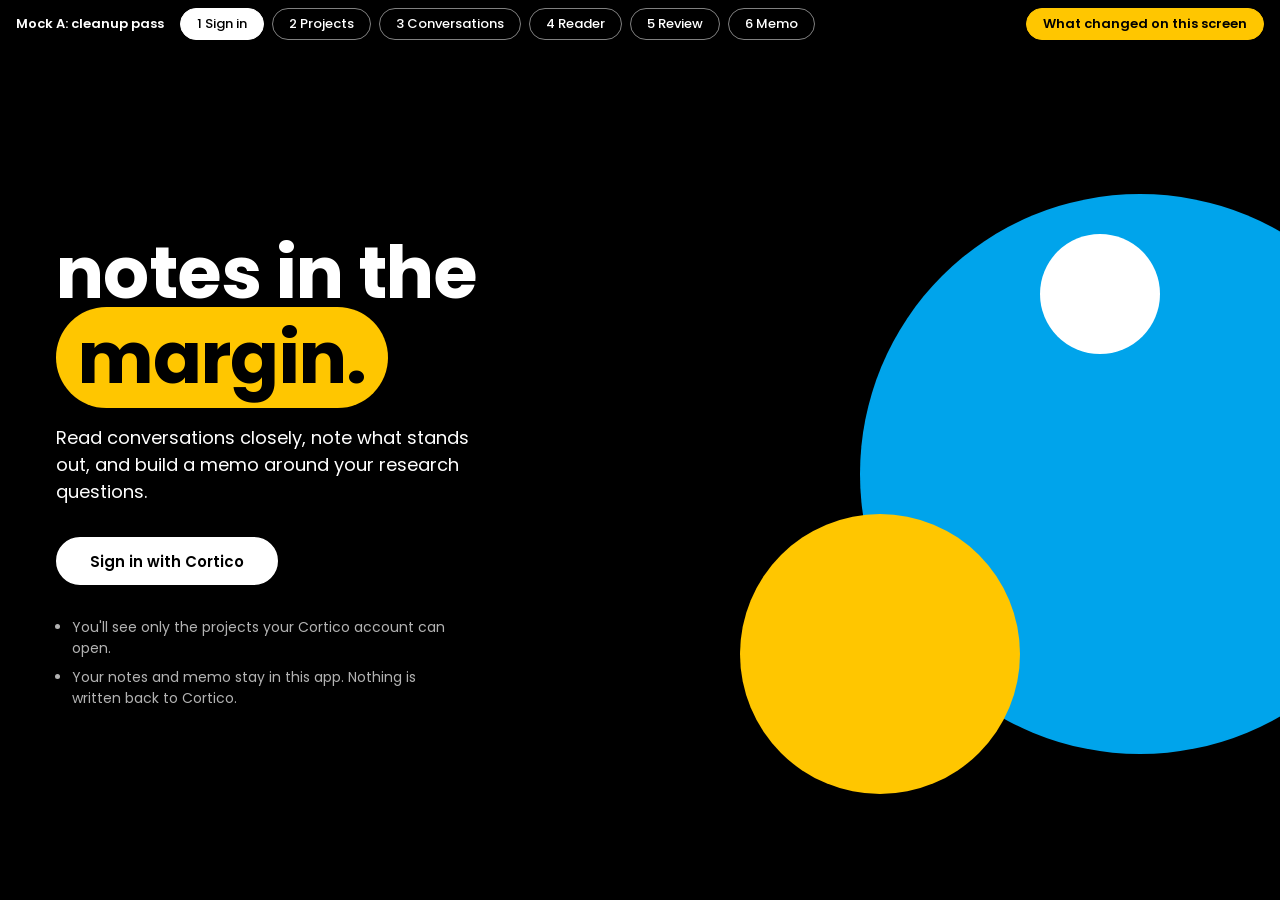
<file: mocks/mock-a-cleanup-cortico.html>
<!doctype html>
<html lang="en">
<head>
<meta charset="utf-8">
<meta name="viewport" content="width=device-width, initial-scale=1">
<title>Notes in the Margin, mock A</title>
<meta name="color-scheme" content="light">
<link rel="preconnect" href="https://fonts.googleapis.com">
<link rel="preconnect" href="https://fonts.gstatic.com" crossorigin>
<link href="https://fonts.googleapis.com/css2?family=Poppins:wght@400;500;600;700&display=swap" rel="stylesheet">
<style>
/* Cortico brand book v08.2026: three primaries, five accents, four greys. Poppins only. */
:root{
  --black:#000000; --white:#FFFFFF; --blue:#00A4EB;
  --yellow:#FFC600; --orange:#FF8200; --pink:#FF808B; --red:#FF423A; --green:#007A33;
  --g1:#E6E6E6; --g2:#B3B3B3; --g3:#808080; --g4:#333333;
  --proto-h:48px;
  --ease:cubic-bezier(.4,0,.2,1);
  --font:"Poppins",system-ui,sans-serif;
}
*{box-sizing:border-box}
html,body{margin:0}
body{background:var(--white);color:var(--black);font:400 15px/1.5 var(--font);-webkit-font-smoothing:antialiased}
button,input,select,textarea{font:inherit;color:inherit}
button{cursor:pointer}
h1,h2,h3{text-align:left}
/* #00A4EB alone is 2.8:1 on white, so the brand's blue ring sits on a black inner ring */
:focus-visible{outline:2px solid var(--blue);outline-offset:2px;box-shadow:0 0 0 2px var(--black)}
.proto :focus-visible,.drawer :focus-visible,.signin :focus-visible{box-shadow:none}
a{color:var(--black);text-decoration:underline;text-decoration-color:var(--blue);text-decoration-thickness:2px;text-underline-offset:3px;transition:text-decoration-color 160ms var(--ease)}
a:hover{text-decoration-color:var(--black)}
.ico{width:1em;height:1em;flex:none;fill:none;stroke:currentColor;stroke-width:2;stroke-linecap:round;stroke-linejoin:round;vertical-align:-.125em}
.eyebrow,.sections h2,.rqs h2,.qside h2{font-size:12px;font-weight:600;letter-spacing:.12em;color:var(--black);margin:0 0 16px}

/* prototype chrome, not part of the app */
.proto{position:sticky;top:0;z-index:50;height:var(--proto-h);background:var(--black);color:var(--white);display:flex;flex-wrap:nowrap;gap:8px;align-items:center;padding:0 16px;font-size:13px;overflow-x:auto;scrollbar-width:none}
.proto::-webkit-scrollbar{display:none}
.proto strong{margin-right:8px;font-weight:600;white-space:nowrap}
.proto button{flex:none;height:32px;background:transparent;border:1px solid var(--g3);color:var(--white);border-radius:999px;padding:0 16px;font-weight:500;white-space:nowrap;transition:background 160ms var(--ease),color 160ms var(--ease),border-color 160ms var(--ease),transform 80ms}
.proto button:hover{border-color:var(--white)}
.proto button:active{transform:scale(.98)}
.proto button[aria-current="true"]{background:var(--white);color:var(--black);border-color:var(--white)}
.proto .spacer{flex:1;min-width:8px}
.proto .notes-toggle{background:var(--yellow);color:var(--black);border-color:var(--yellow);font-weight:600}
.proto .notes-toggle:hover{background:var(--white);border-color:var(--white)}

.screen{display:none}
.screen.on{display:block}

/* app shell */
.appbar{background:var(--white);border-bottom:2px solid var(--black);display:flex;align-items:center;gap:24px;padding:0 32px;height:64px}
.brand{font-weight:700;font-size:16px;white-space:nowrap}
.bundle{display:flex;align-items:center;gap:8px;height:36px;border:2px solid var(--black);border-radius:999px;padding:0 16px;background:var(--white);font-size:13px;white-space:nowrap;transition:background 160ms var(--ease),color 160ms var(--ease),transform 80ms}
.bundle:hover{background:var(--black);color:var(--white)}
.bundle:active{transform:scale(.98)}
.bundle b{font-weight:600}
.nav{display:flex;gap:4px}
.nav a{text-decoration:none;color:var(--black);height:36px;display:inline-flex;align-items:center;padding:0 16px;border-radius:999px;font-weight:500;transition:background 160ms var(--ease),transform 80ms}
.nav a:hover{background:var(--g1)}
.nav a:active{transform:scale(.98)}
.nav a[aria-current="page"]{color:var(--white);background:var(--black);font-weight:600}
.appbar .grow{flex:1}
.avatar{flex:none;width:32px;height:32px;border-radius:50%;background:var(--blue);color:var(--black);display:grid;place-items:center;font-size:12px;font-weight:600}

/* buttons: full pills, hover darkens fills, outlined inverts to black, press scales to 98% */
.btn{display:inline-flex;align-items:center;justify-content:center;gap:8px;height:40px;padding:0 24px;border-radius:999px;border:2px solid var(--black);background:transparent;color:var(--black);font-weight:600;font-size:14px;line-height:1;white-space:nowrap;transition:background 160ms var(--ease),color 160ms var(--ease),border-color 160ms var(--ease),opacity 160ms var(--ease),transform 80ms}
.btn:hover{background:var(--black);color:var(--white)}
.btn:active{transform:scale(.98)}
.btn.primary{background:var(--black);color:var(--white)}
.btn.primary:hover{background:var(--g4);border-color:var(--g4)}
.btn.quiet{border-color:transparent;background:transparent;color:var(--black);padding:0 16px}
.btn.quiet:hover{background:transparent;color:var(--black);opacity:.7}
.btn.sm{height:32px;padding:0 16px;font-size:13px}
.btn.quiet.sm{padding:0 8px}
.btn.link{height:auto;padding:0;border:0;font-weight:500;font-size:13px;text-decoration:underline;text-decoration-color:var(--blue);text-decoration-thickness:2px;text-underline-offset:3px}
.btn.link:hover{opacity:1;text-decoration-color:var(--black)}
.btn:disabled,.btn:disabled:hover{background:var(--g1);border-color:var(--g1);color:var(--g4);cursor:default;transform:none}

/* sign in: a black field with layered flat circles */
.signin{position:relative;overflow:hidden;background:var(--black);color:var(--white);min-height:calc(100vh - var(--proto-h));display:flex;align-items:center;padding:56px}
.signin .c{position:absolute;border-radius:50%;pointer-events:none}
.signin .c1{width:560px;height:560px;right:-140px;top:50%;margin-top:-280px;background:var(--blue)}
.signin .c2{width:280px;height:280px;right:260px;top:50%;margin-top:40px;background:var(--yellow)}
.signin .c3{width:120px;height:120px;right:120px;top:50%;margin-top:-240px;background:var(--white)}
.signin-card{position:relative;z-index:1;max-width:520px;width:100%}
.signin-card h1{font-weight:700;font-size:clamp(40px,7vw,72px);line-height:1.18;letter-spacing:-.01em;margin:0 0 24px}
.pill{display:inline;border-radius:999px;padding:0 .3em;-webkit-box-decoration-break:clone;box-decoration-break:clone}
.pill.y{background:var(--yellow);color:var(--black)}
.signin-card p{font-size:18px;line-height:1.5;margin:0 0 32px;max-width:40ch}
.signin-card .btn{height:48px;padding:0 32px;font-size:15px;background:var(--white);border-color:var(--white);color:var(--black)}
.signin-card .btn:hover{background:var(--g1);border-color:var(--g1)}
.signin-card ul{color:var(--g2);font-size:14px;padding-left:16px;margin:32px 0 0;max-width:44ch}
.signin-card li{margin-bottom:8px}

/* project picker */
.wrap{max-width:880px;margin:0 auto;padding:56px 32px 96px}
.wrap.wide{max-width:1040px}
.wrap h1,.review h1{font-weight:700;font-size:clamp(28px,4vw,40px);line-height:1.1;letter-spacing:-.005em;margin:0 0 16px}
.lede{color:var(--g4);font-size:16px;margin:0 0 32px;max-width:60ch}
.orgline{display:flex;gap:16px;align-items:center;margin-bottom:24px;flex-wrap:wrap}
.orgline select,.review select{appearance:none;-webkit-appearance:none;height:40px;border:2px solid var(--black);border-radius:999px;padding:0 40px 0 16px;background:var(--white) url("data:image/svg+xml,%3Csvg xmlns='http://www.w3.org/2000/svg' width='16' height='16' viewBox='0 0 24 24' fill='none' stroke='%23000' stroke-width='2' stroke-linecap='round' stroke-linejoin='round'%3E%3Cpath d='m6 9 6 6 6-6'/%3E%3C/svg%3E") no-repeat right 16px center;font-weight:500;max-width:100%}
.search{flex:1;min-width:200px;height:40px;border:2px solid var(--black);border-radius:999px;padding:0 16px 0 40px;background:var(--white) url("data:image/svg+xml,%3Csvg xmlns='http://www.w3.org/2000/svg' width='16' height='16' viewBox='0 0 24 24' fill='none' stroke='%23000' stroke-width='2' stroke-linecap='round' stroke-linejoin='round'%3E%3Ccircle cx='11' cy='11' r='8'/%3E%3Cpath d='m21 21-4.3-4.3'/%3E%3C/svg%3E") no-repeat 16px center}
.search::placeholder,textarea::placeholder{color:var(--g4)}
.plist{border-top:2px solid var(--black)}
.prow{display:grid;grid-template-columns:24px 1fr auto;gap:16px;align-items:center;padding:16px 0;border-bottom:1px solid var(--g1);cursor:pointer;transition:background 160ms var(--ease)}
.prow:hover{background:var(--g1)}
.prow input{width:20px;height:20px;margin:0;accent-color:var(--black)}
.prow .name{font-weight:600}
.prow .meta{color:var(--g4);font-size:13px}
.prow .count{color:var(--g4);font-size:13px;text-align:right}
.selbar{position:sticky;bottom:0;margin-top:24px;background:var(--white);border-top:2px solid var(--black);padding:16px 0;display:flex;align-items:center;gap:16px;flex-wrap:wrap}
.selbar .grow{flex:1;color:var(--black);font-weight:500}

/* library */
.filters{display:flex;gap:8px;flex-wrap:wrap;margin-bottom:24px}
.chip{height:32px;border:2px solid var(--black);background:var(--white);border-radius:999px;padding:0 16px;font-size:13px;font-weight:500;transition:background 160ms var(--ease),color 160ms var(--ease),transform 80ms}
.chip:hover{background:var(--g1)}
.chip:active{transform:scale(.98)}
.chip[aria-pressed="true"]{background:var(--black);color:var(--white);font-weight:600}
table{width:100%;border-collapse:collapse;background:var(--white)}
th{font-size:12px;font-weight:600;letter-spacing:.12em;color:var(--black);text-align:left;padding:8px 16px 8px 0;border-bottom:2px solid var(--black)}
td{padding:16px 16px 16px 0;border-bottom:1px solid var(--g1);vertical-align:top}
tr.click{transition:background 160ms var(--ease)}
tr.click:hover td{background:var(--g1);cursor:pointer}
td:first-child,th:first-child{padding-left:8px}
td .t{font-weight:600}
td .sub{color:var(--g4);font-size:13px}
.status{display:inline-flex;align-items:center;gap:8px;height:28px;font-size:12px;font-weight:600;padding:0 14px;border-radius:999px;white-space:nowrap}
.s-new{background:var(--white);color:var(--black);box-shadow:inset 0 0 0 1px var(--g3)}
.s-read{background:var(--blue);color:var(--black)}
.s-done{background:var(--green);color:var(--white)}
.s-wait{background:var(--white);color:var(--black);box-shadow:inset 0 0 0 2px var(--orange)}
.s-wait::before{content:"";width:8px;height:8px;border-radius:50%;background:var(--orange)}

/* reader */
.reader{display:grid;grid-template-columns:224px minmax(0,1fr) 248px;max-width:1240px;margin:0 auto}
.sections{padding:32px 24px;position:sticky;top:var(--proto-h);align-self:start}
.sections ol{list-style:none;margin:0;padding:0;border-left:2px solid var(--g1)}
.sections li{padding:8px 0 8px 16px;margin-left:-2px;border-left:4px solid transparent;font-size:13px;color:var(--g4)}
.sections li.done{color:var(--black)}
.sections li.here{border-left-color:var(--blue);color:var(--black);font-weight:600}
.sections li small{display:block;color:var(--g4);font-weight:400;font-size:12px}
.sections .hint{font-size:12px;color:var(--g4);margin-top:16px}
.page{background:var(--white);border-left:1px solid var(--g1);border-right:1px solid var(--g1);min-height:calc(100vh - var(--proto-h) - 66px);padding:32px 0 56px}
.conv-head{padding:0 56px 24px;border-bottom:2px solid var(--black);display:flex;gap:16px;align-items:flex-start}
.conv-head h1{font-weight:700;font-size:28px;margin:0 0 4px;line-height:1.15}
.conv-head .sub{color:var(--g4);font-size:13px}
.conv-head .grow{flex:1;min-width:0}
.audio{display:flex;align-items:center;gap:16px;margin:24px 56px 0;padding:8px 8px 8px 8px;background:var(--g1);border-radius:999px;font-size:13px;color:var(--black);font-variant-numeric:tabular-nums}
.audio .play{flex:none;width:32px;height:32px;border-radius:50%;border:0;background:var(--black);color:var(--white);display:grid;place-items:center;font-size:14px;transition:background 160ms var(--ease),transform 80ms}
.audio .play:hover{background:var(--g4)}
.audio .play:active{transform:scale(.98)}
.audio .bar{flex:1;height:4px;background:var(--white);position:relative}
.audio .bar::after{content:"";position:absolute;left:0;top:0;bottom:0;width:31%;background:var(--black)}
.audio .bar::before{content:"";position:absolute;left:31%;top:50%;width:12px;height:12px;margin:-6px 0 0 -6px;border-radius:50%;background:var(--blue);z-index:1}
.secdiv{margin:32px 56px 8px;font-size:12px;letter-spacing:.12em;color:var(--black);font-weight:600;display:flex;gap:16px;align-items:center}
.secdiv::after{content:"";flex:1;height:2px;background:var(--black)}
.secdiv.unmarked{color:var(--g4)}
.secdiv.unmarked::after{height:1px;background:var(--g2)}
.secdiv.unmarked span{font-weight:400;letter-spacing:0}
.turn{display:grid;grid-template-columns:minmax(0,1fr) 208px;gap:24px;padding:16px 0 8px 56px}
.turn .who{font-size:13px;font-weight:600;margin-bottom:4px}
.turn .who span{color:var(--g4);font-weight:400;margin-left:4px;font-variant-numeric:tabular-nums}
.turn p{font-size:17px;line-height:1.7;margin:0;max-width:62ch}
/* highlight motif: a yellow pill wraps the phrase. Starred adds a black ring, a star and heavier weight. */
mark{background:var(--yellow);color:var(--black);border-radius:999px;padding:1px .3em;-webkit-box-decoration-break:clone;box-decoration-break:clone;cursor:pointer;transition:box-shadow 160ms var(--ease)}
mark:hover{box-shadow:inset 0 -3px 0 var(--black)}
mark.star{box-shadow:inset 0 0 0 2px var(--black);font-weight:500}
mark.star::before{content:"";display:inline-block;width:.85em;height:.85em;margin-right:.3em;vertical-align:-.08em;background:var(--black);-webkit-mask:url("data:image/svg+xml,%3Csvg xmlns='http://www.w3.org/2000/svg' viewBox='0 0 24 24' fill='none' stroke='%23000' stroke-width='2.4' stroke-linecap='round' stroke-linejoin='round'%3E%3Cpolygon points='12 2 15.09 8.26 22 9.27 17 14.14 18.18 21.02 12 17.77 5.82 21.02 7 14.14 2 9.27 8.91 8.26 12 2'/%3E%3C/svg%3E") center/contain no-repeat;mask:url("data:image/svg+xml,%3Csvg xmlns='http://www.w3.org/2000/svg' viewBox='0 0 24 24' fill='none' stroke='%23000' stroke-width='2.4' stroke-linecap='round' stroke-linejoin='round'%3E%3Cpolygon points='12 2 15.09 8.26 22 9.27 17 14.14 18.18 21.02 12 17.77 5.82 21.02 7 14.14 2 9.27 8.91 8.26 12 2'/%3E%3C/svg%3E") center/contain no-repeat}
.margin{font-size:13px;color:var(--g4);border-left:4px solid var(--yellow);padding:2px 0 2px 16px;align-self:start;margin:28px 24px 0 0}
.margin b{color:var(--black);font-weight:600;display:flex;gap:8px;align-items:center}
.margin.empty{border:0}
.endcard{margin:56px 56px 0;padding:24px 32px;display:flex;gap:16px;align-items:center;background:var(--blue);color:var(--black);flex-wrap:wrap}
.endcard p{margin:0;flex:1;min-width:220px;font-size:16px}
.rqs{padding:32px 24px;position:sticky;top:var(--proto-h);align-self:start}
.rqs ul{list-style:none;padding:0;margin:0;border-top:2px solid var(--black)}
.rqs li{font-size:13px;padding:8px 0;border-bottom:1px solid var(--g1)}
.rqs .edit{font-size:12px;color:var(--g4);margin:8px 0 0}
.rqs h2.next{margin-top:32px}
.rqs .count-note{font-size:13px;color:var(--g4);margin:0}
.popover{position:absolute;z-index:20;background:var(--white);border:2px solid var(--black);padding:16px;width:300px;max-width:calc(100vw - 32px)}
.popover textarea{width:100%;border:2px solid var(--black);border-radius:0;padding:8px;min-height:64px;resize:vertical;background:var(--white)}
.popover .row{display:flex;gap:8px;justify-content:flex-end;margin-top:8px;align-items:center}
.popover .row label{margin-right:auto;font-size:13px;color:var(--black);display:flex;gap:8px;align-items:center}
.popover input[type=checkbox]{width:18px;height:18px;margin:0;accent-color:var(--black)}

/* reflect sheet */
.sheet{position:fixed;right:24px;bottom:24px;width:384px;max-width:calc(100vw - 32px);background:var(--white);border:2px solid var(--black);padding:24px;z-index:30;display:none}
.sheet.on{display:block}
.sheet h2{font-weight:700;font-size:22px;line-height:1.15;margin:0 0 8px}
.sheet .sub{color:var(--g4);font-size:13px;margin:0 0 16px}
.prompts{margin:0 0 16px;padding-left:20px;font-size:14px;color:var(--black)}
.prompts li{margin-bottom:4px}
.rec{display:flex;align-items:center;gap:16px;padding:8px 16px;border-radius:999px;background:var(--g1)}
.rec .dot{flex:none;width:12px;height:12px;border-radius:50%;background:var(--red)}
.rec .time{font-variant-numeric:tabular-nums;font-weight:600}
.rec .level{flex:1;height:18px;display:flex;gap:2px;align-items:center;overflow:hidden}
.rec .level i{display:block;width:3px;flex:none;background:var(--black);border-radius:999px}
.rec .of{color:var(--g4);font-size:13px;white-space:nowrap}
.sheet .actions{display:flex;gap:8px;justify-content:flex-end;margin-top:16px;flex-wrap:wrap}

/* review */
.review{max-width:1100px;margin:0 auto;padding:56px 32px 120px}
.review .lede{margin-bottom:32px}
.rgrid{display:grid;grid-template-columns:minmax(0,5fr) minmax(0,7fr);gap:32px}
.panel{border-top:2px solid var(--black);padding:16px 0 0}
.panel h2{font-size:20px;font-weight:700;line-height:1.2;margin:0 0 16px}
.said{font-size:16px;line-height:1.7;color:var(--black)}
.said .sub{font-size:13px;color:var(--g4)}
.said p{margin:8px 0 8px}
.sugg{border-top:2px solid var(--black);border-left:4px solid var(--blue);padding:16px 16px 16px 24px;margin-bottom:16px;background:var(--white);transition:background 160ms var(--ease),border-color 160ms var(--ease)}
.sugg.kept{border-left-color:var(--green)}
.sugg.kept .rq::before{content:"";display:inline-block;width:14px;height:14px;margin-right:8px;vertical-align:-2px;background:var(--green);-webkit-mask:url("data:image/svg+xml,%3Csvg xmlns='http://www.w3.org/2000/svg' viewBox='0 0 24 24' fill='none' stroke='%23000' stroke-width='3' stroke-linecap='round' stroke-linejoin='round'%3E%3Cpath d='M20 6 9 17l-5-5'/%3E%3C/svg%3E") center/contain no-repeat;mask:url("data:image/svg+xml,%3Csvg xmlns='http://www.w3.org/2000/svg' viewBox='0 0 24 24' fill='none' stroke='%23000' stroke-width='3' stroke-linecap='round' stroke-linejoin='round'%3E%3Cpath d='M20 6 9 17l-5-5'/%3E%3C/svg%3E") center/contain no-repeat}
.sugg.kept [data-keep]{background:var(--green);border-color:var(--green);color:var(--white)}
.sugg.skipped{background:var(--g1);border-top-color:var(--g2);border-left-color:var(--g2);color:var(--g4)}
.sugg.skipped .insight{text-decoration:line-through;text-decoration-thickness:1px}
.sugg.skipped blockquote{border-left-color:var(--g2)}
.sugg .rq{font-size:12px;letter-spacing:.12em;color:var(--black);font-weight:600;display:flex;align-items:center;flex-wrap:wrap;gap:8px}
.sugg .insight{font-size:18px;font-weight:500;line-height:1.35;margin:8px 0 16px}
.sugg blockquote,.entry blockquote{margin:0 0 8px;padding:4px 0 4px 16px;border-left:4px solid var(--yellow);font-size:14px;line-height:1.5}
.sugg blockquote.ai{border-left-color:var(--blue)}
.sugg blockquote .src{display:block;color:var(--g4);font-size:12px;margin-top:2px}
.sugg .why{font-size:13px;color:var(--g4)}
.fit{display:inline-flex;align-items:center;height:24px;font-size:12px;letter-spacing:0;padding:0 12px;border-radius:999px;background:var(--blue);color:var(--black);font-weight:600}
.sugg .acts{display:flex;gap:8px;margin-top:16px;flex-wrap:wrap}
.review .panel.unusedp{margin-top:8px}
.review .panel.unusedp p{margin:0 0 16px;font-size:14px}
.review select{height:36px;font-size:13px}
.stickyfoot{position:fixed;left:0;right:0;bottom:0;background:var(--white);border-top:2px solid var(--black);padding:16px 32px;display:flex;gap:8px 16px;align-items:center;justify-content:flex-end;z-index:10;flex-wrap:wrap}
.stickyfoot .grow{flex:1;color:var(--black);font-weight:500;max-width:1036px;margin:0 auto;min-width:140px}
.toast{position:fixed;left:50%;bottom:96px;transform:translateX(-50%);background:var(--black);color:var(--white);padding:16px 24px;display:none;gap:16px;align-items:center;z-index:60;max-width:calc(100vw - 32px);white-space:nowrap}
.toast.on{display:flex}
.toast a{color:var(--yellow);text-decoration-color:var(--yellow);font-weight:600}

/* memo */
.memo{display:grid;grid-template-columns:264px minmax(0,1fr);max-width:1140px;margin:0 auto;gap:56px;padding:56px 32px 96px}
.qside ul{list-style:none;padding:0;margin:0 0 16px}
.qside li{margin-bottom:4px}
.qside li button{width:100%;min-height:40px;text-align:left;border:0;background:transparent;padding:8px 16px;border-radius:999px;display:flex;gap:8px;align-items:baseline;font-weight:500;transition:background 160ms var(--ease),transform 80ms}
.qside li button:hover{background:var(--g1)}
.qside li button:active{transform:scale(.98)}
.qside li button[aria-current="true"]{background:var(--black);color:var(--white);font-weight:600}
.qside li button[aria-current="true"] .n{color:var(--g2)}
.qside li button.unfit{color:var(--g4)}
.qside li .n{margin-left:auto;color:var(--g4);font-size:13px;font-variant-numeric:tabular-nums}
.qside .focusnote{font-size:12px;color:var(--g4);padding:0 16px;margin:0 0 8px}
.qside h2.next{margin-top:32px}
.listen{background:var(--g1);padding:16px}
.listen .t{font-size:14px;font-weight:600}
.listen .d{font-size:13px;color:var(--g4);margin-top:4px}
.listen .acts{margin-top:16px;display:flex;gap:8px;flex-wrap:wrap}
.memo main h1{font-weight:700;font-size:clamp(28px,4vw,40px);line-height:1.1;margin:0}
.memo .rqtext{color:var(--g4);margin:8px 0 0;display:flex;gap:8px;align-items:center;flex-wrap:wrap}
.tabs{display:flex;gap:24px;border-bottom:1px solid var(--g2);margin:24px 0 0}
.tabs button{border:0;background:transparent;padding:8px 0 12px;color:var(--g4);font-weight:500;border-bottom:4px solid transparent;margin-bottom:-1px;transition:color 160ms var(--ease),border-color 160ms var(--ease)}
.tabs button:hover{color:var(--black)}
.tabs button[aria-selected="true"]{color:var(--black);font-weight:600;border-bottom-color:var(--blue)}
.entry{border-bottom:1px solid var(--g1);padding:24px 0}
.entry .insight{font-size:18px;font-weight:500;line-height:1.35;margin:0 0 16px}
.entry .desc{color:var(--g4);font-size:14px}
.entry .foot{display:flex;gap:8px 16px;align-items:center;font-size:13px;color:var(--g4);margin-top:16px;flex-wrap:wrap}
.entry .foot .grow{flex:1}
.entry.suggested{border-left:4px solid var(--blue);padding-left:24px;border-bottom-color:var(--g1)}
.tag{display:inline-flex;align-items:center;height:28px;font-size:12px;font-weight:600;padding:0 14px;border-radius:999px;background:var(--g1);color:var(--black)}
.more{width:32px;height:32px;border:0;background:transparent;color:var(--black);font-size:18px;line-height:1;border-radius:50%;display:grid;place-items:center;transition:background 160ms var(--ease),transform 80ms}
.more:hover{background:var(--g1)}
.more:active{transform:scale(.98)}
.unused{background:var(--g1);padding:16px 24px;color:var(--black);font-size:14px;margin-top:24px}
.unused b{font-weight:600}
.btn.on{background:var(--black);color:var(--white)}
.btn.on:hover{background:var(--g4);border-color:var(--g4)}
.suggest-btn{margin-top:16px}

/* design notes drawer */
.drawer{position:fixed;top:var(--proto-h);right:0;bottom:0;width:340px;max-width:100vw;background:var(--black);color:var(--white);padding:24px;overflow:auto;z-index:45;transform:translateX(100%);visibility:hidden;transition:transform 200ms var(--ease),visibility 0s linear 200ms}
.drawer.on{transform:none;visibility:visible;transition:transform 200ms var(--ease),visibility 0s}
.drawer h2{font-size:20px;font-weight:700;margin:0 0 8px}
.drawer p.sub{color:var(--g2);font-size:13px;margin:0 0 16px}
.drawer ul{padding-left:16px;margin:0;font-size:14px}
.drawer li{margin-bottom:16px}
.drawer li em{color:var(--g2);font-style:normal;display:block;font-size:12px;margin-top:2px}

@media (max-width:960px){
  .reader{grid-template-columns:1fr}
  .sections,.rqs{position:static;padding:24px 16px}
  .page{border:0;border-top:1px solid var(--g1)}
  .turn{grid-template-columns:1fr;gap:0;padding:8px 16px}
  .conv-head,.audio,.secdiv,.endcard{margin-left:16px;margin-right:16px}
  .conv-head{padding:0 0 16px;flex-wrap:wrap}
  .margin{margin:8px 0 0}
  .margin.empty{display:none}
  .rgrid,.memo{grid-template-columns:1fr}
  .memo{gap:32px}
  .appbar{gap:16px;padding:0 16px;overflow-x:auto}
  .bundle{display:none}
}
@media (max-width:640px){
  .signin{padding:32px 16px 240px;align-items:flex-start}
  .signin .c1{width:280px;height:280px;right:-80px;top:auto;bottom:-60px;margin-top:0}
  .signin .c2{width:140px;height:140px;right:150px;top:auto;bottom:24px;margin-top:0}
  .signin .c3{width:64px;height:64px;right:40px;top:auto;bottom:176px;margin-top:0}
  .wrap,.review,.memo{padding:32px 16px 96px}
  .review{padding-bottom:160px}
  .appbar{height:auto;flex-wrap:wrap;gap:8px 16px;padding:8px 16px;overflow:visible}
  .appbar .avatar{order:2}
  .appbar .grow{order:1}
  .appbar .nav{order:3;flex-basis:100%;margin-left:-12px}
  .brand{font-size:14px}
  .nav a{padding:0 12px;font-size:14px}
  .prow{grid-template-columns:24px 1fr;padding:16px 8px}
  .prow .count{grid-column:2;text-align:left;margin-top:-8px}
  table,thead,tbody,tr,td{display:block}
  thead{position:absolute;width:1px;height:1px;overflow:hidden;clip:rect(0 0 0 0)}
  tr.click{border-bottom:1px solid var(--g1);padding:16px 8px}
  tr.click td{border:0;padding:0 0 4px;font-size:13px;color:var(--g4)}
  tr.click td:first-child{padding-left:0;color:var(--black);font-size:15px}
  tr.click td:last-child{padding-top:8px}
  tr.click:hover td{background:transparent}
  tr.click:hover{background:var(--g1)}
  .endcard{padding:24px 16px}
  .stickyfoot{padding:16px}
  .stickyfoot .grow{flex-basis:100%}
  .sheet{right:16px;bottom:16px;padding:16px}
}
@media (prefers-reduced-motion:reduce){*{transition:none!important}}
</style>
</head>
<body>

<div class="proto" role="navigation" aria-label="Mock screens">
  <strong>Mock A: cleanup pass</strong>
  <button data-go="signin">1 Sign in</button>
  <button data-go="projects">2 Projects</button>
  <button data-go="library">3 Conversations</button>
  <button data-go="reader">4 Reader</button>
  <button data-go="review">5 Review</button>
  <button data-go="memo">6 Memo</button>
  <span class="spacer"></span>
  <button class="notes-toggle" id="notesBtn" aria-expanded="false">What changed on this screen</button>
</div>

<!-- 1 SIGN IN -->
<section class="screen" id="signin" data-notes="signin">
  <div class="signin">
    <span class="c c1" aria-hidden="true"></span>
    <span class="c c2" aria-hidden="true"></span>
    <span class="c c3" aria-hidden="true"></span>
    <div class="signin-card">
      <h1>notes in the <span class="pill y">margin.</span></h1>
      <p>Read conversations closely, note what stands out, and build a memo around your research questions.</p>
      <button class="btn primary" data-go="projects">Sign in with Cortico</button>
      <ul>
        <li>You'll see only the projects your Cortico account can open.</li>
        <li>Your notes and memo stay in this app. Nothing is written back to Cortico.</li>
      </ul>
    </div>
  </div>
</section>

<!-- 2 PROJECTS -->
<section class="screen" id="projects" data-notes="projects">
  <div class="appbar">
    <span class="brand">Notes in the Margin</span>
    <span class="grow"></span>
    <span class="avatar" title="Signed in as Harrison">HS</span>
  </div>
  <div class="wrap">
    <h1>choose what you'll listen to.</h1>
    <p class="lede">Pick one project, or several to read across them together. You can change this any time from the top bar.</p>
    <div class="orgline">
      <select aria-label="Organization">
        <option>American Conversation Project</option>
        <option>Real Talk for Change</option>
      </select>
      <input class="search" type="search" placeholder="Search projects" aria-label="Search projects">
    </div>
    <div class="plist" id="plist">
      <label class="prow"><input type="checkbox" checked><span><span class="name">Main Street listening circles</span><br><span class="meta">Conversation guide: Belonging and trust, v3</span></span><span class="count">42 conversations</span></label>
      <label class="prow"><input type="checkbox" checked><span><span class="name">Rural libraries series</span><br><span class="meta">Conversation guide: Belonging and trust, v3</span></span><span class="count">18 conversations</span></label>
      <label class="prow"><input type="checkbox"><span><span class="name">Veterans coming home</span><br><span class="meta">Conversation guide: Service and return</span></span><span class="count">27 conversations</span></label>
      <label class="prow"><input type="checkbox" checked><span><span class="name">Faith communities pilot</span><br><span class="meta">Conversation guide: Belonging and trust, v2</span></span><span class="count">11 conversations</span></label>
      <label class="prow"><input type="checkbox"><span><span class="name">Youth voices, summer cohort</span><br><span class="meta">No conversation guide</span></span><span class="count">35 conversations</span></label>
    </div>
    <div class="selbar">
      <span class="grow" id="selcount">3 projects, 71 conversations</span>
      <button class="btn primary" data-go="library">Open conversations</button>
    </div>
  </div>
</section>

<!-- shared top bar is repeated per screen for a static mock -->
<template id="appbarTpl">
  <div class="appbar">
    <span class="brand">Notes in the Margin</span>
    <button class="bundle" data-go="projects" title="Change projects"><b>3 projects</b> in American Conversation Project</button>
    <nav class="nav">
      <a href="#" data-go="library" data-nav="library">Conversations</a>
      <a href="#" data-go="memo" data-nav="memo">Memo</a>
    </nav>
    <span class="grow"></span>
    <span class="avatar" title="Signed in as Harrison">HS</span>
  </div>
</template>

<!-- 3 LIBRARY -->
<section class="screen" id="library" data-notes="library">
  <div data-appbar="library"></div>
  <div class="wrap wide">
    <h1>conversations.</h1>
    <p class="lede">71 conversations across Main Street listening circles, Rural libraries series and Faith communities pilot.</p>
    <div class="orgline">
      <input class="search" type="search" placeholder="Search titles, places, or speakers" aria-label="Search conversations">
    </div>
    <div class="filters" role="group" aria-label="Filter by status">
      <button class="chip" aria-pressed="true">All</button>
      <button class="chip" aria-pressed="false">Not started (58)</button>
      <button class="chip" aria-pressed="false">In progress (6)</button>
      <button class="chip" aria-pressed="false">Needs review (2)</button>
      <button class="chip" aria-pressed="false">Reflected (5)</button>
    </div>
    <table>
      <thead><tr><th>conversation</th><th>project</th><th>length</th><th>your progress</th></tr></thead>
      <tbody>
        <tr class="click" data-go="reader"><td><div class="t">Library board neighbors, Cedar Falls</div><div class="sub">Oct 14, 2026, 6 participants</div></td><td>Rural libraries series</td><td>58 min</td><td><span class="status s-read">Reading, 31%</span></td></tr>
        <tr class="click" data-go="review"><td><div class="t">Thursday coffee group</div><div class="sub">Oct 9, 2026, 5 participants</div></td><td>Main Street listening circles</td><td>47 min</td><td><span class="status s-wait">Reflection needs review</span></td></tr>
        <tr class="click" data-go="reader"><td><div class="t">After the mill closed</div><div class="sub">Oct 2, 2026, 4 participants</div></td><td>Main Street listening circles</td><td>1 h 12 min</td><td><span class="status s-done">Reflected</span></td></tr>
        <tr class="click" data-go="reader"><td><div class="t">Sunday supper, St. Brigid's hall</div><div class="sub">Sep 28, 2026, 7 participants</div></td><td>Faith communities pilot</td><td>63 min</td><td><span class="status s-new">Not started</span></td></tr>
        <tr class="click" data-go="reader"><td><div class="t">Bookmobile volunteers</div><div class="sub">Sep 21, 2026, 3 participants</div></td><td>Rural libraries series</td><td>39 min</td><td><span class="status s-new">Not started</span></td></tr>
      </tbody>
    </table>
  </div>
</section>

<!-- 4 READER -->
<section class="screen" id="reader" data-notes="reader">
  <div data-appbar="library"></div>
  <div class="reader">
    <aside class="sections" aria-label="Conversation guide sections">
      <h2>guide sections</h2>
      <ol>
        <li class="done">Introductions<small>Starts at Ruth, 0:00</small></li>
        <li class="here">A place you feel known<small>Starts at Dale, 6:40</small></li>
        <li>When trust was broken<small><button class="btn link" id="markBtn">Mark where this starts</button></small></li>
        <li>What you'd change</li>
      </ol>
      <p class="hint">Marking sections is optional. It helps you jump around later.</p>
    </aside>

    <article class="page" id="page">
      <div class="conv-head">
        <div class="grow">
          <h1>Library board neighbors, Cedar Falls</h1>
          <div class="sub">Rural libraries series, Oct 14, 2026, 58 min</div>
        </div>
        <button class="btn primary" id="reflectBtn">Reflect</button>
      </div>
      <div class="audio"><button class="play" aria-label="Play"><svg class="ico" viewBox="0 0 24 24" aria-hidden="true"><polygon points="6 3 20 12 6 21 6 3"/></svg></button><span>18:02</span><span class="bar"></span><span>58:10</span><button class="btn quiet sm">1.5×</button></div>

      <div class="secdiv">A place you feel known</div>
      <div class="turn">
        <div><div class="who">Dale <span>6:40</span></div>
        <p>When I walk into the library, Marcy knows my name before I'm through the door. <mark class="star" data-note="1">She knows I'm going to ask about the seed catalog and she's already pulled it.</mark> That's not nothing. That's the only place in town that happens anymore.</p></div>
        <div class="margin"><b><svg class="ico" viewBox="0 0 24 24" aria-label="Starred" role="img"><polygon points="12 2 15.09 8.26 22 9.27 17 14.14 18.18 21.02 12 17.77 5.82 21.02 7 14.14 2 9.27 8.91 8.26 12 2"/></svg>Being known by name</b>Same phrasing as the coffee group. Recurring?</div>
      </div>
      <div class="turn">
        <div><div class="who">Ruth <span>7:12</span></div>
        <p>It used to be the bank, too. You'd go in and Gene would ask about your mother. <mark data-note="2">Now it's a screen and a phone number that goes to Omaha.</mark></p></div>
        <div class="margin"><b>Institutions moving away</b></div>
      </div>
      <div class="turn">
        <div><div class="who">Facilitator <span>7:40</span></div>
        <p>What does it feel like when that changes, when the person behind the counter isn't from here?</p></div>
        <div class="margin empty"></div>
      </div>
      <div class="turn">
        <div><div class="who">Marisol <span>8:05</span></div>
        <p>Honestly, it feels like they decided we weren't worth a person. I moved here eleven years ago and the library was how I met anyone. If they cut the hours again, I don't know where people like me would go.</p></div>
        <div class="margin empty"></div>
      </div>

      <div class="secdiv unmarked">When trust was broken <span>(not marked yet)</span></div>
      <div class="turn">
        <div><div class="who">Dale <span>14:22</span></div>
        <p>The board vote was the thing. They held it at two in the afternoon on a Tuesday. Who can come to that? Farmers can't. Anybody with a shift can't.</p></div>
        <div class="margin empty"></div>
      </div>

      <div class="endcard">
        <p><b>You've reached the end.</b> Record a few minutes on what stood out while it's fresh.</p>
        <button class="btn primary" data-open-reflect>Reflect on this conversation</button>
      </div>
    </article>

    <aside class="rqs" aria-label="Research questions">
      <h2>your research questions</h2>
      <ul>
        <li>How do people describe trust in local institutions?</li>
        <li>What does belonging to this community feel like?</li>
        <li>Where do people feel friction or disconnection?</li>
      </ul>
      <p class="edit">Edit these on the <a href="#" data-go="memo">Memo</a> page.</p>
      <h2 class="next">in this conversation</h2>
      <p class="count-note">2 highlights, 1 starred. Select any passage to highlight it. Click a highlight to star it.</p>
    </aside>
  </div>

  <div class="popover" id="popover" hidden>
    <textarea placeholder="Add a note (optional)" aria-label="Note"></textarea>
    <div class="row"><label><input type="checkbox"> Star</label><button class="btn quiet sm" id="popCancel">Cancel</button><button class="btn primary sm" id="popSave">Highlight</button></div>
  </div>

  <div class="sheet" id="sheet" role="dialog" aria-label="Record a reflection">
    <h2>reflect on this conversation.</h2>
    <p class="sub">Talk it through. You can keep reading while you record.</p>
    <ol class="prompts">
      <li>What surprised you?</li>
      <li>What connects to your research questions?</li>
      <li>What would you want to hear more about?</li>
    </ol>
    <div class="rec"><span class="dot"></span><span class="time">2:14</span><span class="level" id="level"></span><span class="of">of 20:00</span></div>
    <div class="actions">
      <button class="btn quiet" id="sheetCancel">Discard</button>
      <button class="btn">Pause</button>
      <button class="btn primary" data-go="review">Finish and review</button>
    </div>
  </div>
</section>

<!-- 5 REVIEW -->
<section class="screen" id="review" data-notes="review">
  <div data-appbar="library"></div>
  <div class="review">
    <h1>review your reflection.</h1>
    <p class="lede">Keep the connections that ring true, edit the ones that are close, and skip the rest. Only what you keep goes into your memo.</p>
    <div class="rgrid">
      <div class="panel">
        <h2>what you said.</h2>
        <div class="said"><div class="sub">Thursday coffee group, recorded Oct 9, 3:42</div>
        <p>The thing that keeps coming back is people saying someone "knows them." The library, the diner. It's less about the service and more about being recognized. And then the flip side, the board meeting at 2pm, that felt like the clearest example of trust breaking. Not a scandal, just a time nobody could make.</p>
        <button class="btn link">Fix transcription</button></div>
      </div>
      <div>
        <div class="sugg" data-s>
          <div class="rq">Belonging <span class="fit">Strong fit</span></div>
          <div class="insight">Belonging is described as being recognized by name, more than as access to services.</div>
          <blockquote>"Marcy knows my name before I'm through the door." <span class="src">Your highlight</span></blockquote>
          <div class="why">You said "it's less about the service and more about being recognized."</div>
          <div class="acts"><button class="btn sm" data-keep>Keep</button><button class="btn sm">Edit</button><button class="btn quiet sm" data-skip>Skip</button></div>
        </div>
        <div class="sugg" data-s>
          <div class="rq">Trust in local institutions <span class="fit">Strong fit</span></div>
          <div class="insight">Trust erodes through access decisions, like meeting times, not through scandal.</div>
          <blockquote class="ai">"They held it at two in the afternoon on a Tuesday. Who can come to that?" <span class="src">Suggested passage</span></blockquote>
          <div class="acts"><button class="btn sm" data-keep>Keep</button><button class="btn sm">Edit</button><button class="btn quiet sm" data-skip>Skip</button></div>
        </div>
        <div class="sugg" data-s>
          <div class="rq">Doesn't fit a question yet</div>
          <div class="insight">Diners and libraries play similar roles as places of recognition.</div>
          <div class="acts"><button class="btn sm" data-keep>Keep</button><button class="btn sm">Edit</button><button class="btn quiet sm" data-skip>Skip</button></div>
        </div>
        <div class="panel unusedp">
          <h2>starred passages not used above.</h2>
          <p>"Now it's a screen and a phone number that goes to Omaha."</p>
          <select aria-label="Add to research question"><option>Save for later</option><option>Add under Trust in local institutions</option><option>Add under Belonging</option></select>
        </div>
        <button class="btn quiet" style="margin-top:16px;padding-left:0"><svg class="ico" viewBox="0 0 24 24" aria-hidden="true"><path d="M5 12h14"/><path d="M12 5v14"/></svg>Add something the AI missed</button>
      </div>
    </div>
  </div>
  <div class="stickyfoot">
    <span class="grow" id="reviewCount">3 to decide</span>
    <button class="btn quiet" data-go="reader">Finish later</button>
    <button class="btn primary" id="fileBtn">Add 0 to memo</button>
  </div>
  <div class="toast" id="toast"><span>Added to your memo.</span><a href="#" data-go="memo">View memo</a></div>
</section>

<!-- 6 MEMO -->
<section class="screen" id="memo" data-notes="memo">
  <div data-appbar="memo"></div>
  <div class="memo">
    <aside class="qside">
      <h2>research questions</h2>
      <ul>
        <li><button aria-current="true">Trust in local institutions<span class="n">9</span></button></li>
        <li><button>Belonging<span class="n">12</span></button></li>
        <li><button>Friction and disconnection<span class="n">4</span></button></li>
        <li><button class="unfit">Doesn't fit a question yet<span class="n">3</span></button></li>
      </ul>
      <p class="focusnote">Focus 5 to 7 questions when you're ready to build a codebook.</p>
      <button class="btn quiet sm"><svg class="ico" viewBox="0 0 24 24" aria-hidden="true"><path d="M5 12h14"/><path d="M12 5v14"/></svg>Add a research question</button>
      <h2 class="next">listen next</h2>
      <div class="listen">
        <div class="t">Sunday supper, St. Brigid's hall</div>
        <div class="d">Others describe the parish hall the way Dale describes the library.</div>
        <div class="acts"><button class="btn primary sm" data-go="reader">Open</button><button class="btn quiet sm">Not useful</button></div>
      </div>
    </aside>
    <main>
      <h1>Trust in local institutions</h1>
      <p class="rqtext">How do people describe trust in local institutions? <button class="btn link">Edit</button></p>
      <div class="tabs" role="tablist">
        <button role="tab" aria-selected="true" data-tab="ins">Insights (9)</button>
        <button role="tab" aria-selected="false" data-tab="th">Themes (3)</button>
      </div>
      <div data-panel="ins">
        <div class="entry">
          <p class="insight">Trust erodes through access decisions, like meeting times, not through scandal.</p>
          <blockquote>"They held it at two in the afternoon on a Tuesday. Who can come to that?"</blockquote>
          <div class="foot"><a href="#" data-go="reader">Library board neighbors</a><span>Oct 14</span><span class="tag">Access and exclusion</span><span class="grow"></span><button class="more" aria-label="More actions"><svg class="ico" viewBox="0 0 24 24" aria-hidden="true"><circle cx="12" cy="12" r="1"/><circle cx="19" cy="12" r="1"/><circle cx="5" cy="12" r="1"/></svg></button></div>
        </div>
        <div class="entry">
          <p class="insight">When institutions centralize, people read it as a judgment that the town isn't worth a person.</p>
          <blockquote>"It feels like they decided we weren't worth a person."</blockquote>
          <blockquote>"Now it's a screen and a phone number that goes to Omaha."</blockquote>
          <div class="foot"><a href="#" data-go="reader">Library board neighbors</a><span>Oct 14</span><span class="tag">Institutions leaving</span><span class="grow"></span><button class="more" aria-label="More actions"><svg class="ico" viewBox="0 0 24 24" aria-hidden="true"><circle cx="12" cy="12" r="1"/><circle cx="19" cy="12" r="1"/><circle cx="5" cy="12" r="1"/></svg></button></div>
        </div>
        <div class="unused"><b>2 starred passages</b> from these conversations aren't in any insight yet. <a href="#">Review them</a></div>
      </div>
      <div data-panel="th" hidden>
        <div class="entry"><p class="insight">Access and exclusion</p><div class="desc">Decisions about when and where things happen that leave people out.</div><div class="foot"><span>4 insights</span><span class="grow"></span><button class="btn sm on"><svg class="ico" viewBox="0 0 24 24" aria-hidden="true"><polygon points="12 2 15.09 8.26 22 9.27 17 14.14 18.18 21.02 12 17.77 5.82 21.02 7 14.14 2 9.27 8.91 8.26 12 2"/></svg>In codebook</button></div></div>
        <div class="entry"><p class="insight">Institutions leaving</p><div class="desc">Local people replaced by remote systems.</div><div class="foot"><span>3 insights</span><span class="grow"></span><button class="btn sm"><svg class="ico" viewBox="0 0 24 24" aria-hidden="true"><polygon points="12 2 15.09 8.26 22 9.27 17 14.14 18.18 21.02 12 17.77 5.82 21.02 7 14.14 2 9.27 8.91 8.26 12 2"/></svg>Add to codebook</button></div></div>
        <div class="entry suggested"><p class="insight">Suggested: Volunteers as the last local layer</p><div class="desc">2 insights. Suggested by AI from your insights.</div><div class="foot"><span class="grow"></span><button class="btn sm">Keep</button><button class="btn quiet sm">Dismiss</button></div></div>
        <button class="btn quiet suggest-btn" style="padding-left:0">Suggest themes from these insights</button>
      </div>
    </main>
  </div>
</section>

<aside class="drawer" id="drawer" aria-label="What changed">
  <div id="drawerBody"></div>
</aside>

<script>
const NOTES = {
  signin:{t:"Sign in",s:"New screen. Today the app has no sign-in and every action runs as user 101.",i:[
    ["One button that sends people to Cortico's sign-in","Replaces the hard-coded user id and the local copy of Cortico's database."],
    ["Two plain lines on what access means","Answers the first question a researcher will have: will this change anything in Cortico?"]]},
  projects:{t:"Projects",s:"New screen. Today the app reads all 201 conversations with no project filter.",i:[
    ["Organization picker, then a list of its projects","Only projects the signed-in account can open appear."],
    ["Checkboxes, so several projects can be bundled","The same pattern can carry over to llm-auto-highlighter for American Conversation Project."],
    ["A running count of projects and conversations","Shows the size of what you are about to open before you open it."]]},
  library:{t:"Conversations",s:"Replaces the 201-item dropdown in the Reader toolbar.",i:[
    ["Search, plus a filter by your progress","Today there is no search and no way to see what you have already read or reflected on."],
    ["\"Reflection needs review\" lives here","Replaces the orange banner at the top of the Reader."],
    ["No \"(#id)\" in titles","Internal ids are hidden."],
    ["The top bar always shows the current project bundle","Click it to change projects."]]},
  reader:{t:"Reader",s:"Same reading flow, about half the controls.",i:[
    ["Guide sections are a visible list on the left","Replaces the invisible 14px hover strip. Section breaks also appear inline in the transcript."],
    ["Margin notes sit beside the passage","Uses the margin the app is named for."],
    ["Research questions are read-only here","Editing moved to the Memo page, so the Reader stays about reading. The Memo tab in the side panel is gone."],
    ["One way to start a reflection, plus the end-of-transcript card, placed at the end","The card moved from the top of the column to where you finish reading."],
    ["The highlight popover says what clicking a highlight does","Star is a checkbox at the moment of highlighting. A hint explains click-to-star."],
    ["Reflect opens a small panel that doesn't cover the transcript","Try it with the Reflect button."]]},
  review:{t:"Review",s:"Same decisions, clearer language and visible consequences.",i:[
    ["Keep, Edit and Skip replace Accept, Edit and Reject","The footer counts what is left to decide, so nothing silently stays undecided."],
    ["\"Strong fit\" replaces raw confidence numbers","The reason quotes what you said."],
    ["\"Doesn't fit a question yet\" replaces \"Unmapped\"",""],
    ["The button names its result: \"Add 2 to memo\"","Then a confirmation with a link to the memo. Today the dialog just closes."],
    ["\"Finish later\" replaces a Close that threw away choices",""]]},
  memo:{t:"Memo",s:"Merges today's Memo and Organize pages into one place.",i:[
    ["Research questions on the left, one at a time","Editing, focusing and adding questions all happen here, not in three places."],
    ["Insights and Themes tabs","\"Code families\" are called themes. Synthesis, merging and the codebook star are in one place."],
    ["Retract, remove evidence and the rest move into the ⋯ menu","Each entry shows one row of actions instead of five or more."],
    ["One name for unused starred passages","Today the same thing has three labels on three screens."],
    ["Listen next sits in the sidebar","\"Not useful\" replaces an Accept that did nothing visible."]]}
};
const screens=[...document.querySelectorAll('.screen')];
const tpl=document.getElementById('appbarTpl');
document.querySelectorAll('[data-appbar]').forEach(el=>{
  const n=tpl.content.cloneNode(true);
  n.querySelectorAll('[data-nav]').forEach(a=>{ if(a.dataset.nav===el.dataset.appbar) a.setAttribute('aria-current','page'); });
  el.replaceWith(n);
});
let current='signin';
function go(id){
  current=id;
  screens.forEach(s=>s.classList.toggle('on',s.id===id));
  document.querySelectorAll('.proto [data-go]').forEach(b=>b.setAttribute('aria-current',b.dataset.go===id));
  document.getElementById('sheet').classList.remove('on');
  renderNotes(); window.scrollTo(0,0);
}
document.addEventListener('click',e=>{
  const t=e.target.closest('[data-go]');
  if(t){e.preventDefault();go(t.dataset.go);}
});
const drawer=document.getElementById('drawer'), notesBtn=document.getElementById('notesBtn');
notesBtn.onclick=()=>{const on=!drawer.classList.contains('on');drawer.classList.toggle('on',on);notesBtn.setAttribute('aria-expanded',on);};
function renderNotes(){
  const n=NOTES[current];
  document.getElementById('drawerBody').innerHTML=`<h2>${n.t}</h2><p class="sub">${n.s}</p><ul>${n.i.map(([a,b])=>`<li>${a}${b?`<em>${b}</em>`:''}</li>`).join('')}</ul>`;
}

/* projects count */
document.getElementById('plist').addEventListener('change',()=>{
  const rows=[...document.querySelectorAll('#plist .prow')].filter(r=>r.querySelector('input').checked);
  const c=rows.reduce((a,r)=>a+parseInt(r.querySelector('.count').textContent),0);
  document.getElementById('selcount').textContent=`${rows.length} project${rows.length===1?'':'s'}, ${c} conversations`;
});
/* chips */
document.querySelectorAll('.filters .chip').forEach(c=>c.onclick=()=>{document.querySelectorAll('.filters .chip').forEach(x=>x.setAttribute('aria-pressed',x===c));});

/* reader: star toggle, highlight popover, reflect sheet */
document.querySelectorAll('#page mark').forEach(m=>m.onclick=()=>m.classList.toggle('star'));
const pop=document.getElementById('popover');
document.getElementById('page').addEventListener('mouseup',e=>{
  const sel=window.getSelection(); if(!sel||sel.isCollapsed||e.target.closest('mark')) return;
  const r=sel.getRangeAt(0); if(!r.commonAncestorContainer.parentElement.closest('.turn p')) return;
  const b=r.getBoundingClientRect();
  pop.style.left=(Math.max(16,Math.min(b.left,document.documentElement.clientWidth-316))+window.scrollX)+'px'; pop.style.top=(b.bottom+window.scrollY+8)+'px'; pop.hidden=false;
  pop._range=r.cloneRange(); pop.querySelector('textarea').focus();
});
document.getElementById('popCancel').onclick=()=>{pop.hidden=true;};
document.getElementById('popSave').onclick=()=>{
  try{const m=document.createElement('mark'); if(pop.querySelector('input').checked) m.className='star'; pop._range.surroundContents(m); m.onclick=()=>m.classList.toggle('star');}catch(_){}
  pop.hidden=true; window.getSelection().removeAllRanges();
};
const sheet=document.getElementById('sheet');
document.getElementById('reflectBtn').onclick=()=>sheet.classList.add('on');
document.querySelectorAll('[data-open-reflect]').forEach(b=>b.onclick=()=>sheet.classList.add('on'));
document.getElementById('sheetCancel').onclick=()=>sheet.classList.remove('on');
const lvl=document.getElementById('level');
for(let i=0;i<40;i++){const b=document.createElement('i');b.style.height=(4+Math.round(Math.abs(Math.sin(i*1.7))*14))+'px';lvl.appendChild(b);}
document.getElementById('markBtn').onclick=e=>{e.target.closest('li').innerHTML='When trust was broken<small>Starts at Dale, 14:22</small>';e.target.closest('li')?.classList.add('done');};

/* review */
function updateReview(){
  const s=[...document.querySelectorAll('[data-s]')];
  const kept=s.filter(x=>x.classList.contains('kept')).length;
  const left=s.filter(x=>!x.classList.contains('kept')&&!x.classList.contains('skipped')).length;
  document.getElementById('reviewCount').textContent=left?`${left} still to decide, ${kept} kept`:`All decided, ${kept} kept`;
  const f=document.getElementById('fileBtn'); f.textContent=`Add ${kept} to memo`; f.disabled=kept===0;
}
document.querySelectorAll('[data-s]').forEach(c=>{
  c.querySelector('[data-keep]').onclick=()=>{c.classList.add('kept');c.classList.remove('skipped');updateReview();};
  c.querySelector('[data-skip]').onclick=()=>{c.classList.add('skipped');c.classList.remove('kept');updateReview();};
});
updateReview();
document.getElementById('fileBtn').onclick=()=>{const t=document.getElementById('toast');t.classList.add('on');setTimeout(()=>t.classList.remove('on'),4000);};

/* memo tabs */
document.querySelectorAll('[data-tab]').forEach(b=>b.onclick=()=>{
  document.querySelectorAll('[data-tab]').forEach(x=>x.setAttribute('aria-selected',x===b));
  document.querySelectorAll('[data-panel]').forEach(p=>p.hidden=p.dataset.panel!==b.dataset.tab);
});
go('signin');
</script>
</body>
</html>
</file>
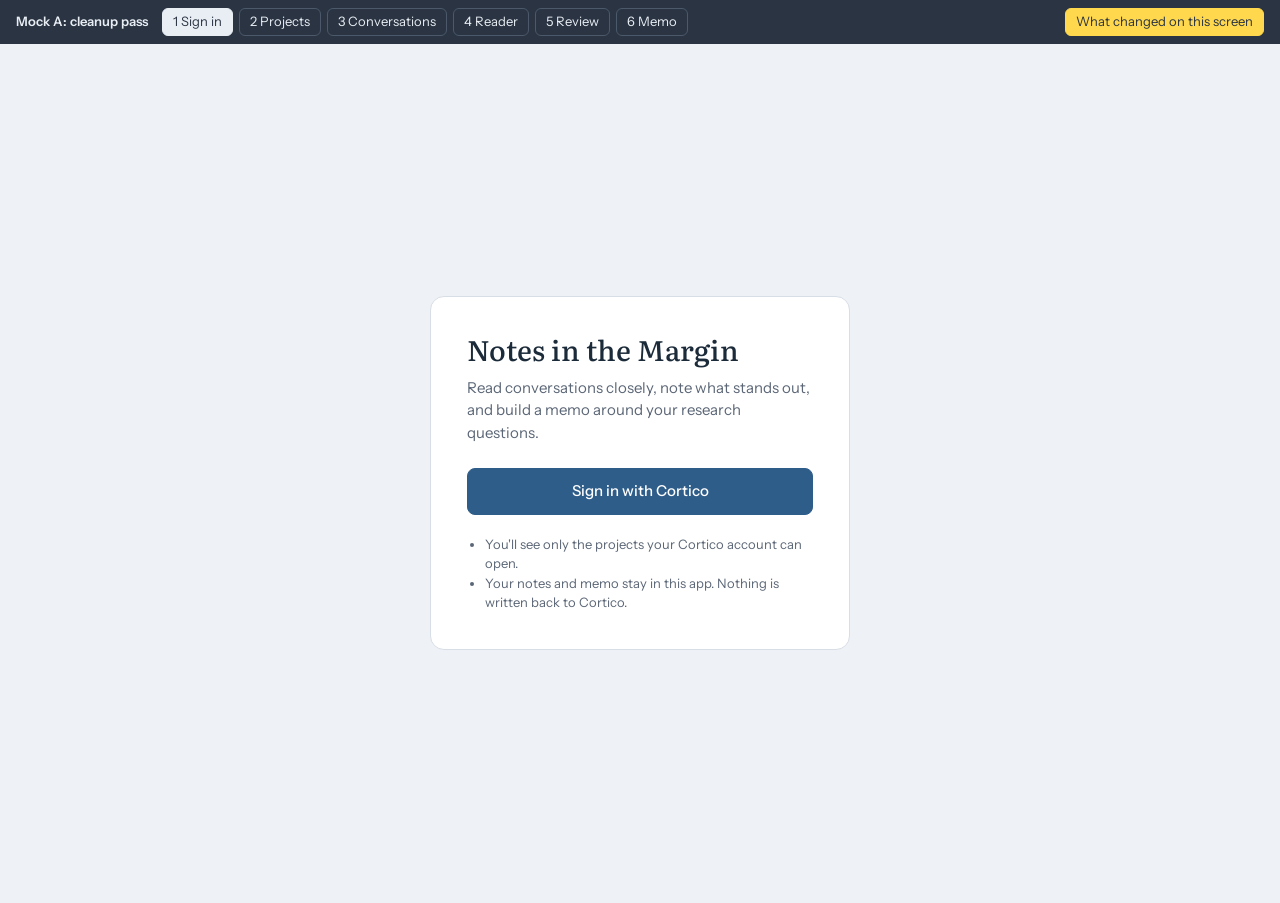
<file: mocks/mock-a-cleanup.html>
<!doctype html>
<html lang="en">
<head>
<meta charset="utf-8">
<meta name="viewport" content="width=device-width, initial-scale=1">
<title>Notes in the Margin, mock A</title>
<link rel="preconnect" href="https://fonts.googleapis.com">
<link rel="preconnect" href="https://fonts.gstatic.com" crossorigin>
<link href="https://fonts.googleapis.com/css2?family=Instrument+Sans:wght@400;500;600&family=Literata:opsz,wght@7..72,400;7..72,500;7..72,600&display=swap" rel="stylesheet">
<style>
:root{
  --bg:#EEF1F5; --paper:#FFFFFF; --ink:#1C2B3A; --muted:#5B6676; --faint:#8A94A3;
  --rule:#D8DEE6; --accent:#2F5D8A; --accent-soft:#E4ECF5;
  --mark:#FFF0A3; --mark-star:#FFD84D; --good:#2E7558; --good-soft:#E3F1EA; --warn:#9A5A16; --warn-soft:#FBEEDD;
  --sans:"Instrument Sans",system-ui,sans-serif; --serif:"Literata",Georgia,serif;
}
*{box-sizing:border-box}
html,body{margin:0}
body{background:var(--bg);color:var(--ink);font:15px/1.5 var(--sans)}
button,input,select,textarea{font:inherit;color:inherit}
button{cursor:pointer}
:focus-visible{outline:2px solid var(--accent);outline-offset:2px}
a{color:var(--accent)}

/* prototype chrome, not part of the app */
.proto{position:sticky;top:0;z-index:50;background:#2A3442;color:#E9EEF4;display:flex;flex-wrap:wrap;gap:6px;align-items:center;padding:8px 16px;font-size:13px}
.proto strong{margin-right:8px;font-weight:600}
.proto button{background:transparent;border:1px solid #4B596B;color:#E9EEF4;border-radius:6px;padding:3px 10px}
.proto button[aria-current="true"]{background:#E9EEF4;color:#2A3442;border-color:#E9EEF4}
.proto .spacer{flex:1}
.notes-toggle{background:#FFD84D!important;color:#2A3442!important;border-color:#FFD84D!important}

.screen{display:none}
.screen.on{display:block}

/* app shell */
.appbar{background:var(--paper);border-bottom:1px solid var(--rule);display:flex;align-items:center;gap:20px;padding:0 24px;height:56px}
.brand{font-family:var(--serif);font-weight:600;font-size:17px;white-space:nowrap}
.bundle{display:flex;align-items:center;gap:8px;border:1px solid var(--rule);border-radius:8px;padding:5px 10px;background:var(--bg);font-size:13px;white-space:nowrap}
.bundle b{font-weight:600}
.nav{display:flex;gap:4px;margin-left:8px}
.nav a{text-decoration:none;color:var(--muted);padding:6px 10px;border-radius:6px;font-weight:500}
.nav a[aria-current="page"]{color:var(--ink);background:var(--accent-soft)}
.appbar .grow{flex:1}
.avatar{width:30px;height:30px;border-radius:50%;background:var(--accent);color:#fff;display:grid;place-items:center;font-size:12px;font-weight:600}

.btn{border:1px solid var(--rule);background:var(--paper);border-radius:8px;padding:7px 14px;font-weight:500}
.btn.primary{background:var(--accent);border-color:var(--accent);color:#fff}
.btn.quiet{border-color:transparent;background:transparent;color:var(--muted)}
.btn:disabled{opacity:.5;cursor:default}

/* sign in */
.signin{min-height:calc(100vh - 41px);display:grid;place-items:center;padding:24px}
.signin-card{background:var(--paper);border:1px solid var(--rule);border-radius:14px;max-width:420px;width:100%;padding:36px}
.signin-card h1{font-family:var(--serif);font-weight:500;font-size:28px;line-height:1.2;margin:0 0 10px}
.signin-card p{color:var(--muted);margin:0 0 24px}
.signin-card .btn{width:100%;padding:11px}
.signin-card ul{color:var(--muted);font-size:13px;padding-left:18px;margin:20px 0 0}

/* project picker */
.wrap{max-width:880px;margin:0 auto;padding:32px 24px 80px}
.wrap h1{font-family:var(--serif);font-weight:500;font-size:28px;margin:0 0 6px}
.lede{color:var(--muted);margin:0 0 24px;max-width:60ch}
.orgline{display:flex;gap:12px;align-items:center;margin-bottom:16px;flex-wrap:wrap}
.orgline select{border:1px solid var(--rule);border-radius:8px;padding:7px 10px;background:var(--paper)}
.search{flex:1;min-width:200px;border:1px solid var(--rule);border-radius:8px;padding:7px 12px;background:var(--paper)}
.plist{background:var(--paper);border:1px solid var(--rule);border-radius:12px;overflow:hidden}
.prow{display:grid;grid-template-columns:28px 1fr auto;gap:12px;align-items:center;padding:14px 18px;border-top:1px solid var(--rule)}
.prow:first-child{border-top:0}
.prow input{width:18px;height:18px;accent-color:var(--accent)}
.prow .name{font-weight:600}
.prow .meta{color:var(--muted);font-size:13px}
.prow .count{color:var(--muted);font-size:13px;text-align:right}
.selbar{position:sticky;bottom:0;margin-top:16px;background:var(--paper);border:1px solid var(--rule);border-radius:12px;padding:12px 18px;display:flex;align-items:center;gap:12px}
.selbar .grow{flex:1;color:var(--muted)}

/* library */
.filters{display:flex;gap:8px;flex-wrap:wrap;margin-bottom:14px}
.chip{border:1px solid var(--rule);background:var(--paper);border-radius:999px;padding:4px 12px;font-size:13px}
.chip[aria-pressed="true"]{background:var(--ink);border-color:var(--ink);color:#fff}
table{width:100%;border-collapse:collapse;background:var(--paper);border:1px solid var(--rule);border-radius:12px;overflow:hidden}
th{font-size:13px;font-weight:500;color:var(--muted);text-align:left;padding:10px 16px;border-bottom:1px solid var(--rule);background:#F8FAFC}
td{padding:12px 16px;border-top:1px solid var(--rule);vertical-align:top}
tr.click:hover td{background:#F8FAFC;cursor:pointer}
td .t{font-weight:600}
td .sub{color:var(--muted);font-size:13px}
.status{display:inline-block;font-size:12px;padding:2px 9px;border-radius:999px;white-space:nowrap}
.s-new{background:#EEF1F5;color:var(--muted)}
.s-read{background:var(--accent-soft);color:var(--accent)}
.s-done{background:var(--good-soft);color:var(--good)}
.s-wait{background:var(--warn-soft);color:var(--warn)}

/* reader */
.reader{display:grid;grid-template-columns:220px minmax(0,1fr) 240px;gap:0;max-width:1240px;margin:0 auto}
.sections{padding:28px 16px 28px 24px;position:sticky;top:41px;align-self:start}
.sections h2,.rqs h2{font-size:13px;font-weight:600;color:var(--muted);margin:0 0 10px}
.sections ol{list-style:none;margin:0;padding:0;border-left:2px solid var(--rule)}
.sections li{padding:6px 0 6px 12px;margin-left:-2px;border-left:2px solid transparent;font-size:13px;color:var(--muted)}
.sections li.done{color:var(--ink)}
.sections li.here{border-left-color:var(--accent);color:var(--ink);font-weight:600}
.sections li small{display:block;color:var(--faint);font-weight:400}
.sections .hint{font-size:12px;color:var(--faint);margin-top:12px}
.page{background:var(--paper);border-left:1px solid var(--rule);border-right:1px solid var(--rule);min-height:calc(100vh - 97px);padding:28px 0 60px}
.conv-head{padding:0 48px 18px;border-bottom:1px solid var(--rule);display:flex;gap:16px;align-items:flex-start}
.conv-head h1{font-family:var(--serif);font-weight:500;font-size:24px;margin:0 0 4px;line-height:1.25}
.conv-head .sub{color:var(--muted);font-size:13px}
.conv-head .grow{flex:1}
.audio{display:flex;align-items:center;gap:10px;margin:14px 48px 0;padding:8px 12px;border-radius:8px;background:var(--bg);font-size:13px;color:var(--muted)}
.audio .play{width:28px;height:28px;border-radius:50%;border:0;background:var(--ink);color:#fff;font-size:11px}
.audio .bar{flex:1;height:4px;background:var(--rule);border-radius:2px;position:relative}
.audio .bar::after{content:"";position:absolute;left:0;top:0;bottom:0;width:31%;background:var(--accent);border-radius:2px}
.secdiv{margin:28px 48px 6px;font-size:13px;color:var(--accent);font-weight:600;display:flex;gap:10px;align-items:center}
.secdiv::after{content:"";flex:1;height:1px;background:var(--accent-soft)}
.turn{display:grid;grid-template-columns:minmax(0,1fr) 210px;gap:24px;padding:10px 0 10px 48px}
.turn .who{font-size:13px;font-weight:600;margin-bottom:2px}
.turn .who span{color:var(--faint);font-weight:400}
.turn p{font-family:var(--serif);font-size:17px;line-height:1.7;margin:0;max-width:62ch}
mark{background:var(--mark);padding:1px 0;border-radius:2px;cursor:pointer;color:inherit}
mark.star{background:var(--mark-star)}
.margin{font-size:13px;color:var(--muted);border-left:2px solid var(--mark-star);padding:2px 0 2px 10px;align-self:start;margin-right:20px}
.margin b{color:var(--ink);font-weight:600;display:block}
.margin.empty{border:0}
.endcard{margin:36px 48px 0;border:1px solid var(--rule);border-radius:12px;padding:18px 20px;display:flex;gap:16px;align-items:center;background:var(--bg)}
.endcard p{margin:0;flex:1}
.rqs{padding:28px 24px 28px 16px;position:sticky;top:41px;align-self:start}
.rqs ul{list-style:none;padding:0;margin:0}
.rqs li{font-size:13px;padding:8px 0;border-top:1px solid var(--rule)}
.rqs li:first-child{border-top:0}
.rqs .edit{font-size:12px;color:var(--faint);margin-top:8px}
.popover{position:absolute;z-index:20;background:var(--paper);border:1px solid var(--rule);border-radius:10px;box-shadow:0 8px 24px rgba(28,43,58,.14);padding:12px;width:300px}
.popover textarea{width:100%;border:1px solid var(--rule);border-radius:8px;padding:8px;min-height:64px;resize:vertical}
.popover .row{display:flex;gap:8px;justify-content:flex-end;margin-top:8px;align-items:center}
.popover .row label{margin-right:auto;font-size:13px;color:var(--muted);display:flex;gap:6px;align-items:center}

/* reflect sheet */
.sheet{position:fixed;right:24px;bottom:24px;width:380px;max-width:calc(100vw - 32px);background:var(--paper);border:1px solid var(--rule);border-radius:14px;box-shadow:0 18px 40px rgba(28,43,58,.18);padding:20px;z-index:30;display:none}
.sheet.on{display:block}
.sheet h2{font-family:var(--serif);font-weight:500;font-size:20px;margin:0 0 4px}
.sheet .sub{color:var(--muted);font-size:13px;margin:0 0 14px}
.prompts{margin:0 0 16px;padding-left:18px;font-size:14px;color:var(--muted)}
.rec{display:flex;align-items:center;gap:12px;padding:12px;border-radius:10px;background:var(--bg)}
.rec .dot{width:12px;height:12px;border-radius:50%;background:#C2412D}
.rec .time{font-variant-numeric:tabular-nums;font-weight:600}
.rec .level{flex:1;height:18px;display:flex;gap:2px;align-items:center}
.rec .level i{display:block;width:3px;background:var(--accent);border-radius:2px}
.sheet .actions{display:flex;gap:8px;justify-content:flex-end;margin-top:14px}

/* review */
.review{max-width:1100px;margin:0 auto;padding:28px 24px 100px}
.review h1{font-family:var(--serif);font-weight:500;font-size:26px;margin:0 0 4px}
.review .lede{margin-bottom:20px}
.rgrid{display:grid;grid-template-columns:minmax(0,5fr) minmax(0,7fr);gap:24px}
.panel{background:var(--paper);border:1px solid var(--rule);border-radius:12px;padding:18px}
.panel h2{font-size:15px;font-weight:600;margin:0 0 10px}
.said{font-family:var(--serif);font-size:16px;line-height:1.7;color:var(--ink)}
.said .sub{font-family:var(--sans);font-size:13px;color:var(--muted)}
.sugg{border:1px solid var(--rule);border-radius:10px;padding:14px 16px;margin-bottom:12px;background:var(--paper)}
.sugg.kept{border-color:var(--good);box-shadow:inset 3px 0 0 var(--good)}
.sugg.skipped{opacity:.55}
.sugg .rq{font-size:13px;color:var(--accent);font-weight:600}
.sugg .insight{font-family:var(--serif);font-size:16px;margin:6px 0 8px}
.sugg blockquote{margin:0 0 6px;padding:6px 10px;border-left:3px solid var(--mark-star);background:#FFFCEB;font-size:14px}
.sugg .why{font-size:13px;color:var(--muted)}
.fit{font-size:12px;padding:1px 8px;border-radius:999px;background:var(--accent-soft);color:var(--accent);margin-left:6px;font-weight:500}
.sugg .acts{display:flex;gap:8px;margin-top:10px}
.sugg .acts .btn{padding:5px 12px;font-size:14px}
.stickyfoot{position:fixed;left:0;right:0;bottom:0;background:var(--paper);border-top:1px solid var(--rule);padding:12px 24px;display:flex;gap:12px;align-items:center;justify-content:flex-end;z-index:10}
.stickyfoot .grow{flex:1;color:var(--muted);max-width:1052px;margin:0 auto}
.toast{position:fixed;left:50%;bottom:84px;transform:translateX(-50%);background:var(--ink);color:#fff;border-radius:10px;padding:10px 16px;display:none;gap:14px;align-items:center;z-index:60}
.toast.on{display:flex}
.toast a{color:#FFD84D}

/* memo */
.memo{display:grid;grid-template-columns:260px minmax(0,1fr);max-width:1140px;margin:0 auto;gap:28px;padding:28px 24px 80px}
.qside h2{font-size:13px;font-weight:600;color:var(--muted);margin:0 0 8px}
.qside ul{list-style:none;padding:0;margin:0 0 18px}
.qside li button{width:100%;text-align:left;border:0;background:transparent;padding:8px 10px;border-radius:8px;display:flex;gap:8px;align-items:baseline}
.qside li button[aria-current="true"]{background:var(--paper);box-shadow:0 0 0 1px var(--rule)}
.qside li .n{margin-left:auto;color:var(--faint);font-size:13px}
.qside .focusnote{font-size:12px;color:var(--muted);padding:0 10px}
.tabs{display:flex;gap:4px;border-bottom:1px solid var(--rule);margin:14px 0 18px}
.tabs button{border:0;background:transparent;padding:8px 12px;color:var(--muted);font-weight:500;border-bottom:2px solid transparent;margin-bottom:-1px}
.tabs button[aria-selected="true"]{color:var(--ink);border-bottom-color:var(--accent)}
.entry{background:var(--paper);border:1px solid var(--rule);border-radius:12px;padding:16px 18px;margin-bottom:12px}
.entry .insight{font-family:var(--serif);font-size:17px;margin:0 0 8px}
.entry blockquote{margin:0 0 6px;padding:4px 10px;border-left:3px solid var(--mark-star);font-size:14px;color:var(--ink)}
.entry .foot{display:flex;gap:14px;align-items:center;font-size:13px;color:var(--muted);margin-top:8px;flex-wrap:wrap}
.entry .foot .grow{flex:1}
.tag{font-size:12px;padding:2px 9px;border-radius:999px;background:var(--accent-soft);color:var(--accent)}
.more{border:0;background:transparent;color:var(--muted);font-size:18px;line-height:1;padding:2px 6px;border-radius:6px}
.unused{border:1px dashed var(--rule);border-radius:12px;padding:14px 18px;color:var(--muted);font-size:14px}
.unused b{color:var(--ink)}

/* design notes drawer */
.drawer{position:fixed;top:41px;right:0;bottom:0;width:340px;max-width:100vw;background:#2A3442;color:#E9EEF4;padding:20px 22px;overflow:auto;z-index:45;transform:translateX(100%);transition:transform .2s ease}
.drawer.on{transform:none}
.drawer h2{font-size:15px;margin:0 0 4px}
.drawer p.sub{color:#AEB9C7;font-size:13px;margin:0 0 14px}
.drawer ul{padding-left:18px;margin:0;font-size:14px}
.drawer li{margin-bottom:10px}
.drawer li em{color:#AEB9C7;font-style:normal;display:block;font-size:12px}

@media (max-width:960px){
  .reader{grid-template-columns:1fr}
  .sections,.rqs{position:static;padding:16px}
  .turn{grid-template-columns:1fr;padding:8px 16px}
  .conv-head,.audio,.secdiv,.endcard{margin-left:16px;margin-right:16px}
  .conv-head{padding:0 16px 16px}
  .margin{margin:4px 0 0}
  .rgrid,.memo{grid-template-columns:1fr}
  .appbar{gap:10px;padding:0 16px;overflow-x:auto}
  .bundle{display:none}
}
@media (prefers-reduced-motion:reduce){*{transition:none!important}}
</style>
</head>
<body>

<div class="proto" role="navigation" aria-label="Mock screens">
  <strong>Mock A: cleanup pass</strong>
  <button data-go="signin">1 Sign in</button>
  <button data-go="projects">2 Projects</button>
  <button data-go="library">3 Conversations</button>
  <button data-go="reader">4 Reader</button>
  <button data-go="review">5 Review</button>
  <button data-go="memo">6 Memo</button>
  <span class="spacer"></span>
  <button class="notes-toggle" id="notesBtn" aria-expanded="false">What changed on this screen</button>
</div>

<!-- 1 SIGN IN -->
<section class="screen" id="signin" data-notes="signin">
  <div class="signin">
    <div class="signin-card">
      <h1>Notes in the Margin</h1>
      <p>Read conversations closely, note what stands out, and build a memo around your research questions.</p>
      <button class="btn primary" data-go="projects">Sign in with Cortico</button>
      <ul>
        <li>You'll see only the projects your Cortico account can open.</li>
        <li>Your notes and memo stay in this app. Nothing is written back to Cortico.</li>
      </ul>
    </div>
  </div>
</section>

<!-- 2 PROJECTS -->
<section class="screen" id="projects" data-notes="projects">
  <div class="appbar">
    <span class="brand">Notes in the Margin</span>
    <span class="grow"></span>
    <span class="avatar" title="Signed in as Harrison">HS</span>
  </div>
  <div class="wrap">
    <h1>Choose what you'll listen to</h1>
    <p class="lede">Pick one project, or several to read across them together. You can change this any time from the top bar.</p>
    <div class="orgline">
      <select aria-label="Organization">
        <option>American Conversation Project</option>
        <option>Real Talk for Change</option>
      </select>
      <input class="search" type="search" placeholder="Search projects" aria-label="Search projects">
    </div>
    <div class="plist" id="plist">
      <label class="prow"><input type="checkbox" checked><span><span class="name">Main Street listening circles</span><br><span class="meta">Conversation guide: Belonging and trust, v3</span></span><span class="count">42 conversations</span></label>
      <label class="prow"><input type="checkbox" checked><span><span class="name">Rural libraries series</span><br><span class="meta">Conversation guide: Belonging and trust, v3</span></span><span class="count">18 conversations</span></label>
      <label class="prow"><input type="checkbox"><span><span class="name">Veterans coming home</span><br><span class="meta">Conversation guide: Service and return</span></span><span class="count">27 conversations</span></label>
      <label class="prow"><input type="checkbox" checked><span><span class="name">Faith communities pilot</span><br><span class="meta">Conversation guide: Belonging and trust, v2</span></span><span class="count">11 conversations</span></label>
      <label class="prow"><input type="checkbox"><span><span class="name">Youth voices, summer cohort</span><br><span class="meta">No conversation guide</span></span><span class="count">35 conversations</span></label>
    </div>
    <div class="selbar">
      <span class="grow" id="selcount">3 projects, 71 conversations</span>
      <button class="btn primary" data-go="library">Open conversations</button>
    </div>
  </div>
</section>

<!-- shared top bar is repeated per screen for a static mock -->
<template id="appbarTpl">
  <div class="appbar">
    <span class="brand">Notes in the Margin</span>
    <button class="bundle" data-go="projects" title="Change projects"><b>3 projects</b> in American Conversation Project</button>
    <nav class="nav">
      <a href="#" data-go="library" data-nav="library">Conversations</a>
      <a href="#" data-go="memo" data-nav="memo">Memo</a>
    </nav>
    <span class="grow"></span>
    <span class="avatar" title="Signed in as Harrison">HS</span>
  </div>
</template>

<!-- 3 LIBRARY -->
<section class="screen" id="library" data-notes="library">
  <div data-appbar="library"></div>
  <div class="wrap" style="max-width:1040px">
    <h1>Conversations</h1>
    <p class="lede">71 conversations across Main Street listening circles, Rural libraries series and Faith communities pilot.</p>
    <div class="orgline">
      <input class="search" type="search" placeholder="Search titles, places, or speakers" aria-label="Search conversations">
    </div>
    <div class="filters" role="group" aria-label="Filter by status">
      <button class="chip" aria-pressed="true">All</button>
      <button class="chip" aria-pressed="false">Not started (58)</button>
      <button class="chip" aria-pressed="false">In progress (6)</button>
      <button class="chip" aria-pressed="false">Needs review (2)</button>
      <button class="chip" aria-pressed="false">Reflected (5)</button>
    </div>
    <table>
      <thead><tr><th>Conversation</th><th>Project</th><th>Length</th><th>Your progress</th></tr></thead>
      <tbody>
        <tr class="click" data-go="reader"><td><div class="t">Library board neighbors, Cedar Falls</div><div class="sub">Oct 14, 2026, 6 participants</div></td><td>Rural libraries series</td><td>58 min</td><td><span class="status s-read">Reading, 31%</span></td></tr>
        <tr class="click" data-go="review"><td><div class="t">Thursday coffee group</div><div class="sub">Oct 9, 2026, 5 participants</div></td><td>Main Street listening circles</td><td>47 min</td><td><span class="status s-wait">Reflection needs review</span></td></tr>
        <tr class="click" data-go="reader"><td><div class="t">After the mill closed</div><div class="sub">Oct 2, 2026, 4 participants</div></td><td>Main Street listening circles</td><td>1 h 12 min</td><td><span class="status s-done">Reflected</span></td></tr>
        <tr class="click" data-go="reader"><td><div class="t">Sunday supper, St. Brigid's hall</div><div class="sub">Sep 28, 2026, 7 participants</div></td><td>Faith communities pilot</td><td>63 min</td><td><span class="status s-new">Not started</span></td></tr>
        <tr class="click" data-go="reader"><td><div class="t">Bookmobile volunteers</div><div class="sub">Sep 21, 2026, 3 participants</div></td><td>Rural libraries series</td><td>39 min</td><td><span class="status s-new">Not started</span></td></tr>
      </tbody>
    </table>
  </div>
</section>

<!-- 4 READER -->
<section class="screen" id="reader" data-notes="reader">
  <div data-appbar="library"></div>
  <div class="reader">
    <aside class="sections" aria-label="Conversation guide sections">
      <h2>Guide sections</h2>
      <ol>
        <li class="done">Introductions<small>Starts at Ruth, 0:00</small></li>
        <li class="here">A place you feel known<small>Starts at Dale, 6:40</small></li>
        <li>When trust was broken<small><button class="btn quiet" style="padding:0;font-size:12px" id="markBtn">Mark where this starts</button></small></li>
        <li>What you'd change</li>
      </ol>
      <p class="hint">Marking sections is optional. It helps you jump around later.</p>
    </aside>

    <article class="page" id="page">
      <div class="conv-head">
        <div class="grow">
          <h1>Library board neighbors, Cedar Falls</h1>
          <div class="sub">Rural libraries series, Oct 14, 2026, 58 min</div>
        </div>
        <button class="btn primary" id="reflectBtn">Reflect</button>
      </div>
      <div class="audio"><button class="play" aria-label="Play">▶</button><span>18:02</span><span class="bar"></span><span>58:10</span><button class="btn quiet" style="padding:2px 6px;font-size:13px">1.5×</button></div>

      <div class="secdiv">A place you feel known</div>
      <div class="turn">
        <div><div class="who">Dale <span>6:40</span></div>
        <p>When I walk into the library, Marcy knows my name before I'm through the door. <mark class="star" data-note="1">She knows I'm going to ask about the seed catalog and she's already pulled it.</mark> That's not nothing. That's the only place in town that happens anymore.</p></div>
        <div class="margin"><b>★ Being known by name</b>Same phrasing as the coffee group. Recurring?</div>
      </div>
      <div class="turn">
        <div><div class="who">Ruth <span>7:12</span></div>
        <p>It used to be the bank, too. You'd go in and Gene would ask about your mother. <mark data-note="2">Now it's a screen and a phone number that goes to Omaha.</mark></p></div>
        <div class="margin"><b>Institutions moving away</b></div>
      </div>
      <div class="turn">
        <div><div class="who">Facilitator <span>7:40</span></div>
        <p>What does it feel like when that changes, when the person behind the counter isn't from here?</p></div>
        <div class="margin empty"></div>
      </div>
      <div class="turn">
        <div><div class="who">Marisol <span>8:05</span></div>
        <p>Honestly, it feels like they decided we weren't worth a person. I moved here eleven years ago and the library was how I met anyone. If they cut the hours again, I don't know where people like me would go.</p></div>
        <div class="margin empty"></div>
      </div>

      <div class="secdiv" style="color:var(--faint)">When trust was broken <span style="font-weight:400">(not marked yet)</span></div>
      <div class="turn">
        <div><div class="who">Dale <span>14:22</span></div>
        <p>The board vote was the thing. They held it at two in the afternoon on a Tuesday. Who can come to that? Farmers can't. Anybody with a shift can't.</p></div>
        <div class="margin empty"></div>
      </div>

      <div class="endcard">
        <p><b>You've reached the end.</b> Record a few minutes on what stood out while it's fresh.</p>
        <button class="btn primary" data-open-reflect>Reflect on this conversation</button>
      </div>
    </article>

    <aside class="rqs" aria-label="Research questions">
      <h2>Your research questions</h2>
      <ul>
        <li>How do people describe trust in local institutions?</li>
        <li>What does belonging to this community feel like?</li>
        <li>Where do people feel friction or disconnection?</li>
      </ul>
      <p class="edit">Edit these on the <a href="#" data-go="memo">Memo</a> page.</p>
      <h2 style="margin-top:24px">In this conversation</h2>
      <p style="font-size:13px;color:var(--muted);margin:0">2 highlights, 1 starred. Select any passage to highlight it. Click a highlight to star it.</p>
    </aside>
  </div>

  <div class="popover" id="popover" hidden>
    <textarea placeholder="Add a note (optional)" aria-label="Note"></textarea>
    <div class="row"><label><input type="checkbox"> Star</label><button class="btn quiet" id="popCancel">Cancel</button><button class="btn primary" id="popSave">Highlight</button></div>
  </div>

  <div class="sheet" id="sheet" role="dialog" aria-label="Record a reflection">
    <h2>Reflect on this conversation</h2>
    <p class="sub">Talk it through. You can keep reading while you record.</p>
    <ol class="prompts">
      <li>What surprised you?</li>
      <li>What connects to your research questions?</li>
      <li>What would you want to hear more about?</li>
    </ol>
    <div class="rec"><span class="dot"></span><span class="time">2:14</span><span class="level" id="level"></span><span style="color:var(--faint);font-size:13px">of 20:00</span></div>
    <div class="actions">
      <button class="btn quiet" id="sheetCancel">Discard</button>
      <button class="btn">Pause</button>
      <button class="btn primary" data-go="review">Finish and review</button>
    </div>
  </div>
</section>

<!-- 5 REVIEW -->
<section class="screen" id="review" data-notes="review">
  <div data-appbar="library"></div>
  <div class="review">
    <h1>Review your reflection</h1>
    <p class="lede">Keep the connections that ring true, edit the ones that are close, and skip the rest. Only what you keep goes into your memo.</p>
    <div class="rgrid">
      <div class="panel">
        <h2>What you said</h2>
        <div class="said"><div class="sub">Thursday coffee group, recorded Oct 9, 3:42</div>
        <p>The thing that keeps coming back is people saying someone "knows them." The library, the diner. It's less about the service and more about being recognized. And then the flip side, the board meeting at 2pm, that felt like the clearest example of trust breaking. Not a scandal, just a time nobody could make.</p>
        <button class="btn quiet" style="padding:0;font-size:13px">Fix transcription</button></div>
      </div>
      <div>
        <div class="sugg" data-s>
          <div class="rq">Belonging <span class="fit">Strong fit</span></div>
          <div class="insight">Belonging is described as being recognized by name, more than as access to services.</div>
          <blockquote>"Marcy knows my name before I'm through the door." <span class="sub" style="color:var(--muted)">Your highlight</span></blockquote>
          <div class="why">You said "it's less about the service and more about being recognized."</div>
          <div class="acts"><button class="btn" data-keep>Keep</button><button class="btn">Edit</button><button class="btn quiet" data-skip>Skip</button></div>
        </div>
        <div class="sugg" data-s>
          <div class="rq">Trust in local institutions <span class="fit">Strong fit</span></div>
          <div class="insight">Trust erodes through access decisions, like meeting times, not through scandal.</div>
          <blockquote>"They held it at two in the afternoon on a Tuesday. Who can come to that?" <span style="color:var(--muted)">Suggested passage</span></blockquote>
          <div class="acts"><button class="btn" data-keep>Keep</button><button class="btn">Edit</button><button class="btn quiet" data-skip>Skip</button></div>
        </div>
        <div class="sugg" data-s>
          <div class="rq">Doesn't fit a question yet</div>
          <div class="insight">Diners and libraries play similar roles as places of recognition.</div>
          <div class="acts"><button class="btn" data-keep>Keep</button><button class="btn">Edit</button><button class="btn quiet" data-skip>Skip</button></div>
        </div>
        <div class="panel" style="margin-top:8px">
          <h2>Starred passages not used above</h2>
          <p style="margin:0 0 8px;font-size:14px">"Now it's a screen and a phone number that goes to Omaha."</p>
          <select aria-label="Add to research question" style="border:1px solid var(--rule);border-radius:8px;padding:6px"><option>Save for later</option><option>Add under Trust in local institutions</option><option>Add under Belonging</option></select>
        </div>
        <button class="btn quiet" style="margin-top:10px">+ Add something the AI missed</button>
      </div>
    </div>
  </div>
  <div class="stickyfoot">
    <span class="grow" id="reviewCount">3 to decide</span>
    <button class="btn quiet" data-go="reader">Finish later</button>
    <button class="btn primary" id="fileBtn">Add 0 to memo</button>
  </div>
  <div class="toast" id="toast"><span>Added to your memo.</span><a href="#" data-go="memo">View memo</a></div>
</section>

<!-- 6 MEMO -->
<section class="screen" id="memo" data-notes="memo">
  <div data-appbar="memo"></div>
  <div class="memo">
    <aside class="qside">
      <h2>Research questions</h2>
      <ul>
        <li><button aria-current="true">Trust in local institutions<span class="n">9</span></button></li>
        <li><button>Belonging<span class="n">12</span></button></li>
        <li><button>Friction and disconnection<span class="n">4</span></button></li>
        <li><button style="color:var(--muted)">Doesn't fit a question yet<span class="n">3</span></button></li>
      </ul>
      <p class="focusnote">Focus 5 to 7 questions when you're ready to build a codebook.</p>
      <button class="btn quiet" style="font-size:13px">+ Add a research question</button>
      <h2 style="margin-top:24px">Listen next</h2>
      <div class="entry" style="padding:12px 14px">
        <div style="font-size:14px"><b>Sunday supper, St. Brigid's hall</b></div>
        <div style="font-size:13px;color:var(--muted)">Others describe the parish hall the way Dale describes the library.</div>
        <div style="margin-top:8px"><button class="btn" style="padding:4px 10px;font-size:13px" data-go="reader">Open</button> <button class="btn quiet" style="padding:4px 6px;font-size:13px">Not useful</button></div>
      </div>
    </aside>
    <main>
      <h1 style="font-family:var(--serif);font-weight:500;font-size:26px;margin:0">Trust in local institutions</h1>
      <p style="color:var(--muted);margin:4px 0 0">How do people describe trust in local institutions? <button class="btn quiet" style="padding:0 4px;font-size:13px">Edit</button></p>
      <div class="tabs" role="tablist">
        <button role="tab" aria-selected="true" data-tab="ins">Insights (9)</button>
        <button role="tab" aria-selected="false" data-tab="th">Themes (3)</button>
      </div>
      <div data-panel="ins">
        <div class="entry">
          <p class="insight">Trust erodes through access decisions, like meeting times, not through scandal.</p>
          <blockquote>"They held it at two in the afternoon on a Tuesday. Who can come to that?"</blockquote>
          <div class="foot"><a href="#" data-go="reader">Library board neighbors</a><span>Oct 14</span><span class="tag">Access and exclusion</span><span class="grow"></span><button class="more" aria-label="More actions">⋯</button></div>
        </div>
        <div class="entry">
          <p class="insight">When institutions centralize, people read it as a judgment that the town isn't worth a person.</p>
          <blockquote>"It feels like they decided we weren't worth a person."</blockquote>
          <blockquote>"Now it's a screen and a phone number that goes to Omaha."</blockquote>
          <div class="foot"><a href="#" data-go="reader">Library board neighbors</a><span>Oct 14</span><span class="tag">Institutions leaving</span><span class="grow"></span><button class="more" aria-label="More actions">⋯</button></div>
        </div>
        <div class="unused"><b>2 starred passages</b> from these conversations aren't in any insight yet. <a href="#">Review them</a></div>
      </div>
      <div data-panel="th" hidden>
        <div class="entry"><p class="insight">Access and exclusion</p><div style="color:var(--muted);font-size:14px">Decisions about when and where things happen that leave people out.</div><div class="foot"><span>4 insights</span><span class="grow"></span><button class="btn" style="padding:4px 10px;font-size:13px">★ In codebook</button></div></div>
        <div class="entry"><p class="insight">Institutions leaving</p><div style="color:var(--muted);font-size:14px">Local people replaced by remote systems.</div><div class="foot"><span>3 insights</span><span class="grow"></span><button class="btn" style="padding:4px 10px;font-size:13px">☆ Add to codebook</button></div></div>
        <div class="entry" style="border-style:dashed"><p class="insight">Suggested: Volunteers as the last local layer</p><div style="color:var(--muted);font-size:14px">2 insights. Suggested by AI from your insights.</div><div class="foot"><span class="grow"></span><button class="btn">Keep</button><button class="btn quiet">Dismiss</button></div></div>
        <button class="btn quiet">Suggest themes from these insights</button>
      </div>
    </main>
  </div>
</section>

<aside class="drawer" id="drawer" aria-label="What changed">
  <div id="drawerBody"></div>
</aside>

<script>
const NOTES = {
  signin:{t:"Sign in",s:"New screen. Today the app has no sign-in and every action runs as user 101.",i:[
    ["One button that sends people to Cortico's sign-in","Replaces the hard-coded user id and the local copy of Cortico's database."],
    ["Two plain lines on what access means","Answers the first question a researcher will have: will this change anything in Cortico?"]]},
  projects:{t:"Projects",s:"New screen. Today the app reads all 201 conversations with no project filter.",i:[
    ["Organization picker, then a list of its projects","Only projects the signed-in account can open appear."],
    ["Checkboxes, so several projects can be bundled","The same pattern can carry over to llm-auto-highlighter for American Conversation Project."],
    ["A running count of projects and conversations","Shows the size of what you are about to open before you open it."]]},
  library:{t:"Conversations",s:"Replaces the 201-item dropdown in the Reader toolbar.",i:[
    ["Search, plus a filter by your progress","Today there is no search and no way to see what you have already read or reflected on."],
    ["\"Reflection needs review\" lives here","Replaces the orange banner at the top of the Reader."],
    ["No \"(#id)\" in titles","Internal ids are hidden."],
    ["The top bar always shows the current project bundle","Click it to change projects."]]},
  reader:{t:"Reader",s:"Same reading flow, about half the controls.",i:[
    ["Guide sections are a visible list on the left","Replaces the invisible 14px hover strip. Section breaks also appear inline in the transcript."],
    ["Margin notes sit beside the passage","Uses the margin the app is named for."],
    ["Research questions are read-only here","Editing moved to the Memo page, so the Reader stays about reading. The Memo tab in the side panel is gone."],
    ["One way to start a reflection, plus the end-of-transcript card, placed at the end","The card moved from the top of the column to where you finish reading."],
    ["The highlight popover says what clicking a highlight does","Star is a checkbox at the moment of highlighting. A hint explains click-to-star."],
    ["Reflect opens a small panel that doesn't cover the transcript","Try it with the Reflect button."]]},
  review:{t:"Review",s:"Same decisions, clearer language and visible consequences.",i:[
    ["Keep, Edit and Skip replace Accept, Edit and Reject","The footer counts what is left to decide, so nothing silently stays undecided."],
    ["\"Strong fit\" replaces raw confidence numbers","The reason quotes what you said."],
    ["\"Doesn't fit a question yet\" replaces \"Unmapped\"",""],
    ["The button names its result: \"Add 2 to memo\"","Then a confirmation with a link to the memo. Today the dialog just closes."],
    ["\"Finish later\" replaces a Close that threw away choices",""]]},
  memo:{t:"Memo",s:"Merges today's Memo and Organize pages into one place.",i:[
    ["Research questions on the left, one at a time","Editing, focusing and adding questions all happen here, not in three places."],
    ["Insights and Themes tabs","\"Code families\" are called themes. Synthesis, merging and the codebook star are in one place."],
    ["Retract, remove evidence and the rest move into the ⋯ menu","Each entry shows one row of actions instead of five or more."],
    ["One name for unused starred passages","Today the same thing has three labels on three screens."],
    ["Listen next sits in the sidebar","\"Not useful\" replaces an Accept that did nothing visible."]]}
};
const screens=[...document.querySelectorAll('.screen')];
const tpl=document.getElementById('appbarTpl');
document.querySelectorAll('[data-appbar]').forEach(el=>{
  const n=tpl.content.cloneNode(true);
  n.querySelectorAll('[data-nav]').forEach(a=>{ if(a.dataset.nav===el.dataset.appbar) a.setAttribute('aria-current','page'); });
  el.replaceWith(n);
});
let current='signin';
function go(id){
  current=id;
  screens.forEach(s=>s.classList.toggle('on',s.id===id));
  document.querySelectorAll('.proto [data-go]').forEach(b=>b.setAttribute('aria-current',b.dataset.go===id));
  document.getElementById('sheet').classList.remove('on');
  renderNotes(); window.scrollTo(0,0);
}
document.addEventListener('click',e=>{
  const t=e.target.closest('[data-go]');
  if(t){e.preventDefault();go(t.dataset.go);}
});
const drawer=document.getElementById('drawer'), notesBtn=document.getElementById('notesBtn');
notesBtn.onclick=()=>{const on=!drawer.classList.contains('on');drawer.classList.toggle('on',on);notesBtn.setAttribute('aria-expanded',on);};
function renderNotes(){
  const n=NOTES[current];
  document.getElementById('drawerBody').innerHTML=`<h2>${n.t}</h2><p class="sub">${n.s}</p><ul>${n.i.map(([a,b])=>`<li>${a}${b?`<em>${b}</em>`:''}</li>`).join('')}</ul>`;
}

/* projects count */
document.getElementById('plist').addEventListener('change',()=>{
  const rows=[...document.querySelectorAll('#plist .prow')].filter(r=>r.querySelector('input').checked);
  const c=rows.reduce((a,r)=>a+parseInt(r.querySelector('.count').textContent),0);
  document.getElementById('selcount').textContent=`${rows.length} project${rows.length===1?'':'s'}, ${c} conversations`;
});
/* chips */
document.querySelectorAll('.filters .chip').forEach(c=>c.onclick=()=>{document.querySelectorAll('.filters .chip').forEach(x=>x.setAttribute('aria-pressed',x===c));});

/* reader: star toggle, highlight popover, reflect sheet */
document.querySelectorAll('#page mark').forEach(m=>m.onclick=()=>m.classList.toggle('star'));
const pop=document.getElementById('popover');
document.getElementById('page').addEventListener('mouseup',e=>{
  const sel=window.getSelection(); if(!sel||sel.isCollapsed||e.target.closest('mark')) return;
  const r=sel.getRangeAt(0); if(!r.commonAncestorContainer.parentElement.closest('.turn p')) return;
  const b=r.getBoundingClientRect();
  pop.style.left=(b.left+window.scrollX)+'px'; pop.style.top=(b.bottom+window.scrollY+8)+'px'; pop.hidden=false;
  pop._range=r.cloneRange(); pop.querySelector('textarea').focus();
});
document.getElementById('popCancel').onclick=()=>{pop.hidden=true;};
document.getElementById('popSave').onclick=()=>{
  try{const m=document.createElement('mark'); if(pop.querySelector('input').checked) m.className='star'; pop._range.surroundContents(m); m.onclick=()=>m.classList.toggle('star');}catch(_){}
  pop.hidden=true; window.getSelection().removeAllRanges();
};
const sheet=document.getElementById('sheet');
document.getElementById('reflectBtn').onclick=()=>sheet.classList.add('on');
document.querySelectorAll('[data-open-reflect]').forEach(b=>b.onclick=()=>sheet.classList.add('on'));
document.getElementById('sheetCancel').onclick=()=>sheet.classList.remove('on');
const lvl=document.getElementById('level');
for(let i=0;i<40;i++){const b=document.createElement('i');b.style.height=(4+Math.round(Math.abs(Math.sin(i*1.7))*14))+'px';lvl.appendChild(b);}
document.getElementById('markBtn').onclick=e=>{e.target.closest('li').innerHTML='When trust was broken<small>Starts at Dale, 14:22</small>';e.target.closest('li')?.classList.add('done');};

/* review */
function updateReview(){
  const s=[...document.querySelectorAll('[data-s]')];
  const kept=s.filter(x=>x.classList.contains('kept')).length;
  const left=s.filter(x=>!x.classList.contains('kept')&&!x.classList.contains('skipped')).length;
  document.getElementById('reviewCount').textContent=left?`${left} still to decide, ${kept} kept`:`All decided, ${kept} kept`;
  const f=document.getElementById('fileBtn'); f.textContent=`Add ${kept} to memo`; f.disabled=kept===0;
}
document.querySelectorAll('[data-s]').forEach(c=>{
  c.querySelector('[data-keep]').onclick=()=>{c.classList.add('kept');c.classList.remove('skipped');updateReview();};
  c.querySelector('[data-skip]').onclick=()=>{c.classList.add('skipped');c.classList.remove('kept');updateReview();};
});
updateReview();
document.getElementById('fileBtn').onclick=()=>{const t=document.getElementById('toast');t.classList.add('on');setTimeout(()=>t.classList.remove('on'),4000);};

/* memo tabs */
document.querySelectorAll('[data-tab]').forEach(b=>b.onclick=()=>{
  document.querySelectorAll('[data-tab]').forEach(x=>x.setAttribute('aria-selected',x===b));
  document.querySelectorAll('[data-panel]').forEach(p=>p.hidden=p.dataset.panel!==b.dataset.tab);
});
go('signin');
</script>
</body>
</html>
</file>
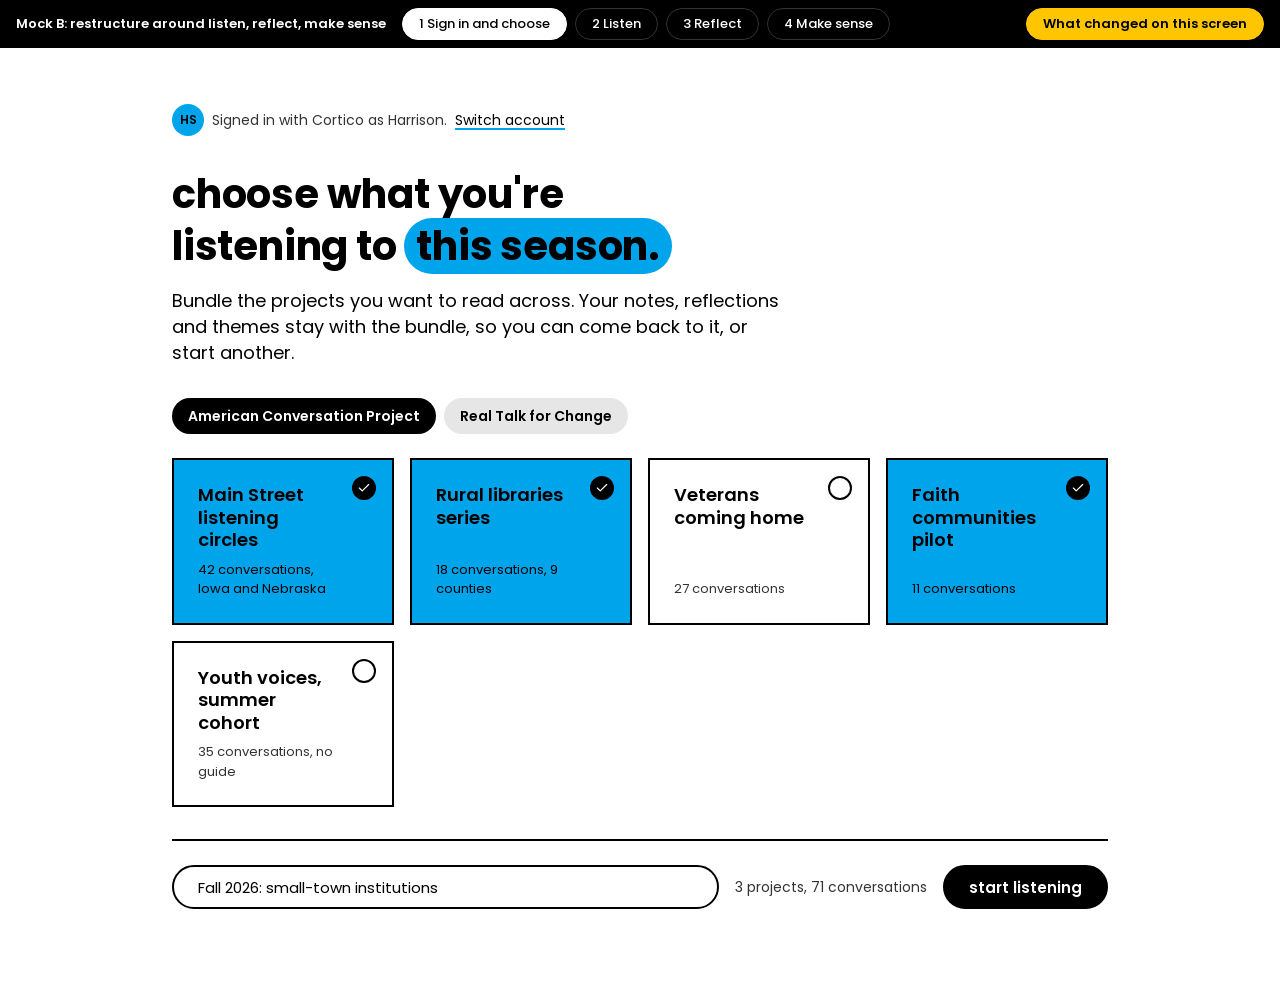
<file: mocks/mock-b-three-movements-cortico.html>
<!doctype html>
<html lang="en">
<head>
<meta charset="utf-8">
<meta name="viewport" content="width=device-width, initial-scale=1">
<title>Notes in the Margin, mock B</title>
<link rel="preconnect" href="https://fonts.googleapis.com">
<link rel="preconnect" href="https://fonts.gstatic.com" crossorigin>
<link href="https://fonts.googleapis.com/css2?family=Poppins:wght@400;500;600;700&display=swap" rel="stylesheet">
<style>
:root{
  --black:#000000; --white:#FFFFFF; --blue:#00A4EB; --blue-dark:#0083BC;
  --yellow:#FFC600; --orange:#FF8200; --pink:#FF808B; --red:#FF423A; --green:#007A33;
  --g1:#E6E6E6; --g2:#B3B3B3; --g3:#808080; --g4:#333333;
  --proto:48px; --rail:260px;
  --ease:cubic-bezier(.4,0,.2,1);
  --font:Poppins,system-ui,sans-serif;
}
*{box-sizing:border-box}
html,body{margin:0}
body{background:var(--white);color:var(--black);font:400 15px/1.5 var(--font);-webkit-font-smoothing:antialiased}
button,input,select,textarea{font:inherit;color:inherit}
button{cursor:pointer}
:focus-visible{outline:2px solid var(--blue);outline-offset:2px;box-shadow:0 0 0 2px var(--black)}
a{color:var(--black);text-decoration:underline;text-decoration-color:var(--blue);text-decoration-thickness:2px;text-underline-offset:3px;transition:text-decoration-color 160ms var(--ease)}
a:hover{text-decoration-color:var(--black)}
svg.i{width:1em;height:1em;flex:none;fill:none;stroke:currentColor;stroke-width:2;stroke-linecap:round;stroke-linejoin:round;vertical-align:-.125em}
h1,h2,h3{text-wrap:balance}

/* prototype bar */
.proto{position:sticky;top:0;z-index:50;height:var(--proto);background:var(--black);color:var(--white);display:flex;flex-wrap:nowrap;gap:8px;align-items:center;padding:0 16px;font-size:13px;overflow-x:auto;overflow-y:hidden;white-space:nowrap;scrollbar-width:thin;scrollbar-color:#808080 #000}
.proto strong{margin-right:8px;font-weight:600}
.proto button{flex:none;background:transparent;border:1px solid var(--g4);color:var(--white);border-radius:999px;height:32px;padding:0 16px;font-weight:500;transition:background 160ms var(--ease),color 160ms var(--ease),border-color 160ms var(--ease)}
.proto button:hover{border-color:var(--white)}
.proto button[aria-current="true"]{background:var(--white);color:var(--black);border-color:var(--white)}
.proto .spacer{flex:1;min-width:16px}
.proto .notes-toggle{background:var(--yellow);color:var(--black);border-color:var(--yellow);font-weight:600}
.proto .notes-toggle:hover{background:#E0AE00;border-color:#E0AE00}
.screen{display:none}
.screen.on{display:block}

/* buttons */
.btn{font:600 15px/1 var(--font);height:44px;padding:0 24px;border-radius:999px;border:2px solid var(--black);background:var(--black);color:var(--white);display:inline-flex;align-items:center;gap:8px;white-space:nowrap;transition:background 160ms var(--ease),color 160ms var(--ease),border-color 160ms var(--ease),transform 80ms var(--ease)}
.btn:hover{background:var(--g4);border-color:var(--g4)}
.btn:active{transform:scale(.98)}
.btn.outline{background:transparent;color:var(--black)}
.btn.outline:hover{background:var(--black);color:var(--white);border-color:var(--black)}
.btn.quiet{background:transparent;border-color:transparent;color:var(--black);padding:0 8px}
.btn.quiet:hover{background:var(--g1);border-color:var(--g1)}
.btn.small{height:32px;padding:0 16px;font-size:13px}
.btn.quiet.small{padding:0 12px}
.btn:disabled{background:var(--g1);border-color:var(--g1);color:var(--g4);cursor:not-allowed;transform:none}

/* shell: left rail + stage bar */
.shell{display:grid;grid-template-columns:var(--rail) minmax(0,1fr);min-height:calc(100vh - var(--proto))}
.rail{background:var(--white);border-right:1px solid var(--g1);padding:24px 16px;display:flex;flex-direction:column;gap:24px;position:sticky;top:var(--proto);height:calc(100vh - var(--proto));overflow:auto}
.brand{font-size:18px;font-weight:700;line-height:1.2;padding:0 8px}
.bundlebox{border-top:2px solid var(--black);border-bottom:1px solid var(--g1);padding:16px 8px}
.bundlebox .k{font-size:12px;color:var(--g4)}
.bundlebox .k:first-child{font-weight:600;letter-spacing:.02em;color:var(--black);margin-bottom:4px}
.bundlebox .v{font-weight:600;line-height:1.35}
.bundlebox button{margin-top:8px;border:2px solid var(--black);background:transparent;border-radius:999px;height:28px;padding:0 12px;font-size:12px;font-weight:600;transition:background 160ms var(--ease),color 160ms var(--ease),transform 80ms var(--ease)}
.bundlebox button:hover{background:var(--black);color:var(--white)}
.bundlebox button:active{transform:scale(.98)}
.rail h3{font-size:12px;font-weight:600;letter-spacing:.02em;margin:0 8px 8px}
.queue{list-style:none;margin:0 0 8px;padding:0}
.queue li+li{border-top:1px solid var(--g1)}
.queue li button{width:100%;text-align:left;border:0;border-left:4px solid transparent;background:transparent;padding:8px 8px 8px 8px;display:grid;grid-template-columns:16px 1fr;gap:8px;align-items:start;transition:background 160ms var(--ease)}
.queue li button:hover{background:var(--g1)}
.queue li button[aria-current="true"]{border-left-color:var(--black)}
.queue li button[aria-current="true"] .t{font-weight:600}
.queue .pip{position:relative;overflow:hidden;width:14px;height:14px;border-radius:50%;margin-top:4px;border:2px solid var(--g3);background:var(--white)}
.queue .pip.read{border-color:var(--black)}
.queue .pip.read::after{content:"";position:absolute;left:0;top:0;bottom:0;width:50%;background:var(--blue)}
.queue .pip.done{border-color:var(--green);background:var(--green)}
.queue .pip.wait{border-color:var(--black);background:var(--yellow)}
.queue .t{font-size:14px;font-weight:500;line-height:1.3}
.queue .s{font-size:12px;color:var(--g4)}
.rail .seeall{font-size:13px;margin-left:8px}

.stagebar{display:flex;align-items:center;gap:8px;padding:8px 32px;border-bottom:1px solid var(--g1);background:var(--white);position:sticky;top:var(--proto);z-index:5}
.stage{display:flex;align-items:center;gap:8px;border:0;background:transparent;height:40px;padding:0 16px 0 8px;border-radius:999px;color:var(--black);font-weight:500;white-space:nowrap;transition:background 160ms var(--ease),color 160ms var(--ease),transform 80ms var(--ease)}
.stage:hover{background:var(--g1)}
.stage:active{transform:scale(.98)}
.stage .n{width:24px;height:24px;border-radius:50%;display:grid;place-items:center;font-size:12px;font-weight:600;border:2px solid currentColor}
.stage[aria-current="step"]{background:var(--black);color:var(--white)}
.stage[aria-current="step"]:hover{background:var(--g4)}
.stage.done .n{background:var(--green);border-color:var(--green);color:var(--white)}
.stagebar .line{width:24px;height:1px;flex:none;background:var(--g2)}
.stagebar .grow{flex:1}
.avatar{flex:none;width:32px;height:32px;border-radius:50%;background:var(--blue);color:var(--black);display:grid;place-items:center;font-size:12px;font-weight:600}

/* screen 1: choose */
.choose{max-width:1000px;margin:0 auto;padding:56px 32px 96px}
.choose h1{font-weight:700;font-size:40px;line-height:1.3;letter-spacing:-.005em;margin:0 0 16px;max-width:20ch}
mark.pill{display:inline;color:inherit;border-radius:999px;padding:0 .3em;line-height:1;-webkit-box-decoration-break:clone;box-decoration-break:clone}
.choose h1 mark.pill{background:var(--blue)}
.choose .lede{max-width:56ch;margin:0 0 32px;font-size:18px;line-height:1.45}
.signedin{display:flex;align-items:center;gap:8px;margin-bottom:32px;font-size:14px;color:var(--g4);flex-wrap:wrap}
.orgtabs{display:flex;gap:8px;margin-bottom:24px;flex-wrap:wrap}
.orgtabs button{border:0;background:var(--g1);border-radius:999px;height:36px;padding:0 16px;font-size:14px;font-weight:600;transition:background 160ms var(--ease),color 160ms var(--ease),transform 80ms var(--ease)}
.orgtabs button:hover{background:var(--g2)}
.orgtabs button:active{transform:scale(.98)}
.orgtabs button[aria-pressed="true"]{background:var(--black);color:var(--white)}
.orgtabs button[aria-pressed="true"]:hover{background:var(--g4)}
.tiles{display:grid;grid-template-columns:repeat(auto-fill,minmax(min(100%,220px),1fr));gap:16px}
.tile{position:relative;background:var(--white);border:2px solid var(--black);border-radius:0;padding:24px 56px 24px 24px;text-align:left;min-height:144px;display:flex;flex-direction:column;gap:8px;transition:background 160ms var(--ease),transform 80ms var(--ease)}
.tile:hover{background:var(--g1)}
.tile:active{transform:scale(.98)}
.tile[aria-pressed="true"]{background:var(--blue)}
.tile[aria-pressed="true"]:hover{background:var(--blue-dark)}
.tile .name{font-size:18px;font-weight:600;line-height:1.25}
.tile .meta{font-size:13px;color:var(--g4);margin-top:auto}
.tile[aria-pressed="true"] .meta{color:var(--black)}
.tile .check{position:absolute;top:16px;right:16px;width:24px;height:24px;border-radius:50%;border:2px solid var(--black);display:grid;place-items:center;font-size:14px;color:transparent;background:var(--white)}
.tile[aria-pressed="true"] .check{background:var(--black);color:var(--white)}
.savebar{display:flex;gap:16px;align-items:center;margin-top:32px;padding-top:24px;border-top:2px solid var(--black);flex-wrap:wrap}
.savebar input{font:400 15px var(--font);height:44px;border:2px solid var(--black);border-radius:999px;padding:0 24px;min-width:min(100%,240px);flex:1;background:var(--white)}
.savebar input:focus-visible{outline:2px solid var(--blue);outline-offset:2px}
.savebar .sum{color:var(--g4);font-size:14px}

/* screen 2: listen */
.listen{display:grid;grid-template-columns:minmax(0,1fr) 280px;max-width:1120px;margin:0 auto;padding:32px 32px 160px;gap:0}
.listen header{grid-column:1/-1;margin-bottom:24px}
.listen h1{font-weight:700;font-size:32px;margin:0;line-height:1.15}
.listen header .sub{color:var(--g4);font-size:14px;margin-top:8px}
.sec{grid-column:1/-1;display:flex;align-items:center;gap:16px;margin:32px 0 8px;flex-wrap:wrap}
.sec .label{font-size:20px;font-weight:700;line-height:1.2;color:var(--black)}
.sec .rule{flex:1;min-width:24px;height:2px;background:var(--black)}
.sec .set{font-size:12px;font-weight:600;color:var(--black);border:2px dashed var(--g3);background:transparent;border-radius:999px;height:28px;padding:0 12px;transition:background 160ms var(--ease),border-color 160ms var(--ease),color 160ms var(--ease)}
.sec .set:hover{background:var(--black);border-color:var(--black);border-style:solid;color:var(--white)}
.para{display:contents}
.para .body{padding:8px 32px 16px 0;border-right:2px solid var(--black)}
.para .who{font-size:13px;font-weight:600;color:var(--g4)}
.para p{font-size:18px;line-height:1.75;margin:4px 0 0;max-width:62ch}
/* margin notes: a circle pinned on the margin rule, the note itself wrapped in an outlined pill */
.para .note{position:relative;padding:12px 0 8px 24px}
.para .note:not(:empty)::before{content:"";position:absolute;left:-9px;top:17px;width:16px;height:16px;border-radius:50%;background:var(--yellow);box-shadow:inset 0 0 0 2px var(--black)}
.para .note.star::before{background:var(--black)}
.para .note .np{display:inline;font-size:15px;font-weight:500;line-height:2;padding:.2em .7em;border-radius:999px;background:var(--white);box-shadow:inset 0 0 0 2px var(--black);-webkit-box-decoration-break:clone;box-decoration-break:clone}
.para .note.star .np{background:var(--black);color:var(--white);box-shadow:none}
.para .note .np svg.i{margin-right:.35em;color:var(--yellow)}
.para .note .ai{display:flex;align-items:center;gap:8px;font-size:12px;color:var(--g4);margin-top:8px;line-height:1.4}
.para .note .ai::before{content:"";flex:none;width:12px;height:12px;border-radius:50%;border:2px dashed var(--g3)}
/* transcript highlights: the brand highlight pill */
#page mark{background:var(--yellow);color:inherit;cursor:pointer;border-radius:999px;padding:.08em .3em;-webkit-box-decoration-break:clone;box-decoration-break:clone;transition:background 160ms var(--ease),box-shadow 160ms var(--ease)}
#page mark:hover{background:#E0AE00}
#page mark.star{box-shadow:inset 0 0 0 2px var(--black)}
#page mark.star::before{content:"";display:inline-block;width:.8em;height:.8em;margin-right:.3em;vertical-align:-.05em;background:var(--black);-webkit-mask:url("data:image/svg+xml,%3Csvg xmlns='http://www.w3.org/2000/svg' viewBox='0 0 24 24' fill='none' stroke='black' stroke-width='2.6' stroke-linecap='round' stroke-linejoin='round'%3E%3Cpolygon points='12 2 15.09 8.26 22 9.27 17 14.14 18.18 21.02 12 17.77 5.82 21.02 7 14.14 2 9.27 8.91 8.26 12 2'/%3E%3C/svg%3E") center/contain no-repeat;mask:url("data:image/svg+xml,%3Csvg xmlns='http://www.w3.org/2000/svg' viewBox='0 0 24 24' fill='none' stroke='black' stroke-width='2.6' stroke-linecap='round' stroke-linejoin='round'%3E%3Cpolygon points='12 2 15.09 8.26 22 9.27 17 14.14 18.18 21.02 12 17.77 5.82 21.02 7 14.14 2 9.27 8.91 8.26 12 2'/%3E%3C/svg%3E") center/contain no-repeat}
.hl-tools{display:inline-flex;gap:4px;margin-left:8px;vertical-align:middle;opacity:0;transition:opacity 160ms var(--ease)}
.para:hover .hl-tools,.para:focus-within .hl-tools{opacity:1}
.hl-tools button{border:0;background:var(--g1);border-radius:999px;font-size:12px;font-weight:600;height:28px;padding:0 12px;line-height:1;color:var(--black);transition:background 160ms var(--ease),transform 80ms var(--ease)}
.hl-tools button:hover{background:var(--g2)}
.hl-tools button:active{transform:scale(.98)}

/* dock */
.dock{position:fixed;left:var(--rail);right:0;bottom:0;z-index:20;background:var(--black);color:var(--white)}
.dock-inner{max-width:1120px;margin:0 auto;padding:16px 32px;display:flex;align-items:center;gap:16px}
.dock .audio{display:flex;align-items:center;gap:8px;flex:1;min-width:0;font-size:13px;color:var(--g2);font-variant-numeric:tabular-nums}
.dock .play{flex:none;width:32px;height:32px;border-radius:50%;border:0;background:var(--white);color:var(--black);display:grid;place-items:center;font-size:14px;transition:background 160ms var(--ease),transform 80ms var(--ease)}
.dock .play:hover{background:var(--g1)}
.dock .play:active{transform:scale(.98)}
.dock .bar{flex:1;min-width:24px;height:4px;border-radius:999px;background:var(--g4);position:relative;overflow:hidden}
.dock .bar i{position:absolute;left:0;top:0;bottom:0;width:38%;background:var(--blue)}
.dock .rec{flex:none;background:var(--white);border:0;color:var(--black);border-radius:999px;height:40px;padding:0 20px 0 16px;font-weight:600;display:flex;gap:8px;align-items:center;white-space:nowrap;transition:background 160ms var(--ease),transform 80ms var(--ease)}
.dock .rec:hover{background:var(--g1)}
.dock .rec:active{transform:scale(.98)}
.dock .rec::before{content:"";width:12px;height:12px;border-radius:50%;background:var(--red)}
.dock.recording .dock-inner{flex-wrap:wrap}
.dock .recpanel{display:none;width:100%;gap:16px;align-items:center;border-top:1px solid var(--g4);padding-top:16px;flex-wrap:wrap}
.dock.recording .recpanel{display:flex}
.recpanel .wave{flex:1;min-width:120px;display:flex;gap:3px;align-items:center;height:32px;overflow:hidden}
.recpanel .wave i{display:block;flex:none;width:3px;border-radius:999px;background:var(--blue)}
.recpanel .time{font-variant-numeric:tabular-nums;font-weight:600}
.recpanel .prompt{font-weight:500;color:var(--g1);font-size:15px;max-width:32ch}
.recpanel .discard{background:transparent;border-color:var(--white);color:var(--white)}
.recpanel .discard:hover{background:var(--white);color:var(--black);border-color:var(--white)}
.recpanel .done{background:var(--yellow);border-color:var(--yellow);color:var(--black)}
.recpanel .done:hover{background:#E0AE00;border-color:#E0AE00}

/* screen 3: reflect */
.reflect{max-width:1120px;margin:0 auto;padding:32px 32px 120px}
.reflect h1{font-weight:700;font-size:32px;line-height:1.15;margin:0 0 8px}
.reflect .lede{color:var(--g4);margin:0 0 32px;max-width:60ch;font-size:16px}
.rgrid{display:grid;grid-template-columns:minmax(0,1fr) minmax(0,1fr);gap:56px}
.said{font-size:18px;line-height:1.75;background:var(--g1);padding:24px}
.said .sub{font-size:13px;font-weight:600;color:var(--g4);margin-bottom:8px;line-height:1.4}
.said u{text-decoration:none;background:var(--blue);color:var(--black);border-radius:999px;padding:.08em .3em;-webkit-box-decoration-break:clone;box-decoration-break:clone}
.cand{position:relative;border-top:2px solid var(--black);padding:16px 0 24px;transition:border-color 160ms var(--ease),opacity 160ms var(--ease)}
.cand.kept{border-top:4px solid var(--green);padding-top:14px}
.cand.kept::after,.cand.skipped::after{position:absolute;top:16px;right:0;height:28px;padding:0 12px;border-radius:999px;font-size:12px;font-weight:600;display:inline-flex;align-items:center}
.cand.kept::after{content:"kept";background:var(--green);color:var(--white)}
.cand.skipped::after{content:"skipped";background:var(--g1);color:var(--black)}
.cand.skipped{opacity:.6}
.cand .to{display:inline-flex;align-items:center;height:28px;padding:0 12px;border-radius:999px;font-size:12px;font-weight:600;background:var(--black);color:var(--white)}
.cand .to.none{background:var(--g1);color:var(--black)}
.cand .ins{font-size:20px;font-weight:500;line-height:1.35;margin:16px 0;padding-right:80px}
.cand .ev{font-size:15px;border-left:4px solid var(--yellow);padding:4px 0 4px 16px;margin-bottom:8px}
.cand .ev small{display:block;color:var(--g4);font-size:12px;margin-top:4px}
.cand .acts{display:flex;gap:8px;margin-top:16px;flex-wrap:wrap}
.tray{border-left:4px solid var(--yellow);padding:8px 0 8px 16px;margin-top:24px;font-size:15px;line-height:1.6}
.tray .btn{margin-top:8px}
.endbar{position:fixed;left:var(--rail);right:0;bottom:0;background:var(--white);border-top:2px solid var(--black);padding:16px 32px;display:flex;gap:16px;align-items:center;z-index:10;flex-wrap:wrap}
.endbar .grow{flex:1;color:var(--g4);min-width:160px}
.toast{position:fixed;left:calc(50% + var(--rail) / 2);bottom:96px;transform:translateX(-50%);background:var(--black);color:var(--white);border-radius:999px;padding:12px 24px;display:none;gap:16px;align-items:center;z-index:60;white-space:nowrap;font-weight:500}
.toast.on{display:flex}
.toast a{color:var(--white);text-decoration-color:var(--yellow)}

/* screen 4: make sense board */
.board{padding:32px 32px 56px}
.board-head{display:flex;align-items:flex-end;gap:16px;margin-bottom:32px;flex-wrap:wrap}
.board-head h1{font-weight:700;font-size:32px;line-height:1.15;margin:0}
.board-head .sub{color:var(--g4);font-size:14px;margin-top:8px;max-width:60ch}
.board-head > div:first-child{flex:1 1 320px;min-width:0}
.board-head .grow{display:none}
.focus{font-size:12px;font-weight:600;height:28px;display:inline-flex;align-items:center;padding:0 12px;border-radius:999px;background:var(--blue);color:var(--black);align-self:center}
.cols{display:grid;grid-auto-flow:column;grid-auto-columns:minmax(280px,1fr);gap:24px;overflow-x:auto;padding-bottom:16px}
.col{border-top:2px solid var(--black);padding:16px 0 0;min-height:300px}
.col.unfocused{border:2px dashed var(--g3);padding:16px}
.col h2{font-weight:600;font-size:18px;line-height:1.3;margin:0 0 4px}
.col .cmeta{font-size:12px;color:var(--g4);margin:0 0 16px;display:flex;gap:8px;align-items:center;flex-wrap:wrap}
.col .cmeta button{border:0;background:transparent;color:var(--black);font-size:12px;font-weight:600;padding:0;text-decoration:underline;text-decoration-color:var(--blue);text-decoration-thickness:2px;text-underline-offset:3px;display:inline-flex;align-items:center;gap:4px}
.col .cmeta button:hover{text-decoration-color:var(--black)}
.theme{border-top:1px solid var(--g2);padding:16px 0}
.theme > .th{display:flex;align-items:center;gap:8px;font-weight:600;font-size:15px;margin-bottom:8px}
.theme > .th .sw{flex:none;width:12px;height:12px;border-radius:50%}
.theme > .th .grow{flex:1}
.theme > .th button{flex:none;width:32px;height:32px;border:0;border-radius:50%;background:transparent;font-size:16px;color:var(--g4);display:grid;place-items:center;transition:background 160ms var(--ease),transform 80ms var(--ease)}
.theme > .th button:hover{background:var(--g1)}
.theme > .th button:active{transform:scale(.98)}
.theme > .th button[aria-pressed="true"]{background:var(--yellow);color:var(--black)}
.theme > .th button[aria-pressed="true"]:hover{background:#E0AE00}
.theme.suggested{border:2px dashed var(--g3);padding:16px;margin-top:8px}
.theme.suggested .sw{border:2px dashed var(--g3)}
.theme.suggested .why{font-size:12px;color:var(--g4);margin:0 0 16px}
.card{background:var(--g1);border-radius:0;padding:12px 16px;margin-top:8px;font-size:14px;line-height:1.45}
.card .src{font-size:12px;color:var(--g4);margin-top:4px}
.card[draggable]{cursor:grab}
.loose{font-size:12px;font-weight:600;margin:16px 0 0;padding-top:16px;border-top:1px solid var(--g2)}

/* prototype notes drawer */
.drawer{position:fixed;top:var(--proto);right:0;bottom:0;width:360px;max-width:100vw;background:var(--black);color:var(--white);padding:24px;overflow:auto;z-index:45;transform:translateX(100%);visibility:hidden;transition:transform 240ms var(--ease),visibility 0s linear 240ms}
.drawer.on{transform:none;visibility:visible;transition:transform 240ms var(--ease)}
.drawer h2{font-size:20px;font-weight:700;margin:0 0 8px;line-height:1.2}
.drawer p.sub{color:var(--g2);font-size:13px;margin:0 0 24px}
.drawer ul{list-style:none;padding:0;margin:0;font-size:14px}
.drawer li{padding:12px 0;border-top:1px solid var(--g4);font-weight:500}
.drawer li em{color:var(--g2);font-style:normal;font-weight:400;display:block;font-size:12px;margin-top:4px}

@media (max-width:960px){
  .shell{grid-template-columns:minmax(0,1fr);align-content:start}
  .rail{position:static;height:auto;border-right:0;border-bottom:1px solid var(--g1)}
  .listen{grid-template-columns:minmax(0,1fr);padding:24px 16px 200px}
  .para .body{border-right:0;padding-right:0;padding-bottom:8px}
  .para .note{margin-left:8px;padding:4px 0 8px 24px;border-left:2px solid var(--black)}
  .para .note:not(:empty)::before{top:9px}
  .para .note:empty{display:none}
  .dock,.endbar{left:0}
  .dock-inner{padding:16px;flex-wrap:wrap}
  .endbar{padding:16px}
  .toast{left:50%;max-width:calc(100vw - 32px)}
  .rgrid{grid-template-columns:minmax(0,1fr);gap:32px}
  .reflect{padding:24px 16px 200px}
  .stagebar{overflow-x:auto;padding:8px 16px}
  .choose{padding:32px 16px 96px}
  .choose h1{font-size:32px}
  .board{padding:24px 16px 56px}
  .hl-tools{opacity:1}
}
@media (max-width:480px){
  .listen h1,.reflect h1,.board-head h1{font-size:26px}
  .para p,.said{font-size:17px}
  .dock .audio{flex-basis:100%}
  .cand .ins{padding-right:0;margin-top:48px}
}
@media (prefers-reduced-motion:reduce){*{transition:none!important}}
</style>
</head>
<body>

<div class="proto" role="navigation" aria-label="Mock screens">
  <strong>Mock B: restructure around listen, reflect, make sense</strong>
  <button data-go="choose">1 Sign in and choose</button>
  <button data-go="listen">2 Listen</button>
  <button data-go="reflect">3 Reflect</button>
  <button data-go="sense">4 Make sense</button>
  <span class="spacer"></span>
  <button class="notes-toggle" id="notesBtn" aria-expanded="false">What changed on this screen</button>
</div>

<!-- 1 CHOOSE -->
<section class="screen" id="choose">
  <div class="choose">
    <div class="signedin"><span class="avatar">HS</span>Signed in with Cortico as Harrison. <a href="#">Switch account</a></div>
    <h1>choose what you're listening to <mark class="pill">this season.</mark></h1>
    <p class="lede">Bundle the projects you want to read across. Your notes, reflections and themes stay with the bundle, so you can come back to it, or start another.</p>
    <div class="orgtabs" role="group" aria-label="Organization">
      <button aria-pressed="true">American Conversation Project</button>
      <button aria-pressed="false">Real Talk for Change</button>
    </div>
    <div class="tiles" id="tiles">
      <button class="tile" aria-pressed="true" data-n="42"><span class="check"><svg class="i" viewBox="0 0 24 24" aria-hidden="true"><path d="M20 6 9 17l-5-5"/></svg></span><span class="name">Main Street listening circles</span><span class="meta">42 conversations, Iowa and Nebraska</span></button>
      <button class="tile" aria-pressed="true" data-n="18"><span class="check"><svg class="i" viewBox="0 0 24 24" aria-hidden="true"><path d="M20 6 9 17l-5-5"/></svg></span><span class="name">Rural libraries series</span><span class="meta">18 conversations, 9 counties</span></button>
      <button class="tile" aria-pressed="false" data-n="27"><span class="check"><svg class="i" viewBox="0 0 24 24" aria-hidden="true"><path d="M20 6 9 17l-5-5"/></svg></span><span class="name">Veterans coming home</span><span class="meta">27 conversations</span></button>
      <button class="tile" aria-pressed="true" data-n="11"><span class="check"><svg class="i" viewBox="0 0 24 24" aria-hidden="true"><path d="M20 6 9 17l-5-5"/></svg></span><span class="name">Faith communities pilot</span><span class="meta">11 conversations</span></button>
      <button class="tile" aria-pressed="false" data-n="35"><span class="check"><svg class="i" viewBox="0 0 24 24" aria-hidden="true"><path d="M20 6 9 17l-5-5"/></svg></span><span class="name">Youth voices, summer cohort</span><span class="meta">35 conversations, no guide</span></button>
    </div>
    <div class="savebar">
      <input value="Fall 2026: small-town institutions" aria-label="Bundle name">
      <span class="sum" id="sum">3 projects, 71 conversations</span>
      <button class="btn primary" data-go="listen">start listening</button>
    </div>
  </div>
</section>

<template id="railTpl">
  <aside class="rail">
    <div class="brand">Notes in the Margin</div>
    <div class="bundlebox"><div class="k">bundle</div><div class="v">Fall 2026: small-town institutions</div><div class="k">3 projects, 71 conversations</div><button data-go="choose">change</button></div>
    <div>
      <h3>up next</h3>
      <ul class="queue">
        <li><button aria-current="true" data-go="listen"><span class="pip read"></span><span><span class="t">Library board neighbors, Cedar Falls</span><br><span class="s">Reading, 38%</span></span></button></li>
        <li><button data-go="reflect"><span class="pip wait"></span><span><span class="t">Thursday coffee group</span><br><span class="s">Reflection to review</span></span></button></li>
        <li><button data-go="listen"><span class="pip"></span><span><span class="t">Sunday supper, St. Brigid's hall</span><br><span class="s">Suggested: echoes your library notes</span></span></button></li>
        <li><button data-go="listen"><span class="pip done"></span><span><span class="t">After the mill closed</span><br><span class="s">Reflected Oct 3</span></span></button></li>
      </ul>
      <a href="#" class="seeall">All 71 conversations</a>
    </div>
  </aside>
</template>
<template id="stageTpl">
  <div class="stagebar">
    <button class="stage" data-stage="listen" data-go="listen"><span class="n">1</span>listen</button><span class="line"></span>
    <button class="stage" data-stage="reflect" data-go="reflect"><span class="n">2</span>reflect</button><span class="line"></span>
    <button class="stage" data-stage="sense" data-go="sense"><span class="n">3</span>make sense</button>
    <span class="grow"></span><span class="avatar">HS</span>
  </div>
</template>

<!-- 2 LISTEN -->
<section class="screen" id="listen">
  <div class="shell">
    <div data-rail></div>
    <div>
      <div data-stage-for="listen"></div>
      <div class="listen" id="page">
        <header>
          <h1>Library board neighbors, Cedar Falls</h1>
          <div class="sub">Rural libraries series, Oct 14, 2026, 58 minutes, 6 people</div>
        </header>

        <div class="sec"><span class="label">A place you feel known</span><span class="rule"></span></div>
        <div class="para">
          <div class="body"><div class="who">Dale</div>
          <p>When I walk into the library, Marcy knows my name before I'm through the door. <mark class="star">She knows I'm going to ask about the seed catalog and she's already pulled it.</mark> That's not nothing. That's the only place in town that happens anymore.<span class="hl-tools"><button>star</button><button>edit note</button><button>remove</button></span></p></div>
          <div class="note star"><span class="np"><svg class="i" viewBox="0 0 24 24" aria-label="starred" role="img"><polygon points="12 2 15.09 8.26 22 9.27 17 14.14 18.18 21.02 12 17.77 5.82 21.02 7 14.14 2 9.27 8.91 8.26 12 2"/></svg>known by name, same words as the coffee group.</span></div>
        </div>
        <div class="para">
          <div class="body"><div class="who">Ruth</div>
          <p>It used to be the bank, too. You'd go in and Gene would ask about your mother. <mark>Now it's a screen and a phone number that goes to Omaha.</mark><span class="hl-tools"><button>star</button><button>add note</button><button>remove</button></span></p></div>
          <div class="note"><span class="np">institutions moving away</span><span class="ai">Also suggested for Trust in local institutions</span></div>
        </div>
        <div class="para">
          <div class="body"><div class="who">Facilitator</div>
          <p>What does it feel like when that changes, when the person behind the counter isn't from here?</p></div>
          <div class="note"></div>
        </div>
        <div class="para">
          <div class="body"><div class="who">Marisol</div>
          <p>Honestly, it feels like they decided we weren't worth a person. I moved here eleven years ago and the library was how I met anyone. If they cut the hours again, I don't know where people like me would go.</p></div>
          <div class="note"></div>
        </div>

        <div class="sec"><span class="label" style="color:#808080">When trust was broken</span><span class="rule"></span><button class="set" id="setSec">set where this starts</button></div>
        <div class="para">
          <div class="body"><div class="who">Dale</div>
          <p>The board vote was the thing. They held it at two in the afternoon on a Tuesday. Who can come to that? Farmers can't. Anybody with a shift can't.</p></div>
          <div class="note"></div>
        </div>
      </div>
    </div>
  </div>
  <div class="dock" id="dock">
    <div class="dock-inner">
      <div class="audio"><button class="play" aria-label="Play"><svg class="i" viewBox="0 0 24 24" aria-hidden="true"><polygon points="6 3 20 12 6 21 6 3"/></svg></button><span>22:10</span><span class="bar"><i></i></span><span>58:10</span></div>
      <button class="rec" id="recBtn">reflect out loud</button>
      <div class="recpanel">
        <span class="time">1:48</span>
        <span class="wave" id="wave"></span>
        <span class="prompt">What would you want to hear more about?</span>
        <button class="btn small discard" id="recStop">discard</button>
        <button class="btn small done" data-go="reflect">done, show connections</button>
      </div>
    </div>
  </div>
</section>

<!-- 3 REFLECT -->
<section class="screen" id="reflect">
  <div class="shell">
    <div data-rail></div>
    <div>
      <div data-stage-for="reflect"></div>
      <div class="reflect">
        <h1>what your reflection connects to.</h1>
        <p class="lede">Shaded phrases are what each connection came from. Keep what rings true. Nothing reaches your board until you keep it.</p>
        <div class="rgrid">
          <div>
            <div class="said"><div class="sub">You, after Thursday coffee group, 3 min 42 s</div>
            The thing that keeps coming back is people saying someone "knows them." The library, the diner. <u>It's less about the service and more about being recognized.</u> And then the flip side, <u>the board meeting at 2pm, that felt like the clearest example of trust breaking.</u> Not a scandal, just a time nobody could make.</div>
            <div class="tray"><b>1 starred passage</b> isn't connected yet: "Now it's a screen and a phone number that goes to Omaha." <button class="btn small outline">connect it</button> <button class="btn small quiet">later</button></div>
          </div>
          <div>
            <div class="cand" data-c>
              <div class="to">Belonging</div>
              <div class="ins">Belonging is described as being recognized by name, more than as access to services.</div>
              <div class="ev">"Marcy knows my name before I'm through the door."<small>Your starred highlight</small></div>
              <div class="acts"><button class="btn small" data-keep>keep</button><button class="btn small outline">reword</button><button class="btn small quiet" data-skip>skip</button></div>
            </div>
            <div class="cand" data-c>
              <div class="to">Trust in local institutions</div>
              <div class="ins">Trust erodes through access decisions, like meeting times, not through scandal.</div>
              <div class="ev">"They held it at two in the afternoon on a Tuesday."<small>Passage the AI found</small></div>
              <div class="acts"><button class="btn small" data-keep>keep</button><button class="btn small outline">reword</button><button class="btn small quiet" data-skip>skip</button></div>
            </div>
            <div class="cand" data-c>
              <div class="to none">No question yet</div>
              <div class="ins">Diners and libraries play similar roles as places of recognition.</div>
              <div class="acts"><button class="btn small" data-keep>keep</button><button class="btn small outline">reword</button><button class="btn small quiet" data-skip>skip</button></div>
            </div>
          </div>
        </div>
      </div>
    </div>
  </div>
  <div class="endbar"><span class="grow" id="rcount"></span><button class="btn outline">come back later</button><button class="btn primary" id="keepBtn">put 0 on the board</button></div>
  <div class="toast" id="toast"><span>On the board.</span><a href="#" data-go="sense">go to make sense</a></div>
</section>

<!-- 4 MAKE SENSE -->
<section class="screen" id="sense">
  <div class="shell">
    <div data-rail></div>
    <div>
      <div data-stage-for="sense"></div>
      <div class="board">
        <div class="board-head">
          <div><h1>make sense.</h1><div class="sub">One column per research question. Themes group your insights. Drag an insight between themes.</div></div>
          <span class="grow"></span>
          <span class="focus">3 of 5 to 7 questions in focus</span>
          <button class="btn outline">suggest themes</button>
          <button class="btn primary">export codebook</button>
        </div>
        <div class="cols">
          <section class="col">
            <h2>How do people describe trust in local institutions?</h2>
            <div class="cmeta">9 insights, 2 themes <button>edit</button></div>
            <div class="theme"><div class="th"><span class="sw" style="background:#00A4EB"></span>Access and exclusion<span class="grow"></span><button aria-pressed="true" aria-label="In codebook" title="In codebook"><svg class="i" viewBox="0 0 24 24" aria-hidden="true"><polygon points="12 2 15.09 8.26 22 9.27 17 14.14 18.18 21.02 12 17.77 5.82 21.02 7 14.14 2 9.27 8.91 8.26 12 2"/></svg></button></div>
              <div class="card" draggable="true">Trust erodes through access decisions, like meeting times, not scandal.<div class="src">Library board neighbors</div></div>
              <div class="card" draggable="true">Meeting notices only posted online shut out older residents.<div class="src">Thursday coffee group</div></div>
            </div>
            <div class="theme"><div class="th"><span class="sw" style="background:#007A33"></span>Institutions leaving<span class="grow"></span><button aria-pressed="false" aria-label="In codebook" title="Add to codebook"><svg class="i" viewBox="0 0 24 24" aria-hidden="true"><polygon points="12 2 15.09 8.26 22 9.27 17 14.14 18.18 21.02 12 17.77 5.82 21.02 7 14.14 2 9.27 8.91 8.26 12 2"/></svg></button></div>
              <div class="card" draggable="true">Centralizing reads as a judgment that the town isn't worth a person.<div class="src">Library board neighbors</div></div>
            </div>
            <div class="loose">not in a theme yet</div>
            <div class="card" draggable="true">The fire department is trusted because it's volunteer.<div class="src">After the mill closed</div></div>
          </section>
          <section class="col">
            <h2>What does belonging to this community feel like?</h2>
            <div class="cmeta">12 insights, 1 theme <button>edit</button></div>
            <div class="theme"><div class="th"><span class="sw" style="background:#FF8200"></span>Being known by name<span class="grow"></span><button aria-pressed="true" aria-label="In codebook" title="In codebook"><svg class="i" viewBox="0 0 24 24" aria-hidden="true"><polygon points="12 2 15.09 8.26 22 9.27 17 14.14 18.18 21.02 12 17.77 5.82 21.02 7 14.14 2 9.27 8.91 8.26 12 2"/></svg></button></div>
              <div class="card" draggable="true">Belonging is being recognized, more than access to services.<div class="src">Library board neighbors</div></div>
              <div class="card" draggable="true">Newcomers describe the library as the first place anyone learned their name.<div class="src">Bookmobile volunteers</div></div>
            </div>
            <div class="theme suggested"><div class="th"><span class="sw"></span>Suggested: third places<span class="grow"></span></div>
              <p class="why">From 3 insights that mention diners, halls and libraries.</p>
              <button class="btn small">keep theme</button> <button class="btn small quiet">dismiss</button>
            </div>
          </section>
          <section class="col">
            <h2>Where do people feel friction or disconnection?</h2>
            <div class="cmeta">4 insights <button>edit</button></div>
            <div class="card" draggable="true">Shift workers feel left out of civic life by default.<div class="src">Library board neighbors</div></div>
          </section>
          <section class="col unfocused">
            <h2 style="color:#333333">No question yet</h2>
            <div class="cmeta">3 insights <button><svg class="i" viewBox="0 0 24 24" aria-hidden="true"><path d="M5 12h14"/><path d="M12 5v14"/></svg>new question</button></div>
            <div class="card" draggable="true">Diners and libraries play similar roles as places of recognition.<div class="src">Thursday coffee group</div></div>
          </section>
        </div>
      </div>
    </div>
  </div>
</section>

<aside class="drawer" id="drawer" aria-label="What changed"><div id="drawerBody"></div></aside>

<script>
const NOTES={
  choose:{t:"Sign in and choose",s:"Sign-in and project choice on one screen. You land here right after Cortico sign-in.",i:[
    ["Projects shown as tiles you toggle, grouped by organization","Only projects the account can open in American Conversation Project, or any other organization it belongs to."],
    ["A bundle gets a name and is saved","Bundles become the unit your notes, research questions and themes belong to. Today everything is global to one hard-coded user."],
    ["A running count of projects and conversations","Shows the size of the bundle before you start."]]},
  listen:{t:"Listen",s:"The Reader, rebuilt around the margin.",i:[
    ["Notes are written in the margin beside the passage, each wrapped in a pill and pinned to the margin rule by a circle","The one bold move in this direction. It makes the app's name literal. Highlights use the brand highlight in yellow, and a starred highlight adds a black outline and a star, so it doesn't rely on color."],
    ["The left rail is a queue, not a dropdown","It shows progress dots, what needs review, and the next suggestion. That replaces the 201-item select, the orange banner and the separate \"listen next\" list."],
    ["Guide sections are inline headings","\"Set where this starts\" sits on the heading itself. That replaces the invisible hover strip and the word \"checkpoint\"."],
    ["Star, note and remove show on hover or focus beside each highlight","Today you can't remove a highlight in the UI, and starring is an unmarked click."],
    ["Audio and recording share one dock at the bottom","Recording no longer covers the page. Prompts rotate inside the dock. Try \"Reflect out loud\"."],
    ["No research question editing here","Questions live on Make sense."]]},
  reflect:{t:"Reflect",s:"The review dialog, as a full step.",i:[
    ["Shaded phrases in your reflection show where each connection came from","This replaces the raw \"confidence: 0.7\" and rationale strings."],
    ["Keep, Reword and Skip","The footer counts decisions and names the result: \"Put 2 on the board\". A confirmation follows."],
    ["One tray for starred passages that aren't used yet","The same wording appears everywhere they show up."],
    ["\"Come back later\" keeps undecided choices","The rail then shows the conversation as \"Reflection to review\"."]]},
  sense:{t:"Make sense",s:"Memo and Organize merged into one board.",i:[
    ["One column per research question, themes inside, insights as cards","It is the same data as today's memo, laid out for synthesis."],
    ["\"Themes\" replaces \"code families\"","The ★ on a theme means \"in codebook\". That is the only star meaning on this screen."],
    ["Focus is the set of columns","Unfocused questions and \"No question yet\" sit at the end with dashed borders."],
    ["AI-suggested themes look visibly tentative (dashed)","Keep or Dismiss. The cap message only appears when you hit it."],
    ["Export codebook is a primary action with a clear name","It replaces \"Prepare codebook\", whose only explanation was a hover tooltip."]]}
};
let current='choose';
const rail=document.getElementById('railTpl'), stage=document.getElementById('stageTpl');
document.querySelectorAll('[data-rail]').forEach(el=>el.replaceWith(rail.content.cloneNode(true)));
document.querySelectorAll('[data-stage-for]').forEach(el=>{
  const n=stage.content.cloneNode(true), s=el.dataset.stageFor, order=['listen','reflect','sense'];
  n.querySelectorAll('.stage').forEach(b=>{ if(b.dataset.stage===s) b.setAttribute('aria-current','step'); if(order.indexOf(b.dataset.stage)<order.indexOf(s)) b.classList.add('done'); });
  el.replaceWith(n);
});
function go(id){current=id;document.querySelectorAll('.screen').forEach(s=>s.classList.toggle('on',s.id===id));
  document.querySelectorAll('.proto [data-go]').forEach(b=>b.setAttribute('aria-current',b.dataset.go===id));
  document.getElementById('dock').classList.remove('recording');renderNotes();window.scrollTo(0,0);}
document.addEventListener('click',e=>{const t=e.target.closest('[data-go]');if(t){e.preventDefault();go(t.dataset.go);}});
const drawer=document.getElementById('drawer'),nb=document.getElementById('notesBtn');
nb.onclick=()=>{const on=!drawer.classList.contains('on');drawer.classList.toggle('on',on);nb.setAttribute('aria-expanded',on);};
function renderNotes(){const n=NOTES[current];document.getElementById('drawerBody').innerHTML=`<h2>${n.t}</h2><p class="sub">${n.s}</p><ul>${n.i.map(([a,b])=>`<li>${a}${b?`<em>${b}</em>`:''}</li>`).join('')}</ul>`;}

/* tiles */
function sum(){const on=[...document.querySelectorAll('.tile[aria-pressed="true"]')];document.getElementById('sum').textContent=`${on.length} project${on.length===1?'':'s'}, ${on.reduce((a,t)=>a+ +t.dataset.n,0)} conversations`;}
document.querySelectorAll('.tile').forEach(t=>t.onclick=()=>{t.setAttribute('aria-pressed',t.getAttribute('aria-pressed')!=='true');sum();});
document.querySelectorAll('.orgtabs button').forEach(b=>b.onclick=()=>document.querySelectorAll('.orgtabs button').forEach(x=>x.setAttribute('aria-pressed',x===b)));

/* listen */
document.querySelectorAll('#page mark').forEach(m=>m.onclick=()=>m.classList.toggle('star'));
document.querySelectorAll('.hl-tools button').forEach(b=>{ if(b.textContent==='star') b.onclick=()=>b.closest('p').querySelector('mark').classList.toggle('star'); });
document.getElementById('setSec').onclick=e=>{const s=e.target.closest('.sec');s.querySelector('.label').style.color='';e.target.remove();};
const dock=document.getElementById('dock');
document.getElementById('recBtn').onclick=()=>dock.classList.add('recording');
document.getElementById('recStop').onclick=()=>dock.classList.remove('recording');
const wave=document.getElementById('wave');for(let i=0;i<60;i++){const b=document.createElement('i');b.style.height=(4+Math.round(Math.abs(Math.sin(i*0.9)*Math.cos(i*0.3))*24))+'px';wave.appendChild(b);}

/* reflect */
function upd(){const c=[...document.querySelectorAll('[data-c]')],k=c.filter(x=>x.classList.contains('kept')).length,l=c.filter(x=>!x.classList.contains('kept')&&!x.classList.contains('skipped')).length;
  document.getElementById('rcount').textContent=l?`${l} still to decide, ${k} kept`:`All decided, ${k} kept`;const b=document.getElementById('keepBtn');b.textContent=`put ${k} on the board`;b.disabled=!k;}
document.querySelectorAll('[data-c]').forEach(c=>{c.querySelector('[data-keep]').onclick=()=>{c.classList.add('kept');c.classList.remove('skipped');upd();};c.querySelector('[data-skip]').onclick=()=>{c.classList.add('skipped');c.classList.remove('kept');upd();};});
upd();
document.getElementById('keepBtn').onclick=()=>{const t=document.getElementById('toast');t.classList.add('on');setTimeout(()=>t.classList.remove('on'),4000);};

/* board star toggles */
document.querySelectorAll('.theme .th button[aria-pressed]').forEach(b=>b.onclick=()=>{const on=b.getAttribute('aria-pressed')!=='true';b.setAttribute('aria-pressed',on);b.title=on?'In codebook':'Add to codebook';});
go('choose');
</script>
</body>
</html>
</file>
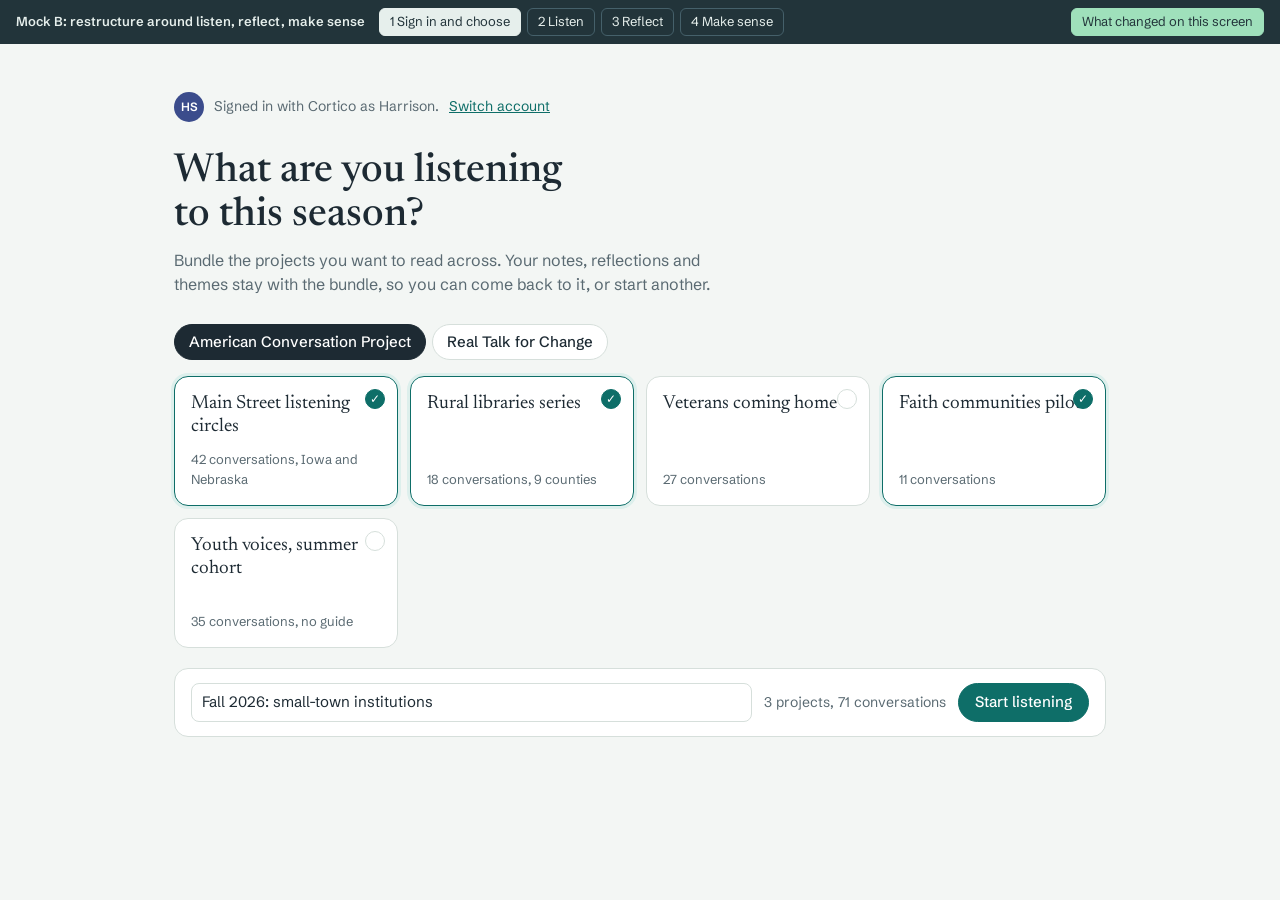
<file: mocks/mock-b-three-movements.html>
<!doctype html>
<html lang="en">
<head>
<meta charset="utf-8">
<meta name="viewport" content="width=device-width, initial-scale=1">
<title>Notes in the Margin, mock B</title>
<link rel="preconnect" href="https://fonts.googleapis.com">
<link rel="preconnect" href="https://fonts.gstatic.com" crossorigin>
<link href="https://fonts.googleapis.com/css2?family=Newsreader:opsz,wght@6..72,400;6..72,500;6..72,600&family=Schibsted+Grotesk:wght@400;500;600;700&family=Caveat:wght@500;600&display=swap" rel="stylesheet">
<style>
:root{
  --bg:#F3F6F4; --paper:#FFFFFF; --ink:#1D2A33; --muted:#5A6A72; --faint:#8E9BA1; --rule:#D6DFDB;
  --teal:#0E6E68; --teal-soft:#DDEFEC; --pencil:#3B4C8C; --mark:#D3F0DF; --mark-star:#9FE0BB;
  --coral:#C4553A; --coral-soft:#F8E3DC; --amber:#8B5E10; --amber-soft:#F6ECD6;
  --sans:"Schibsted Grotesk",system-ui,sans-serif; --serif:"Newsreader",Georgia,serif; --hand:"Caveat",cursive;
}
*{box-sizing:border-box}
html,body{margin:0}
body{background:var(--bg);color:var(--ink);font:15px/1.5 var(--sans)}
button,input,select,textarea{font:inherit;color:inherit}
button{cursor:pointer}
:focus-visible{outline:2px solid var(--teal);outline-offset:2px}
a{color:var(--teal)}

.proto{position:sticky;top:0;z-index:50;background:#22343A;color:#E6EFEC;display:flex;flex-wrap:wrap;gap:6px;align-items:center;padding:8px 16px;font-size:13px}
.proto strong{margin-right:8px;font-weight:600}
.proto button{background:transparent;border:1px solid #45606A;color:#E6EFEC;border-radius:6px;padding:3px 10px}
.proto button[aria-current="true"]{background:#E6EFEC;color:#22343A;border-color:#E6EFEC}
.proto .spacer{flex:1}
.notes-toggle{background:#9FE0BB!important;color:#22343A!important;border-color:#9FE0BB!important}
.screen{display:none}
.screen.on{display:block}

.btn{border:1px solid var(--rule);background:var(--paper);border-radius:999px;padding:7px 16px;font-weight:500}
.btn.primary{background:var(--teal);border-color:var(--teal);color:#fff}
.btn.quiet{border-color:transparent;background:transparent;color:var(--muted)}
.btn.small{padding:4px 12px;font-size:13px}

/* shell: left rail + stage bar */
.shell{display:grid;grid-template-columns:260px minmax(0,1fr);min-height:calc(100vh - 41px)}
.rail{background:#E8EEEB;border-right:1px solid var(--rule);padding:18px 14px;display:flex;flex-direction:column;gap:18px;position:sticky;top:41px;height:calc(100vh - 41px);overflow:auto}
.brand{font-family:var(--serif);font-size:19px;font-weight:600;padding:0 6px}
.bundlebox{background:var(--paper);border:1px solid var(--rule);border-radius:12px;padding:10px 12px}
.bundlebox .k{font-size:12px;color:var(--muted)}
.bundlebox .v{font-weight:600}
.bundlebox button{border:0;background:transparent;color:var(--teal);padding:0;font-size:13px;margin-top:4px}
.rail h3{font-size:12px;color:var(--muted);font-weight:500;margin:0 6px 6px}
.queue{list-style:none;margin:0;padding:0}
.queue li button{width:100%;text-align:left;border:0;background:transparent;border-radius:10px;padding:8px;display:grid;grid-template-columns:14px 1fr;gap:8px;align-items:start}
.queue li button[aria-current="true"]{background:var(--paper);box-shadow:0 0 0 1px var(--rule)}
.queue .pip{width:10px;height:10px;border-radius:50%;margin-top:6px;border:2px solid var(--faint)}
.queue .pip.read{border-color:var(--teal);background:linear-gradient(90deg,var(--teal) 50%,transparent 50%)}
.queue .pip.done{border-color:var(--teal);background:var(--teal)}
.queue .pip.wait{border-color:var(--coral);background:var(--coral)}
.queue .t{font-size:14px;font-weight:500;line-height:1.3}
.queue .s{font-size:12px;color:var(--muted)}
.rail .seeall{font-size:13px;margin-left:6px}

.stagebar{display:flex;align-items:center;gap:6px;padding:12px 28px;border-bottom:1px solid var(--rule);background:var(--paper);position:sticky;top:41px;z-index:5}
.stage{display:flex;align-items:center;gap:8px;border:0;background:transparent;padding:6px 12px;border-radius:999px;color:var(--muted);font-weight:500}
.stage .n{width:22px;height:22px;border-radius:50%;display:grid;place-items:center;font-size:12px;border:1.5px solid currentColor}
.stage[aria-current="step"]{background:var(--teal-soft);color:var(--teal)}
.stage.done .n{background:var(--teal);border-color:var(--teal);color:#fff}
.stagebar .line{width:28px;height:1.5px;background:var(--rule)}
.stagebar .grow{flex:1}
.avatar{width:30px;height:30px;border-radius:50%;background:var(--pencil);color:#fff;display:grid;place-items:center;font-size:12px;font-weight:600}

/* screen 1: choose */
.choose{max-width:980px;margin:0 auto;padding:48px 24px 80px}
.choose h1{font-family:var(--serif);font-weight:500;font-size:40px;line-height:1.1;margin:0 0 10px;max-width:18ch}
.choose .lede{color:var(--muted);max-width:56ch;margin:0 0 28px;font-size:16px}
.signedin{display:flex;align-items:center;gap:10px;margin-bottom:28px;font-size:14px;color:var(--muted)}
.orgtabs{display:flex;gap:6px;margin-bottom:16px;flex-wrap:wrap}
.orgtabs button{border:1px solid var(--rule);background:var(--paper);border-radius:999px;padding:6px 14px;font-weight:500}
.orgtabs button[aria-pressed="true"]{background:var(--ink);color:#fff;border-color:var(--ink)}
.tiles{display:grid;grid-template-columns:repeat(auto-fill,minmax(220px,1fr));gap:12px}
.tile{position:relative;background:var(--paper);border:1.5px solid var(--rule);border-radius:14px;padding:16px;text-align:left;min-height:130px;display:flex;flex-direction:column;gap:6px}
.tile[aria-pressed="true"]{border-color:var(--teal);box-shadow:0 0 0 3px var(--teal-soft)}
.tile .name{font-family:var(--serif);font-size:19px;line-height:1.2}
.tile .meta{font-size:13px;color:var(--muted);margin-top:auto}
.tile .check{position:absolute;top:12px;right:12px;width:20px;height:20px;border-radius:50%;border:1.5px solid var(--rule);display:grid;place-items:center;font-size:12px;color:#fff}
.tile[aria-pressed="true"] .check{background:var(--teal);border-color:var(--teal)}
.savebar{display:flex;gap:12px;align-items:center;margin-top:20px;padding:14px 16px;background:var(--paper);border:1px solid var(--rule);border-radius:14px;flex-wrap:wrap}
.savebar input{border:1px solid var(--rule);border-radius:8px;padding:7px 10px;min-width:240px;flex:1}
.savebar .sum{color:var(--muted);font-size:14px}

/* screen 2: listen */
.listen{display:grid;grid-template-columns:minmax(0,1fr) 250px;max-width:1100px;margin:0 auto;padding:28px 28px 140px;gap:0}
.listen header{grid-column:1/-1;margin-bottom:18px}
.listen h1{font-family:var(--serif);font-weight:500;font-size:30px;margin:0;line-height:1.15}
.listen header .sub{color:var(--muted);font-size:14px;margin-top:4px}
.sec{grid-column:1/-1;display:flex;align-items:center;gap:12px;margin:26px 0 10px}
.sec .label{font-family:var(--serif);font-style:italic;font-size:17px;color:var(--teal)}
.sec .rule{flex:1;height:1px;background:var(--rule)}
.sec .set{font-size:12px;color:var(--faint);border:1px dashed var(--rule);background:transparent;border-radius:999px;padding:2px 10px}
.para{display:contents}
.para .body{padding:6px 28px 6px 0;border-right:1px solid var(--rule)}
.para .who{font-size:12px;font-weight:600;color:var(--muted);letter-spacing:.01em}
.para p{font-family:var(--serif);font-size:18.5px;line-height:1.72;margin:2px 0 0;max-width:60ch}
.para .note{padding:10px 0 6px 22px;font-family:var(--hand);font-size:21px;line-height:1.1;color:var(--pencil);position:relative}
.para .note.star::before{content:"★";position:absolute;left:4px;top:10px;font-family:var(--sans);font-size:12px;color:var(--teal)}
.para .note .ai{display:block;font-family:var(--sans);font-size:12px;color:var(--faint);margin-top:4px}
mark{background:linear-gradient(transparent 12%,var(--mark) 12%,var(--mark) 88%,transparent 88%);color:inherit;cursor:pointer;padding:0 1px}
mark.star{background:linear-gradient(transparent 12%,var(--mark-star) 12%,var(--mark-star) 88%,transparent 88%)}
.hl-tools{display:inline-flex;gap:2px;margin-left:6px;vertical-align:middle;opacity:0;transition:opacity .12s}
.para:hover .hl-tools,.para:focus-within .hl-tools{opacity:1}
.hl-tools button{border:1px solid var(--rule);background:var(--paper);border-radius:6px;font-size:12px;padding:1px 6px;color:var(--muted)}

/* dock */
.dock{position:fixed;left:260px;right:0;bottom:0;z-index:20;padding:0 28px 18px;pointer-events:none}
.dock-inner{pointer-events:auto;max-width:1044px;margin:0 auto;background:var(--ink);color:#EAF2EF;border-radius:18px;padding:12px 14px 12px 18px;display:flex;align-items:center;gap:14px;box-shadow:0 14px 34px rgba(29,42,51,.25)}
.dock .audio{display:flex;align-items:center;gap:10px;flex:1;font-size:13px;color:#B8C7C3}
.dock .play{width:30px;height:30px;border-radius:50%;border:0;background:#EAF2EF;color:var(--ink);font-size:11px}
.dock .bar{flex:1;height:4px;border-radius:2px;background:#3A4D55;position:relative}
.dock .bar i{position:absolute;left:0;top:0;bottom:0;width:38%;background:var(--mark-star);border-radius:2px}
.dock .rec{background:var(--coral);border:0;color:#fff;border-radius:999px;padding:8px 16px;font-weight:600;display:flex;gap:8px;align-items:center}
.dock .rec::before{content:"";width:9px;height:9px;border-radius:50%;background:#fff}
.dock.recording .dock-inner{flex-wrap:wrap}
.dock .recpanel{display:none;width:100%;gap:18px;align-items:center;border-top:1px solid #3A4D55;padding-top:12px;margin-top:4px}
.dock.recording .recpanel{display:flex}
.recpanel .wave{flex:1;display:flex;gap:3px;align-items:center;height:30px}
.recpanel .wave i{display:block;width:3px;border-radius:2px;background:var(--mark-star)}
.recpanel .time{font-variant-numeric:tabular-nums;font-weight:600}
.recpanel .prompt{font-family:var(--serif);font-style:italic;color:#CFE0DA;font-size:15px;max-width:32ch}

/* screen 3: reflect */
.reflect{max-width:1100px;margin:0 auto;padding:28px 28px 120px}
.reflect h1{font-family:var(--serif);font-weight:500;font-size:30px;margin:0 0 4px}
.reflect .lede{color:var(--muted);margin:0 0 22px;max-width:60ch}
.rgrid{display:grid;grid-template-columns:minmax(0,1fr) minmax(0,1fr);gap:28px}
.said{font-family:var(--serif);font-size:18px;line-height:1.7;background:var(--paper);border:1px solid var(--rule);border-radius:16px;padding:20px 22px}
.said .sub{font-family:var(--sans);font-size:13px;color:var(--muted);margin-bottom:6px}
.said u{text-decoration:none;background:var(--teal-soft);border-radius:3px;padding:0 2px}
.cand{background:var(--paper);border:1px solid var(--rule);border-radius:16px;padding:16px 18px;margin-bottom:12px;transition:border-color .15s}
.cand.kept{border-color:var(--teal);background:#F7FCFA}
.cand.skipped{opacity:.5}
.cand .to{font-size:13px;color:var(--teal);font-weight:600}
.cand .ins{font-family:var(--serif);font-size:18px;line-height:1.35;margin:6px 0 10px}
.cand .ev{font-size:14px;border-left:3px solid var(--mark-star);padding:2px 0 2px 10px;margin-bottom:6px}
.cand .ev small{display:block;color:var(--faint);font-size:12px}
.cand .acts{display:flex;gap:6px;margin-top:10px}
.tray{border:1.5px dashed var(--rule);border-radius:16px;padding:14px 18px;margin-top:6px;color:var(--muted);font-size:14px}
.endbar{position:fixed;left:260px;right:0;bottom:0;background:var(--paper);border-top:1px solid var(--rule);padding:12px 28px;display:flex;gap:12px;align-items:center;z-index:10}
.endbar .grow{flex:1;color:var(--muted)}
.toast{position:fixed;left:calc(50% + 130px);bottom:80px;transform:translateX(-50%);background:var(--ink);color:#fff;border-radius:999px;padding:10px 18px;display:none;gap:14px;z-index:60}
.toast.on{display:flex}
.toast a{color:var(--mark-star)}

/* screen 4: make sense board */
.board{padding:24px 28px 60px}
.board-head{display:flex;align-items:flex-end;gap:16px;margin-bottom:16px;flex-wrap:wrap}
.board-head h1{font-family:var(--serif);font-weight:500;font-size:30px;margin:0}
.board-head .sub{color:var(--muted);font-size:14px}
.board-head .grow{flex:1}
.focus{font-size:13px;padding:4px 12px;border-radius:999px;background:var(--teal-soft);color:var(--teal);font-weight:500}
.cols{display:grid;grid-auto-flow:column;grid-auto-columns:minmax(280px,1fr);gap:14px;overflow-x:auto;padding-bottom:12px}
.col{background:#E9EFEC;border-radius:16px;padding:12px;min-height:300px}
.col.unfocused{background:transparent;border:1.5px dashed var(--rule)}
.col h2{font-family:var(--serif);font-weight:500;font-size:18px;line-height:1.25;margin:2px 4px 2px}
.col .cmeta{font-size:12px;color:var(--muted);margin:0 4px 10px;display:flex;gap:8px;align-items:center}
.col .cmeta button{border:0;background:transparent;color:var(--teal);font-size:12px;padding:0}
.theme{border-radius:12px;padding:10px;margin-bottom:10px;background:var(--paper);border:1px solid var(--rule)}
.theme > .th{display:flex;align-items:center;gap:6px;font-weight:600;font-size:14px;margin-bottom:6px}
.theme > .th .sw{width:10px;height:10px;border-radius:3px}
.theme > .th .grow{flex:1}
.theme > .th button{border:0;background:transparent;font-size:15px;color:var(--faint);padding:0 2px}
.theme > .th button[aria-pressed="true"]{color:var(--teal)}
.theme.suggested{border-style:dashed;background:#FBFDFC}
.theme.suggested .why{font-size:12px;color:var(--muted);margin:0 0 6px}
.card{background:var(--bg);border-radius:10px;padding:8px 10px;margin-top:6px;font-size:14px;line-height:1.35}
.card .src{font-size:12px;color:var(--muted);margin-top:4px}
.card[draggable]{cursor:grab}
.loose{font-size:12px;color:var(--muted);margin:12px 4px 4px}
.drawer{position:fixed;top:41px;right:0;bottom:0;width:340px;max-width:100vw;background:#22343A;color:#E6EFEC;padding:20px 22px;overflow:auto;z-index:45;transform:translateX(100%);transition:transform .2s ease}
.drawer.on{transform:none}
.drawer h2{font-size:15px;margin:0 0 4px}
.drawer p.sub{color:#A9BCB6;font-size:13px;margin:0 0 14px}
.drawer ul{padding-left:18px;margin:0;font-size:14px}
.drawer li{margin-bottom:10px}
.drawer li em{color:#A9BCB6;font-style:normal;display:block;font-size:12px}

@media (max-width:960px){
  .shell{grid-template-columns:1fr}
  .rail{position:static;height:auto}
  .listen{grid-template-columns:1fr;padding:20px 16px 160px}
  .para .body{border-right:0;padding-right:0}
  .para .note{padding:2px 0 10px 18px}
  .dock,.endbar{left:0}
  .toast{left:50%}
  .rgrid{grid-template-columns:1fr}
  .stagebar{overflow-x:auto;padding:10px 16px}
  .choose h1{font-size:32px}
}
@media (prefers-reduced-motion:reduce){*{transition:none!important}}
</style>
</head>
<body>

<div class="proto" role="navigation" aria-label="Mock screens">
  <strong>Mock B: restructure around listen, reflect, make sense</strong>
  <button data-go="choose">1 Sign in and choose</button>
  <button data-go="listen">2 Listen</button>
  <button data-go="reflect">3 Reflect</button>
  <button data-go="sense">4 Make sense</button>
  <span class="spacer"></span>
  <button class="notes-toggle" id="notesBtn" aria-expanded="false">What changed on this screen</button>
</div>

<!-- 1 CHOOSE -->
<section class="screen" id="choose">
  <div class="choose">
    <div class="signedin"><span class="avatar">HS</span>Signed in with Cortico as Harrison. <a href="#">Switch account</a></div>
    <h1>What are you listening to this season?</h1>
    <p class="lede">Bundle the projects you want to read across. Your notes, reflections and themes stay with the bundle, so you can come back to it, or start another.</p>
    <div class="orgtabs" role="group" aria-label="Organization">
      <button aria-pressed="true">American Conversation Project</button>
      <button aria-pressed="false">Real Talk for Change</button>
    </div>
    <div class="tiles" id="tiles">
      <button class="tile" aria-pressed="true" data-n="42"><span class="check">✓</span><span class="name">Main Street listening circles</span><span class="meta">42 conversations, Iowa and Nebraska</span></button>
      <button class="tile" aria-pressed="true" data-n="18"><span class="check">✓</span><span class="name">Rural libraries series</span><span class="meta">18 conversations, 9 counties</span></button>
      <button class="tile" aria-pressed="false" data-n="27"><span class="check">✓</span><span class="name">Veterans coming home</span><span class="meta">27 conversations</span></button>
      <button class="tile" aria-pressed="true" data-n="11"><span class="check">✓</span><span class="name">Faith communities pilot</span><span class="meta">11 conversations</span></button>
      <button class="tile" aria-pressed="false" data-n="35"><span class="check">✓</span><span class="name">Youth voices, summer cohort</span><span class="meta">35 conversations, no guide</span></button>
    </div>
    <div class="savebar">
      <input value="Fall 2026: small-town institutions" aria-label="Bundle name">
      <span class="sum" id="sum">3 projects, 71 conversations</span>
      <button class="btn primary" data-go="listen">Start listening</button>
    </div>
  </div>
</section>

<template id="railTpl">
  <aside class="rail">
    <div class="brand">Notes in the Margin</div>
    <div class="bundlebox"><div class="k">Bundle</div><div class="v">Fall 2026: small-town institutions</div><div class="k">3 projects, 71 conversations</div><button data-go="choose">Change</button></div>
    <div>
      <h3>Up next</h3>
      <ul class="queue">
        <li><button aria-current="true" data-go="listen"><span class="pip read"></span><span><span class="t">Library board neighbors, Cedar Falls</span><br><span class="s">Reading, 38%</span></span></button></li>
        <li><button data-go="reflect"><span class="pip wait"></span><span><span class="t">Thursday coffee group</span><br><span class="s">Reflection to review</span></span></button></li>
        <li><button data-go="listen"><span class="pip"></span><span><span class="t">Sunday supper, St. Brigid's hall</span><br><span class="s">Suggested: echoes your library notes</span></span></button></li>
        <li><button data-go="listen"><span class="pip done"></span><span><span class="t">After the mill closed</span><br><span class="s">Reflected Oct 3</span></span></button></li>
      </ul>
      <a href="#" class="seeall">All 71 conversations</a>
    </div>
  </aside>
</template>
<template id="stageTpl">
  <div class="stagebar">
    <button class="stage" data-stage="listen" data-go="listen"><span class="n">1</span>Listen</button><span class="line"></span>
    <button class="stage" data-stage="reflect" data-go="reflect"><span class="n">2</span>Reflect</button><span class="line"></span>
    <button class="stage" data-stage="sense" data-go="sense"><span class="n">3</span>Make sense</button>
    <span class="grow"></span><span class="avatar">HS</span>
  </div>
</template>

<!-- 2 LISTEN -->
<section class="screen" id="listen">
  <div class="shell">
    <div data-rail></div>
    <div>
      <div data-stage-for="listen"></div>
      <div class="listen" id="page">
        <header>
          <h1>Library board neighbors, Cedar Falls</h1>
          <div class="sub">Rural libraries series, Oct 14, 2026, 58 minutes, 6 people</div>
        </header>

        <div class="sec"><span class="label">A place you feel known</span><span class="rule"></span></div>
        <div class="para">
          <div class="body"><div class="who">Dale</div>
          <p>When I walk into the library, Marcy knows my name before I'm through the door. <mark class="star">She knows I'm going to ask about the seed catalog and she's already pulled it.</mark> That's not nothing. That's the only place in town that happens anymore.<span class="hl-tools"><button>Star</button><button>Edit note</button><button>Remove</button></span></p></div>
          <div class="note star">known by name, same words as the coffee group!</div>
        </div>
        <div class="para">
          <div class="body"><div class="who">Ruth</div>
          <p>It used to be the bank, too. You'd go in and Gene would ask about your mother. <mark>Now it's a screen and a phone number that goes to Omaha.</mark><span class="hl-tools"><button>Star</button><button>Add note</button><button>Remove</button></span></p></div>
          <div class="note">institutions moving away<span class="ai">Also suggested for Trust in local institutions</span></div>
        </div>
        <div class="para">
          <div class="body"><div class="who">Facilitator</div>
          <p>What does it feel like when that changes, when the person behind the counter isn't from here?</p></div>
          <div class="note"></div>
        </div>
        <div class="para">
          <div class="body"><div class="who">Marisol</div>
          <p>Honestly, it feels like they decided we weren't worth a person. I moved here eleven years ago and the library was how I met anyone. If they cut the hours again, I don't know where people like me would go.</p></div>
          <div class="note"></div>
        </div>

        <div class="sec"><span class="label" style="color:var(--faint)">When trust was broken</span><span class="rule"></span><button class="set" id="setSec">Set where this starts</button></div>
        <div class="para">
          <div class="body"><div class="who">Dale</div>
          <p>The board vote was the thing. They held it at two in the afternoon on a Tuesday. Who can come to that? Farmers can't. Anybody with a shift can't.</p></div>
          <div class="note"></div>
        </div>
      </div>
    </div>
  </div>
  <div class="dock" id="dock">
    <div class="dock-inner">
      <div class="audio"><button class="play" aria-label="Play">▶</button><span>22:10</span><span class="bar"><i></i></span><span>58:10</span></div>
      <button class="rec" id="recBtn">Reflect out loud</button>
      <div class="recpanel">
        <span class="time">1:48</span>
        <span class="wave" id="wave"></span>
        <span class="prompt">What would you want to hear more about?</span>
        <button class="btn small" id="recStop" style="background:#EAF2EF;border:0">Discard</button>
        <button class="btn small primary" data-go="reflect" style="background:var(--mark-star);color:var(--ink);border:0">Done, show connections</button>
      </div>
    </div>
  </div>
</section>

<!-- 3 REFLECT -->
<section class="screen" id="reflect">
  <div class="shell">
    <div data-rail></div>
    <div>
      <div data-stage-for="reflect"></div>
      <div class="reflect">
        <h1>What your reflection connects to</h1>
        <p class="lede">Shaded phrases are what each connection came from. Keep what rings true. Nothing reaches your board until you keep it.</p>
        <div class="rgrid">
          <div>
            <div class="said"><div class="sub">You, after Thursday coffee group, 3 min 42 s</div>
            The thing that keeps coming back is people saying someone "knows them." The library, the diner. <u>It's less about the service and more about being recognized.</u> And then the flip side, <u>the board meeting at 2pm, that felt like the clearest example of trust breaking.</u> Not a scandal, just a time nobody could make.</div>
            <div class="tray"><b style="color:var(--ink)">1 starred passage</b> isn't connected yet: "Now it's a screen and a phone number that goes to Omaha." <button class="btn small">Connect it</button> <button class="btn small quiet">Later</button></div>
          </div>
          <div>
            <div class="cand" data-c>
              <div class="to">Belonging</div>
              <div class="ins">Belonging is described as being recognized by name, more than as access to services.</div>
              <div class="ev">"Marcy knows my name before I'm through the door."<small>Your starred highlight</small></div>
              <div class="acts"><button class="btn small" data-keep>Keep</button><button class="btn small">Reword</button><button class="btn small quiet" data-skip>Skip</button></div>
            </div>
            <div class="cand" data-c>
              <div class="to">Trust in local institutions</div>
              <div class="ins">Trust erodes through access decisions, like meeting times, not through scandal.</div>
              <div class="ev">"They held it at two in the afternoon on a Tuesday."<small>Passage the AI found</small></div>
              <div class="acts"><button class="btn small" data-keep>Keep</button><button class="btn small">Reword</button><button class="btn small quiet" data-skip>Skip</button></div>
            </div>
            <div class="cand" data-c>
              <div class="to" style="color:var(--muted)">No question yet</div>
              <div class="ins">Diners and libraries play similar roles as places of recognition.</div>
              <div class="acts"><button class="btn small" data-keep>Keep</button><button class="btn small">Reword</button><button class="btn small quiet" data-skip>Skip</button></div>
            </div>
          </div>
        </div>
      </div>
    </div>
  </div>
  <div class="endbar"><span class="grow" id="rcount"></span><button class="btn quiet">Come back later</button><button class="btn primary" id="keepBtn">Put 0 on the board</button></div>
  <div class="toast" id="toast"><span>On the board.</span><a href="#" data-go="sense">Go to Make sense</a></div>
</section>

<!-- 4 MAKE SENSE -->
<section class="screen" id="sense">
  <div class="shell">
    <div data-rail></div>
    <div>
      <div data-stage-for="sense"></div>
      <div class="board">
        <div class="board-head">
          <div><h1>Make sense</h1><div class="sub">One column per research question. Themes group your insights. Drag an insight between themes.</div></div>
          <span class="grow"></span>
          <span class="focus">3 of 5 to 7 questions in focus</span>
          <button class="btn">Suggest themes</button>
          <button class="btn primary">Export codebook</button>
        </div>
        <div class="cols">
          <section class="col">
            <h2>How do people describe trust in local institutions?</h2>
            <div class="cmeta">9 insights, 2 themes <button>Edit</button></div>
            <div class="theme"><div class="th"><span class="sw" style="background:#0E6E68"></span>Access and exclusion<span class="grow"></span><button aria-pressed="true" title="In codebook">★</button></div>
              <div class="card" draggable="true">Trust erodes through access decisions, like meeting times, not scandal.<div class="src">Library board neighbors</div></div>
              <div class="card" draggable="true">Meeting notices only posted online shut out older residents.<div class="src">Thursday coffee group</div></div>
            </div>
            <div class="theme"><div class="th"><span class="sw" style="background:#3B4C8C"></span>Institutions leaving<span class="grow"></span><button aria-pressed="false" title="Add to codebook">☆</button></div>
              <div class="card" draggable="true">Centralizing reads as a judgment that the town isn't worth a person.<div class="src">Library board neighbors</div></div>
            </div>
            <div class="loose">Not in a theme yet</div>
            <div class="card" draggable="true">The fire department is trusted because it's volunteer.<div class="src">After the mill closed</div></div>
          </section>
          <section class="col">
            <h2>What does belonging to this community feel like?</h2>
            <div class="cmeta">12 insights, 1 theme <button>Edit</button></div>
            <div class="theme"><div class="th"><span class="sw" style="background:#C4553A"></span>Being known by name<span class="grow"></span><button aria-pressed="true">★</button></div>
              <div class="card" draggable="true">Belonging is being recognized, more than access to services.<div class="src">Library board neighbors</div></div>
              <div class="card" draggable="true">Newcomers describe the library as the first place anyone learned their name.<div class="src">Bookmobile volunteers</div></div>
            </div>
            <div class="theme suggested"><div class="th"><span class="sw" style="background:#8E9BA1"></span>Suggested: third places<span class="grow"></span></div>
              <p class="why">From 3 insights that mention diners, halls and libraries.</p>
              <button class="btn small">Keep theme</button> <button class="btn small quiet">Dismiss</button>
            </div>
          </section>
          <section class="col">
            <h2>Where do people feel friction or disconnection?</h2>
            <div class="cmeta">4 insights <button>Edit</button></div>
            <div class="card" draggable="true">Shift workers feel left out of civic life by default.<div class="src">Library board neighbors</div></div>
          </section>
          <section class="col unfocused">
            <h2 style="color:var(--muted)">No question yet</h2>
            <div class="cmeta">3 insights <button>+ New question</button></div>
            <div class="card" draggable="true">Diners and libraries play similar roles as places of recognition.<div class="src">Thursday coffee group</div></div>
          </section>
        </div>
      </div>
    </div>
  </div>
</section>

<aside class="drawer" id="drawer" aria-label="What changed"><div id="drawerBody"></div></aside>

<script>
const NOTES={
  choose:{t:"Sign in and choose",s:"Sign-in and project choice on one screen. You land here right after Cortico sign-in.",i:[
    ["Projects shown as tiles you toggle, grouped by organization","Only projects the account can open in American Conversation Project, or any other organization it belongs to."],
    ["A bundle gets a name and is saved","Bundles become the unit your notes, research questions and themes belong to. Today everything is global to one hard-coded user."],
    ["A running count of projects and conversations","Shows the size of the bundle before you start."]]},
  listen:{t:"Listen",s:"The Reader, rebuilt around the margin.",i:[
    ["Notes are written in the margin beside the passage, in a hand font","The one bold move in this direction. It makes the app's name literal."],
    ["The left rail is a queue, not a dropdown","It shows progress dots, what needs review, and the next suggestion. That replaces the 201-item select, the orange banner and the separate \"listen next\" list."],
    ["Guide sections are inline headings","\"Set where this starts\" sits on the heading itself. That replaces the invisible hover strip and the word \"checkpoint\"."],
    ["Star, note and remove show on hover or focus beside each highlight","Today you can't remove a highlight in the UI, and starring is an unmarked click."],
    ["Audio and recording share one dock at the bottom","Recording no longer covers the page. Prompts rotate inside the dock. Try \"Reflect out loud\"."],
    ["No research question editing here","Questions live on Make sense."]]},
  reflect:{t:"Reflect",s:"The review dialog, as a full step.",i:[
    ["Shaded phrases in your reflection show where each connection came from","This replaces the raw \"confidence: 0.7\" and rationale strings."],
    ["Keep, Reword and Skip","The footer counts decisions and names the result: \"Put 2 on the board\". A confirmation follows."],
    ["One tray for starred passages that aren't used yet","The same wording appears everywhere they show up."],
    ["\"Come back later\" keeps undecided choices","The rail then shows the conversation as \"Reflection to review\"."]]},
  sense:{t:"Make sense",s:"Memo and Organize merged into one board.",i:[
    ["One column per research question, themes inside, insights as cards","It is the same data as today's memo, laid out for synthesis."],
    ["\"Themes\" replaces \"code families\"","The ★ on a theme means \"in codebook\". That is the only star meaning on this screen."],
    ["Focus is the set of columns","Unfocused questions and \"No question yet\" sit at the end with dashed borders."],
    ["AI-suggested themes look visibly tentative (dashed)","Keep or Dismiss. The cap message only appears when you hit it."],
    ["Export codebook is a primary action with a clear name","It replaces \"Prepare codebook\", whose only explanation was a hover tooltip."]]}
};
let current='choose';
const rail=document.getElementById('railTpl'), stage=document.getElementById('stageTpl');
document.querySelectorAll('[data-rail]').forEach(el=>el.replaceWith(rail.content.cloneNode(true)));
document.querySelectorAll('[data-stage-for]').forEach(el=>{
  const n=stage.content.cloneNode(true), s=el.dataset.stageFor, order=['listen','reflect','sense'];
  n.querySelectorAll('.stage').forEach(b=>{ if(b.dataset.stage===s) b.setAttribute('aria-current','step'); if(order.indexOf(b.dataset.stage)<order.indexOf(s)) b.classList.add('done'); });
  el.replaceWith(n);
});
function go(id){current=id;document.querySelectorAll('.screen').forEach(s=>s.classList.toggle('on',s.id===id));
  document.querySelectorAll('.proto [data-go]').forEach(b=>b.setAttribute('aria-current',b.dataset.go===id));
  document.getElementById('dock').classList.remove('recording');renderNotes();window.scrollTo(0,0);}
document.addEventListener('click',e=>{const t=e.target.closest('[data-go]');if(t){e.preventDefault();go(t.dataset.go);}});
const drawer=document.getElementById('drawer'),nb=document.getElementById('notesBtn');
nb.onclick=()=>{const on=!drawer.classList.contains('on');drawer.classList.toggle('on',on);nb.setAttribute('aria-expanded',on);};
function renderNotes(){const n=NOTES[current];document.getElementById('drawerBody').innerHTML=`<h2>${n.t}</h2><p class="sub">${n.s}</p><ul>${n.i.map(([a,b])=>`<li>${a}${b?`<em>${b}</em>`:''}</li>`).join('')}</ul>`;}

/* tiles */
function sum(){const on=[...document.querySelectorAll('.tile[aria-pressed="true"]')];document.getElementById('sum').textContent=`${on.length} project${on.length===1?'':'s'}, ${on.reduce((a,t)=>a+ +t.dataset.n,0)} conversations`;}
document.querySelectorAll('.tile').forEach(t=>t.onclick=()=>{t.setAttribute('aria-pressed',t.getAttribute('aria-pressed')!=='true');sum();});
document.querySelectorAll('.orgtabs button').forEach(b=>b.onclick=()=>document.querySelectorAll('.orgtabs button').forEach(x=>x.setAttribute('aria-pressed',x===b)));

/* listen */
document.querySelectorAll('#page mark').forEach(m=>m.onclick=()=>m.classList.toggle('star'));
document.querySelectorAll('.hl-tools button').forEach(b=>{ if(b.textContent==='Star') b.onclick=()=>b.closest('p').querySelector('mark').classList.toggle('star'); });
document.getElementById('setSec').onclick=e=>{const s=e.target.closest('.sec');s.querySelector('.label').style.color='';e.target.remove();};
const dock=document.getElementById('dock');
document.getElementById('recBtn').onclick=()=>dock.classList.add('recording');
document.getElementById('recStop').onclick=()=>dock.classList.remove('recording');
const wave=document.getElementById('wave');for(let i=0;i<60;i++){const b=document.createElement('i');b.style.height=(4+Math.round(Math.abs(Math.sin(i*0.9)*Math.cos(i*0.3))*24))+'px';wave.appendChild(b);}

/* reflect */
function upd(){const c=[...document.querySelectorAll('[data-c]')],k=c.filter(x=>x.classList.contains('kept')).length,l=c.filter(x=>!x.classList.contains('kept')&&!x.classList.contains('skipped')).length;
  document.getElementById('rcount').textContent=l?`${l} still to decide, ${k} kept`:`All decided, ${k} kept`;const b=document.getElementById('keepBtn');b.textContent=`Put ${k} on the board`;b.disabled=!k;}
document.querySelectorAll('[data-c]').forEach(c=>{c.querySelector('[data-keep]').onclick=()=>{c.classList.add('kept');c.classList.remove('skipped');upd();};c.querySelector('[data-skip]').onclick=()=>{c.classList.add('skipped');c.classList.remove('kept');upd();};});
upd();
document.getElementById('keepBtn').onclick=()=>{const t=document.getElementById('toast');t.classList.add('on');setTimeout(()=>t.classList.remove('on'),4000);};

/* board star toggles */
document.querySelectorAll('.theme .th button[aria-pressed]').forEach(b=>b.onclick=()=>{const on=b.getAttribute('aria-pressed')!=='true';b.setAttribute('aria-pressed',on);b.textContent=on?'★':'☆';});
go('choose');
</script>
</body>
</html>
</file>
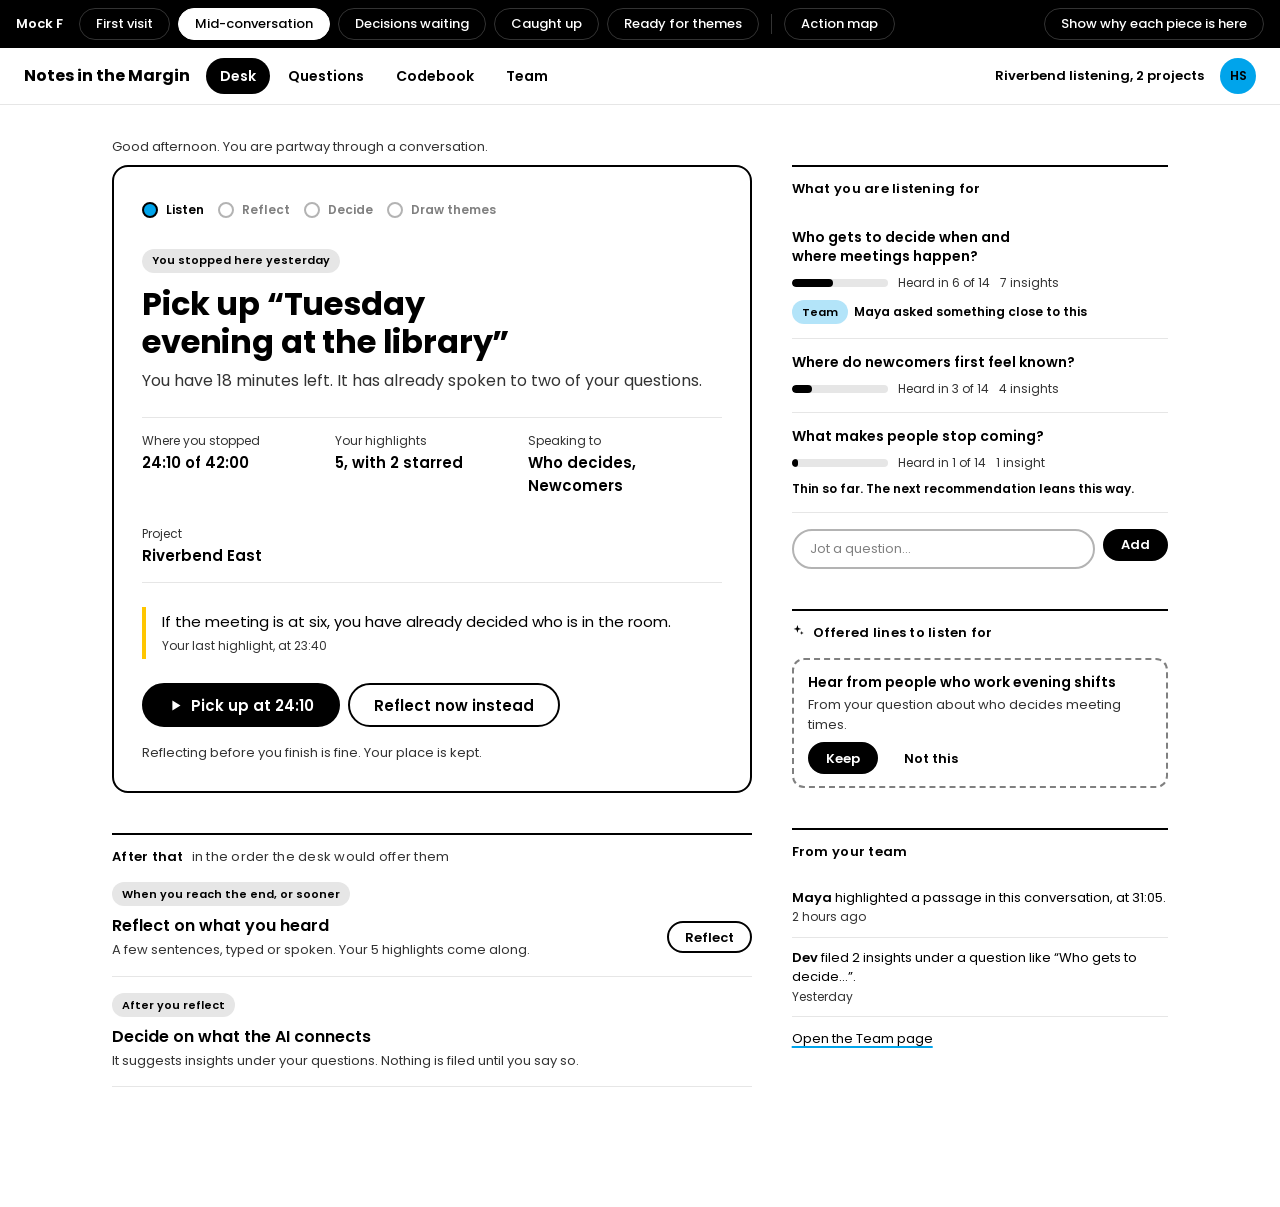
<file: mocks/mock-f-desk-one-next-step.html>
<!doctype html>
<html lang="en">
<head>
<meta charset="utf-8">
<meta name="viewport" content="width=device-width, initial-scale=1">
<title>Notes in the Margin, mock F: the desk as one next step</title>
<link rel="preconnect" href="https://fonts.googleapis.com">
<link rel="preconnect" href="https://fonts.gstatic.com" crossorigin>
<link href="https://fonts.googleapis.com/css2?family=Poppins:wght@400;500;600;700&display=swap" rel="stylesheet">
<style>
/* Cortico brand book v08.2026: three primaries, five accents, four greys. Poppins only. */
:root{
  --black:#000000; --white:#FFFFFF; --blue:#00A4EB; --blue-tint:#B3E4F9;
  --yellow:#FFC600; --yellow-tint:#FFF1BF; --red:#FF423A; --green:#007A33;
  --g1:#E6E6E6; --g2:#B3B3B3; --g3:#808080; --g4:#333333;
  --proto:48px; --app:57px;
  --ease:cubic-bezier(.4,0,.2,1);
  --font:Poppins,system-ui,sans-serif;
}
*{box-sizing:border-box}
html,body{margin:0}
body{background:var(--white);color:var(--black);font:400 15px/1.5 var(--font);-webkit-font-smoothing:antialiased;overflow-x:hidden}
button{font:inherit;color:inherit;cursor:pointer}
[hidden]{display:none!important}
:focus-visible{outline:2px solid var(--blue);outline-offset:2px;box-shadow:0 0 0 2px var(--black)}
.proto :focus-visible{box-shadow:none}
a{color:var(--black);text-decoration:underline;text-decoration-color:var(--blue);text-decoration-thickness:2px;text-underline-offset:3px}
svg.i{width:1em;height:1em;flex:none;fill:none;stroke:currentColor;stroke-width:2;stroke-linecap:round;stroke-linejoin:round;vertical-align:-.125em}
svg.i.fill{fill:currentColor;stroke:none}
h1,h2,h3{text-wrap:balance;margin:0}
p{margin:0}
ul,ol{margin:0;padding:0;list-style:none}

/* prototype bar, not part of the app */
.proto{position:sticky;top:0;z-index:60;height:var(--proto);background:var(--black);color:var(--white);display:flex;gap:8px;align-items:center;padding:0 16px;font-size:13px;overflow-x:auto;overflow-y:hidden;white-space:nowrap}
.proto strong{margin-right:8px;font-weight:600}
.proto button{flex:none;background:transparent;border:1px solid var(--g4);color:var(--white);border-radius:999px;height:32px;padding:0 16px;font-weight:500}
.proto button:hover{border-color:var(--white)}
.proto button[aria-pressed="true"]{background:var(--white);color:var(--black);border-color:var(--white)}
.proto .spacer{flex:1;min-width:16px}
.proto .notes-toggle[aria-pressed="true"]{background:var(--yellow);color:var(--black);border-color:var(--yellow);font-weight:600}
.proto .sep{width:1px;height:20px;background:var(--g4);flex:none;margin:0 4px}

.app{position:sticky;top:var(--proto);z-index:30;height:var(--app);background:var(--white);border-bottom:1px solid var(--g1);display:flex;align-items:center;gap:16px;padding:0 24px;overflow-x:auto}
.brand{font-size:16px;font-weight:700;white-space:nowrap}
.appnav{display:flex;align-items:center;gap:4px}
.appnav span{height:36px;padding:0 14px;border-radius:999px;font-size:14px;font-weight:600;white-space:nowrap;display:inline-flex;align-items:center}
.appnav span[aria-current="page"]{background:var(--black);color:var(--white)}
.app .grow{flex:1}
.ws{font-size:13px;font-weight:600;white-space:nowrap}
.avatar{flex:none;width:36px;height:36px;border-radius:50%;background:var(--blue);display:grid;place-items:center;font-size:12px;font-weight:600}

.btn{font:600 15px/1 var(--font);height:44px;padding:0 24px;border-radius:999px;border:2px solid var(--black);background:var(--black);color:var(--white);display:inline-flex;align-items:center;justify-content:center;gap:8px;white-space:nowrap}
.btn.outline{background:transparent;color:var(--black)}
.btn.quiet{background:transparent;border-color:transparent;color:var(--black);padding:0 12px}
.btn.small{height:32px;padding:0 16px;font-size:13px}
.tag{display:inline-flex;align-items:center;gap:6px;height:24px;padding:0 10px;border-radius:999px;font-size:11px;font-weight:600;white-space:nowrap;flex:none}
.tag.yours{background:var(--yellow)}
.tag.ai{border:2px dashed var(--g3);background:var(--white)}
.tag.team{background:var(--blue-tint)}
.tag.when{background:var(--g1)}

.wrap{max-width:1120px;margin:0 auto;padding:32px 32px 120px}
.hello{font-size:13px;color:var(--g4);margin-bottom:8px}
.grid{display:grid;grid-template-columns:minmax(0,1.7fr) minmax(0,1fr);gap:40px;align-items:start}
.h2{font-size:13px;font-weight:600;letter-spacing:.02em;border-top:2px solid var(--black);padding-top:12px;margin-bottom:16px;display:flex;gap:8px;align-items:baseline;flex-wrap:wrap}
.h2 small{font-weight:400;color:var(--g4);font-size:13px}
section + section{margin-top:40px}

/* Now: the one step */
.now{border:2px solid var(--black);border-radius:16px;padding:28px;position:relative}
.now .step{font-size:12px;font-weight:600;display:flex;gap:8px;align-items:center;flex-wrap:wrap;margin-bottom:12px}
.now h1{font-weight:700;font-size:32px;line-height:1.2;letter-spacing:-.005em}
.now .why{margin-top:8px;font-size:16px;color:var(--g4);max-width:60ch}
.facts{display:grid;grid-template-columns:repeat(auto-fit,minmax(150px,1fr));gap:0;margin:24px 0;border-top:1px solid var(--g1);border-bottom:1px solid var(--g1)}
.facts div{padding:14px 16px 14px 0}
.facts dt{font-size:12px;color:var(--g4)}
.facts dd{margin:2px 0 0;font-weight:600;font-size:15px}
.quote{border-left:4px solid var(--yellow);padding:4px 0 4px 16px;margin:0 0 24px;font-size:15px}
.quote cite{display:block;font-style:normal;font-size:12px;color:var(--g4);margin-top:4px}
.acts{display:flex;gap:8px;flex-wrap:wrap;align-items:center}
.now .also{margin-top:16px;font-size:13px;color:var(--g4)}

/* the loop: where you are */
.loop{display:flex;gap:0;margin:0 0 24px;font-size:12px;font-weight:600;flex-wrap:wrap}
.loop li{display:flex;align-items:center;gap:8px;padding:6px 14px 6px 0;color:var(--g3)}
.loop li::before{content:"";width:12px;height:12px;border-radius:50%;border:2px solid var(--g2);flex:none}
.loop li.done{color:var(--black)}
.loop li.done::before{background:var(--black);border-color:var(--black)}
.loop li.here{color:var(--black)}
.loop li.here::before{background:var(--blue);border-color:var(--black)}

/* After that */
.queue li{display:grid;grid-template-columns:minmax(0,1fr) auto;gap:8px 16px;align-items:center;padding:16px 0;border-bottom:1px solid var(--g1)}
.queue li:first-child{padding-top:0}
.queue h3{font-size:16px;font-weight:600}
.queue .info{font-size:13px;color:var(--g4);margin-top:2px}
.queue .when{grid-column:1/-1;display:flex;gap:8px;align-items:center;flex-wrap:wrap}

/* Questions with a breadth bar */
.q{padding:14px 0;border-bottom:1px solid var(--g1)}
.q:first-child{padding-top:0}
.q h3{font-size:14px;font-weight:600;line-height:1.35}
.q .meta{display:flex;gap:10px;align-items:center;margin-top:8px;font-size:12px;color:var(--g4);flex-wrap:wrap}
.bar{flex:none;width:96px;height:8px;border-radius:999px;background:var(--g1);overflow:hidden}
.bar i{display:block;height:100%;background:var(--black);border-radius:999px}
.q .nudge{margin-top:8px;font-size:12px;font-weight:600;display:flex;gap:6px;align-items:center;flex-wrap:wrap}
.q .nudge.ready{color:var(--green)}
.jot{display:flex;gap:8px;margin-top:16px}
.jot div{flex:1;height:40px;border:2px solid var(--g2);border-radius:999px;padding:0 16px;display:flex;align-items:center;font-size:13px;color:var(--g3);min-width:0}

/* AI offers and team */
.offer{border:2px dashed var(--g3);border-radius:12px;padding:12px 14px;margin-bottom:8px;font-size:13px}
.offer .t{font-weight:600;font-size:14px}
.offer .r{color:var(--g4);margin:2px 0 8px}
.teamline{font-size:13px;padding:10px 0;border-bottom:1px solid var(--g1)}
.teamline:first-child{padding-top:0}
.teamline b{font-weight:600}
.teamline .t{color:var(--g4);font-size:12px}

/* annotations: why each piece is here */
.note{display:none;background:var(--yellow-tint);border-left:4px solid var(--yellow);padding:10px 12px;margin:12px 0 0;font-size:12px;line-height:1.45;border-radius:0 8px 8px 0}
.note b{font-weight:600}
body.notes .note{display:block}

/* the action map */
.map{width:100%;border-collapse:collapse;font-size:13px}
.map th{font-size:12px;font-weight:600;text-align:left;padding:10px 12px 10px 0;border-bottom:2px solid var(--black);vertical-align:bottom}
.map td{padding:14px 12px 14px 0;border-bottom:1px solid var(--g1);vertical-align:top}
.map td:first-child{font-weight:600;font-size:14px;min-width:160px}
.map .order{display:inline-grid;place-items:center;width:22px;height:22px;border-radius:50%;background:var(--black);color:var(--white);font-size:11px;font-weight:600;margin-right:8px}
.maplede{font-size:16px;color:var(--g4);max-width:70ch;margin:8px 0 28px}
.scroll{overflow-x:auto}
.h1{font-weight:700;font-size:40px;line-height:1.2}
.rules{display:grid;grid-template-columns:repeat(auto-fit,minmax(240px,1fr));gap:16px;margin-top:32px}
.rules div{border:2px solid var(--black);border-radius:12px;padding:16px;font-size:13px}
.rules b{display:block;font-size:14px;margin-bottom:4px}

@media (max-width:900px){
  .wrap{padding:24px 16px 96px}
  .grid{grid-template-columns:minmax(0,1fr);gap:32px}
  .now{padding:20px}
  .now h1{font-size:26px}
  .h1{font-size:30px}
  .map,.map tbody,.map tr,.map td{display:block}
  .map thead{display:none}
  .map tr{padding:16px 0;border-bottom:1px solid var(--g1)}
  .map td{border:0;padding:2px 0}
  .map td[data-l]::before{content:attr(data-l);display:block;font-size:11px;font-weight:600;color:var(--g4);margin-top:8px}
}
</style>
</head>
<body>

<div class="proto" role="toolbar" aria-label="Prototype controls, not part of the app">
  <strong>Mock F</strong>
  <button data-state="first" aria-pressed="false">First visit</button>
  <button data-state="reading" aria-pressed="true">Mid-conversation</button>
  <button data-state="decide" aria-pressed="false">Decisions waiting</button>
  <button data-state="caught" aria-pressed="false">Caught up</button>
  <button data-state="build" aria-pressed="false">Ready for themes</button>
  <span class="sep"></span>
  <button data-view="map" aria-pressed="false">Action map</button>
  <span class="spacer"></span>
  <button class="notes-toggle" id="notes" aria-pressed="false">Show why each piece is here</button>
</div>

<header class="app">
  <span class="brand">Notes in the Margin</span>
  <nav class="appnav" aria-label="Main">
    <span aria-current="page">Desk</span><span>Questions</span><span>Codebook</span><span>Team</span>
  </nav>
  <span class="grow"></span>
  <span class="ws">Riverbend listening, 2 projects</span>
  <span class="avatar" aria-hidden="true">HS</span>
</header>

<main class="wrap" id="desk"></main>

<main class="wrap" id="map" hidden>
  <h1 class="h1">every action, when it shows, and what you need to take it</h1>
  <p class="maplede">The desk shows one of these as the next step and queues the rest. The order below is the order the desk picks from: the first row whose "when" is true wins the top card.</p>
  <div class="scroll">
  <table class="map">
    <thead><tr><th>Action</th><th>When the desk offers it</th><th>What you need to know to take it</th><th>Where it leads</th></tr></thead>
    <tbody>
      <tr><td><span class="order">1</span>Decide on insights</td>
        <td data-l="When">A reflection has been connected to your questions and insights are undecided. This goes first because the conversation fades from memory fastest.</td>
        <td data-l="You need">How many insights, which reflection and conversation, how long ago, which questions they touch, and that nothing reaches your memo until you file.</td>
        <td data-l="Leads to">Review, then straight to a recommended next conversation.</td></tr>
      <tr><td><span class="order">2</span>Reflect on what you heard</td>
        <td data-l="When">You have highlights on a conversation and no reflection yet, and you stopped reading more than a few minutes ago or reached the end.</td>
        <td data-l="You need">How many highlights and stars, your last highlighted passage, and how long it takes (a few sentences is enough).</td>
        <td data-l="Leads to">The notebook, typed or spoken, then the AI connects it to your questions.</td></tr>
      <tr><td><span class="order">3</span>Pick up where you left off</td>
        <td data-l="When">A conversation is open and unfinished.</td>
        <td data-l="You need">Title and project, where you stopped and how much is left, highlights so far, and which of your questions it has spoken to.</td>
        <td data-l="Leads to">The reader at your saved place, audio at the same time.</td></tr>
      <tr><td><span class="order">4</span>Draw themes from a question</td>
        <td data-l="When">A question has about five or more filed insights from three or more conversations and no themes yet, or a teammate's matching question does.</td>
        <td data-l="You need">Insight count, how many conversations and people they come from, whether a teammate asked the same thing, and that suggested themes are only suggestions.</td>
        <td data-l="Leads to">Your codebook, or the team codebook when the question is shared.</td></tr>
      <tr><td><span class="order">5</span>Read the next conversation</td>
        <td data-l="When">Nothing is open and nothing is waiting. Also offered right after you file a review.</td>
        <td data-l="You need">A two-line summary, why this one (the question or line it serves), its length, and whether a teammate has already read it.</td>
        <td data-l="Leads to">The reader. "Not this one" brings the next pick, with no new AI call.</td></tr>
      <tr><td><span class="order">6</span>Jot a question</td>
        <td data-l="When">Always available in the side column. It becomes the top card only on a first visit, when you have none.</td>
        <td data-l="You need">That a question is scratch paper, not a plan, and two or three starting ideas drawn from the projects' conversation guides.</td>
        <td data-l="Leads to">Stays on the desk. The question starts gathering passages as you listen.</td></tr>
      <tr><td><span class="order">7</span>Keep or drop an offered listening line</td>
        <td data-l="When">The AI has offered lines and you have not decided. Shown in the side column, never as the top card.</td>
        <td data-l="You need">The line, the one-sentence reason, and that keeping it steers what gets recommended next.</td>
        <td data-l="Leads to">Stays on the desk.</td></tr>
      <tr><td><span class="order">8</span>See what a teammate found</td>
        <td data-l="When">A teammate filed something under a question like one of yours, or highlighted a conversation you have read.</td>
        <td data-l="You need">Who, what, which of your questions it relates to, and when.</td>
        <td data-l="Leads to">The Team page at that question, or the transcript at that passage.</td></tr>
      <tr><td><span class="order">9</span>Summarise conversations</td>
        <td data-l="When">Only when there is nothing to recommend because conversations have no summary yet. A setup chore, so it never competes with reading.</td>
        <td data-l="You need">How many are left, that it is a one-time step per conversation and shared with your team, and that you can stop it.</td>
        <td data-l="Leads to">Stays on the desk, then a recommendation appears.</td></tr>
    </tbody>
  </table>
  </div>
  <div class="rules">
    <div><b>One next step, not six lanes</b>Today's desk shows every lane at equal weight, including empty ones. Here one card answers "what now", and the rest wait in order.</div>
    <div><b>Every action carries its facts</b>Each card shows the few facts that make the decision easy, so you never open a page to find out whether it was worth opening.</div>
    <div><b>Questions always visible</b>Your questions stay in the side column with how widely each has been heard, because they are why you are listening.</div>
    <div><b>AI offers stay small</b>Anything the AI wrote is dashed and marked with the sparkle. It never takes the top card away from your own unfinished work.</div>
  </div>
</main>

<script>
const sparkle = '<svg class="i fill" viewBox="0 0 24 24" aria-hidden="true"><path d="M10 2l1.8 5.2L17 9l-5.2 1.8L10 16l-1.8-5.2L3 9l5.2-1.8L10 2zm8 11l.9 2.6 2.6.9-2.6.9L18 20l-.9-2.6-2.6-.9 2.6-.9L18 13z"/></svg>';
const play = '<svg class="i fill" viewBox="0 0 24 24" aria-hidden="true"><path d="M7 4l13 8-13 8z"/></svg>';
const LOOP = ["Listen", "Reflect", "Decide", "Draw themes"];

const QUESTIONS = [
  { name: "Who gets to decide when and where meetings happen?", heard: 6, of: 14, insights: 7, team: "Maya asked something close to this" },
  { name: "Where do newcomers first feel known?", heard: 3, of: 14, insights: 4 },
  { name: "What makes people stop coming?", heard: 1, of: 14, insights: 1 },
];

const STATES = {
  first: {
    here: 0,
    hello: "Welcome. Your workspace holds 14 conversations across 2 projects.",
    now: {
      tags: ['<span class="tag when">Start here</span>'],
      title: "Jot down what you are listening for",
      why: "One or two questions is enough. They are scratch paper, not a plan, and you can change them any time.",
      facts: [["In this workspace", "14 conversations"], ["Projects", "Riverbend East, Riverbend West"], ["Teammates here", "Maya, Dev"]],
      primary: "Add a question", secondary: ["Skip, just start listening"],
      also: "Three ideas from the projects' conversation guides are in the side column.",
      note: "<b>When:</b> only with no questions yet. <b>Info needed:</b> how much there is to listen to and who else is here, so the first question is not written in a vacuum.",
    },
    after: [
      { when: "After your first question", title: "Listen to a first conversation", info: "Suggested: “Tuesday evening at the library”, 42 min. It is the one most teammates have read.", action: "Open it" },
    ],
    questions: [], offers: [
      { t: "What would make it easier to show up?", r: "From the Riverbend East conversation guide." },
      { t: "Who do you turn to when something goes wrong?", r: "From the Riverbend West conversation guide." },
    ], offerTitle: "Ideas from the guides", offerKeep: "Use this",
    team: [{ who: "Maya", what: "has read 5 conversations and filed 9 insights.", t: "This week" }],
  },
  reading: {
    here: 0,
    hello: "Good afternoon. You are partway through a conversation.",
    now: {
      tags: ['<span class="tag when">You stopped here yesterday</span>'],
      title: "Pick up “Tuesday evening at the library”",
      why: "You have 18 minutes left. It has already spoken to two of your questions.",
      facts: [["Where you stopped", "24:10 of 42:00"], ["Your highlights", "5, with 2 starred"], ["Speaking to", "Who decides, Newcomers"], ["Project", "Riverbend East"]],
      quote: { text: "If the meeting is at six, you have already decided who is in the room.", by: "Your last highlight, at 23:40" },
      primary: play + " Pick up at 24:10", secondary: ["Reflect now instead"],
      also: "Reflecting before you finish is fine. Your place is kept.",
      note: "<b>When:</b> a conversation is open and unfinished, and nothing is waiting for a decision. <b>Info needed:</b> how much is left and what you already marked, so you can choose between finishing and reflecting on what you have.",
    },
    after: [
      { when: "When you reach the end, or sooner", title: "Reflect on what you heard", info: "A few sentences, typed or spoken. Your 5 highlights come along.", action: "Reflect" },
      { when: "After you reflect", title: "Decide on what the AI connects", info: "It suggests insights under your questions. Nothing is filed until you say so.", action: null },
    ],
    questions: QUESTIONS, offers: [
      { t: "Hear from people who work evening shifts", r: "From your question about who decides meeting times." },
    ], offerTitle: "Offered lines to listen for", offerKeep: "Keep",
    team: [
      { who: "Maya", what: "highlighted a passage in this conversation, at 31:05.", t: "2 hours ago" },
      { who: "Dev", what: "filed 2 insights under a question like “Who gets to decide…”.", t: "Yesterday" },
    ],
  },
  decide: {
    here: 2,
    hello: "Good morning. Something is waiting on you.",
    now: {
      tags: ['<span class="tag yours">Waiting on you</span>', '<span class="tag when">Since yesterday, 4:12 pm</span>'],
      title: "Decide on 4 insights from your reflection",
      why: "Do this while the conversation is fresh. It takes about three minutes.",
      facts: [["From", "Tuesday evening at the library"], ["Touches", "2 of your questions"], ["Already decided", "1 of 5 kept"], ["Starred, not placed", "1 highlight"]],
      quote: { text: "They kept saying the meeting time decides who gets heard. I want to hear from renters next.", by: "Your reflection, typed" },
      primary: "Finish the review", secondary: ["Read the reflection"],
      also: "Nothing reaches your memo or your team until you file it.",
      note: "<b>When:</b> any undecided insights exist. This outranks everything else because memory of the conversation fades. <b>Info needed:</b> the count, how far you got, and your own words, so you remember what you were thinking.",
    },
    after: [
      { when: "Right after you file", title: "Read “Saturday at the market”", info: "Recommended because it has renters talking about meeting times. 35 min.", action: "Preview" },
      { when: "Still open", title: "Finish “Coffee after the service”", info: "You stopped at 9:30 of 51:00, with no highlights yet.", action: "Pick up" },
    ],
    questions: QUESTIONS, offers: [], offerTitle: "Offered lines to listen for", offerKeep: "Keep",
    team: [{ who: "Dev", what: "filed 2 insights under a question like “Who gets to decide…”.", t: "Yesterday" }],
  },
  caught: {
    here: 0,
    hello: "You are caught up. Nothing is open and nothing is waiting.",
    now: {
      tags: ['<span class="tag ai">' + sparkle + ' Recommended</span>'],
      title: "Read “Saturday at the market” next",
      why: "It is the conversation most likely to answer “What makes people stop coming?”, which you have heard in only 1 of 14.",
      facts: [["Length", "35 min"], ["Project", "Riverbend West"], ["Serves", "What makes people stop coming?"], ["Team", "Maya read it, 3 highlights"]],
      quote: { text: "Several vendors describe trying a neighbourhood meeting once and not going back, and what would bring them in.", by: "Summary, written by the AI" },
      primary: "Open it", secondary: ["Not this one", "Browse all 14"],
      also: "“Not this one” shows the next pick without asking the AI again.",
      note: "<b>When:</b> nothing is open or waiting, and right after filing a review. <b>Info needed:</b> why this one, tied to a question you are thin on, plus length and whether a teammate has been there, so the choice is yours and not the AI's.",
    },
    after: [
      { when: "Any time", title: "Look at what your team is hearing", info: "Maya and Dev filed 6 insights this week, 4 under questions like yours.", action: "Open Team" },
    ],
    questions: QUESTIONS, offers: [
      { t: "Hear from people who came once and did not return", r: "From your question about what makes people stop coming." },
      { t: "Hear how vendors find out about meetings", r: "From your highlight about flyers at the market." },
    ], offerTitle: "Offered lines to listen for", offerKeep: "Keep",
    team: [{ who: "Maya", what: "starred a passage in “Saturday at the market”.", t: "Monday" }],
  },
  build: {
    here: 3,
    hello: "One of your questions has enough behind it to work with.",
    now: {
      tags: ['<span class="tag when">Ready since your last review</span>', '<span class="tag team">Shared with Maya</span>'],
      title: "Draw themes for “Who gets to decide when and where meetings happen?”",
      why: "You and Maya asked nearly the same question. Together there are 12 filed insights, enough to see patterns.",
      facts: [["Insights", "7 yours, 5 Maya's"], ["Heard in", "6 of 14 conversations"], ["Themes so far", "None"], ["Still thin on", "Evening-shift workers"]],
      primary: "Open the team codebook", secondary: [sparkle + " Suggest themes", "Keep listening first"],
      also: "Suggested themes are drafts. You and Maya keep, rename or drop each one.",
      note: "<b>When:</b> a question passes about five filed insights from three or more conversations, alone or with a teammate's matching question. <b>Info needed:</b> how much evidence there is, from whom, and what is still thin, so you can judge whether it is too early.",
    },
    after: [
      { when: "Before or after", title: "Read “Night shift break room”", info: "Recommended because the question is thin on evening-shift workers. 28 min.", action: "Preview" },
      { when: "Still open", title: "Finish “Coffee after the service”", info: "You stopped at 9:30 of 51:00.", action: "Pick up" },
    ],
    questions: QUESTIONS, offers: [], offerTitle: "Offered lines to listen for", offerKeep: "Keep",
    team: [{ who: "Maya", what: "grouped their question with yours.", t: "This morning" }],
  },
};

function render(key) {
  const s = STATES[key];
  const n = s.now;
  const loop = LOOP.map((l, i) => `<li class="${i < s.here ? "done" : i === s.here ? "here" : ""}">${l}</li>`).join("");
  const facts = n.facts.map(([k, v]) => `<div><dt>${k}</dt><dd>${v}</dd></div>`).join("");
  const quote = n.quote ? `<blockquote class="quote">${n.quote.text}<cite>${n.quote.by}</cite></blockquote>` : "";
  const after = s.after.map((a) => `<li>
      <div class="when"><span class="tag when">${a.when}</span></div>
      <div><h3>${a.title}</h3><p class="info">${a.info}</p></div>
      ${a.action ? `<button class="btn outline small">${a.action}</button>` : "<span></span>"}
    </li>`).join("");
  const questions = s.questions.length
    ? s.questions.map((q, i) => {
        const ready = key === "build" && i === 0;
        const thin = q.heard <= 1;
        return `<div class="q"><h3>${q.name}</h3>
          <div class="meta"><span class="bar" role="img" aria-label="Heard in ${q.heard} of ${q.of} conversations"><i style="width:${Math.round((q.heard / q.of) * 100)}%"></i></span>
            <span>Heard in ${q.heard} of ${q.of}</span><span>${q.insights} ${q.insights === 1 ? "insight" : "insights"}</span></div>
          ${ready ? '<p class="nudge ready">Enough to draw themes from</p>' : thin ? '<p class="nudge">Thin so far. The next recommendation leans this way.</p>' : ""}
          ${q.team ? `<p class="nudge"><span class="tag team">Team</span>${q.team}</p>` : ""}</div>`;
      }).join("")
    : '<p style="font-size:13px;color:var(--g4)">None yet. Add one above, or use an idea below.</p>';
  const offers = s.offers.map((o) => `<div class="offer"><p class="t">${o.t}</p><p class="r">${o.r}</p>
      <div class="acts"><button class="btn small">${s.offerKeep}</button><button class="btn quiet small">Not this</button></div></div>`).join("");
  const team = s.team.map((t) => `<p class="teamline"><b>${t.who}</b> ${t.what}<br><span class="t">${t.t}</span></p>`).join("");

  document.getElementById("desk").innerHTML = `
    <p class="hello">${s.hello}</p>
    <div class="grid">
      <div>
        <section aria-labelledby="now-h">
          <div class="now">
            <ol class="loop" aria-label="Where you are in the loop">${loop}</ol>
            <div class="step">${n.tags.join("")}</div>
            <h1 id="now-h">${n.title}</h1>
            <p class="why">${n.why}</p>
            <dl class="facts">${facts}</dl>
            ${quote}
            <div class="acts"><button class="btn">${n.primary}</button>${n.secondary.map((b) => `<button class="btn outline">${b}</button>`).join("")}</div>
            <p class="also">${n.also}</p>
          </div>
          <p class="note">${n.note}</p>
        </section>
        <section aria-labelledby="after-h">
          <h2 class="h2" id="after-h">After that <small>in the order the desk would offer them</small></h2>
          <ul class="queue">${after}</ul>
          <p class="note"><b>Why a queue:</b> today's desk shows six lanes at once, several of them empty. Here the other actions wait in order, each labelled with when it becomes the next step, so nothing competes with the top card.</p>
        </section>
      </div>
      <aside>
        <section aria-labelledby="q-h">
          <h2 class="h2" id="q-h">What you are listening for</h2>
          ${questions}
          <div class="jot"><div>Jot a question…</div><button class="btn small">Add</button></div>
          <p class="note"><b>Always here</b>, because questions are the reason for every other action. The bar replaces the row of dots: it reads the same at 3 conversations or 300. A thin question says so, and steers the next recommendation.</p>
        </section>
        ${offers ? `<section aria-labelledby="o-h"><h2 class="h2" id="o-h">${sparkle} ${s.offerTitle}</h2>${offers}
          <p class="note"><b>When:</b> only while offers are undecided. <b>Info needed:</b> the reason, in one sentence. Dashed and sparkled because the AI wrote it. It never becomes the top card.</p></section>` : ""}
        <section aria-labelledby="t-h">
          <h2 class="h2" id="t-h">From your team</h2>
          ${team}
          <p style="margin-top:12px;font-size:13px"><a href="#">Open the Team page</a></p>
          <p class="note"><b>When:</b> only items that touch your questions or a conversation you have read. <b>Info needed:</b> who, what and which of your questions, so it is a reason to look and not a feed.</p>
        </section>
      </aside>
    </div>`;
}

const stateButtons = [...document.querySelectorAll("[data-state]")];
const mapButton = document.querySelector('[data-view="map"]');
function show(key) {
  const isMap = key === "map";
  document.getElementById("map").hidden = !isMap;
  document.getElementById("desk").hidden = isMap;
  stateButtons.forEach((b) => b.setAttribute("aria-pressed", String(b.dataset.state === key)));
  mapButton.setAttribute("aria-pressed", String(isMap));
  if (!isMap) render(key);
  window.scrollTo(0, 0);
}
stateButtons.forEach((b) => b.addEventListener("click", () => show(b.dataset.state)));
mapButton.addEventListener("click", () => show("map"));
const notes = document.getElementById("notes");
notes.addEventListener("click", () => {
  const on = document.body.classList.toggle("notes");
  notes.setAttribute("aria-pressed", String(on));
});
show(new URLSearchParams(location.search).get("s") || "reading");
if (new URLSearchParams(location.search).get("notes")) notes.click();
</script>
</body>
</html>
</file>
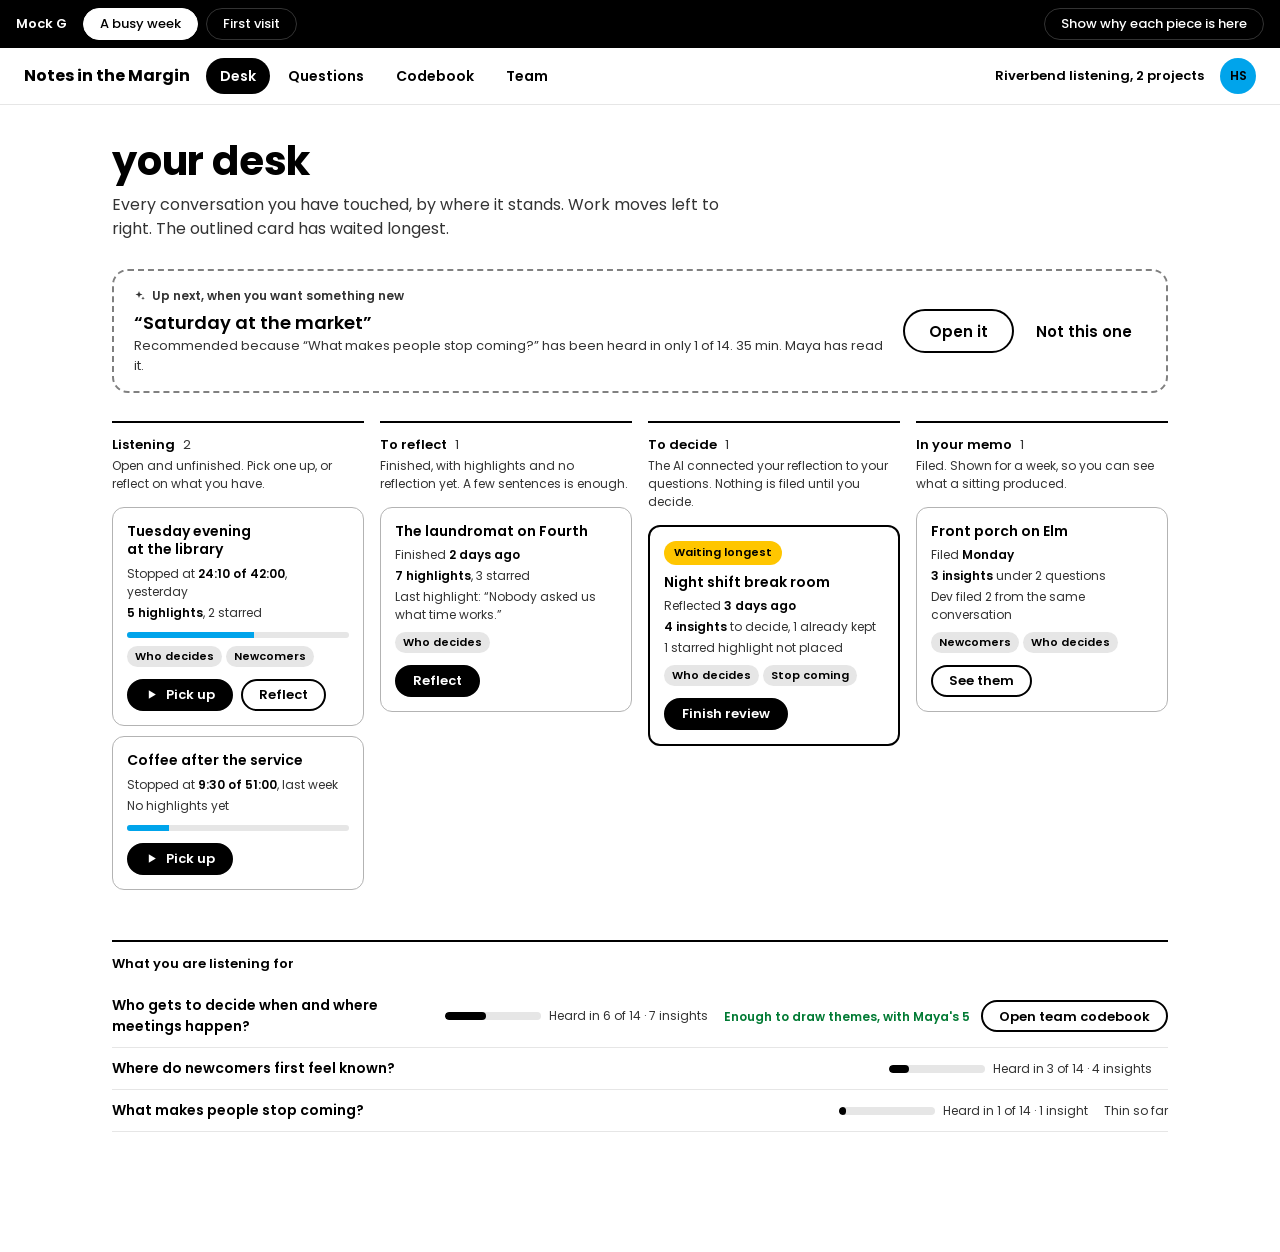
<file: mocks/mock-g-desk-board.html>
<!doctype html>
<html lang="en">
<head>
<meta charset="utf-8">
<meta name="viewport" content="width=device-width, initial-scale=1">
<title>Notes in the Margin, mock G: the desk as a board</title>
<link rel="preconnect" href="https://fonts.googleapis.com">
<link rel="preconnect" href="https://fonts.gstatic.com" crossorigin>
<link href="https://fonts.googleapis.com/css2?family=Poppins:wght@400;500;600;700&display=swap" rel="stylesheet">
<style>
/* Cortico brand book v08.2026: three primaries, five accents, four greys. Poppins only. */
:root{
  --black:#000000; --white:#FFFFFF; --blue:#00A4EB; --blue-tint:#B3E4F9;
  --yellow:#FFC600; --yellow-tint:#FFF1BF; --red:#FF423A; --green:#007A33;
  --g1:#E6E6E6; --g2:#B3B3B3; --g3:#808080; --g4:#333333;
  --proto:48px; --app:57px;
  --ease:cubic-bezier(.4,0,.2,1);
  --font:Poppins,system-ui,sans-serif;
}
*{box-sizing:border-box}
html,body{margin:0}
body{background:var(--white);color:var(--black);font:400 15px/1.5 var(--font);-webkit-font-smoothing:antialiased;overflow-x:hidden}
button{font:inherit;color:inherit;cursor:pointer}
[hidden]{display:none!important}
:focus-visible{outline:2px solid var(--blue);outline-offset:2px;box-shadow:0 0 0 2px var(--black)}
.proto :focus-visible{box-shadow:none}
a{color:var(--black);text-decoration:underline;text-decoration-color:var(--blue);text-decoration-thickness:2px;text-underline-offset:3px}
svg.i{width:1em;height:1em;flex:none;fill:none;stroke:currentColor;stroke-width:2;stroke-linecap:round;stroke-linejoin:round;vertical-align:-.125em}
svg.i.fill{fill:currentColor;stroke:none}
h1,h2,h3{text-wrap:balance;margin:0}
p{margin:0}
ul,ol{margin:0;padding:0;list-style:none}

/* prototype bar, not part of the app */
.proto{position:sticky;top:0;z-index:60;height:var(--proto);background:var(--black);color:var(--white);display:flex;gap:8px;align-items:center;padding:0 16px;font-size:13px;overflow-x:auto;overflow-y:hidden;white-space:nowrap}
.proto strong{margin-right:8px;font-weight:600}
.proto button{flex:none;background:transparent;border:1px solid var(--g4);color:var(--white);border-radius:999px;height:32px;padding:0 16px;font-weight:500}
.proto button:hover{border-color:var(--white)}
.proto button[aria-pressed="true"]{background:var(--white);color:var(--black);border-color:var(--white)}
.proto .spacer{flex:1;min-width:16px}
.proto .notes-toggle[aria-pressed="true"]{background:var(--yellow);color:var(--black);border-color:var(--yellow);font-weight:600}
.proto .sep{width:1px;height:20px;background:var(--g4);flex:none;margin:0 4px}

.app{position:sticky;top:var(--proto);z-index:30;height:var(--app);background:var(--white);border-bottom:1px solid var(--g1);display:flex;align-items:center;gap:16px;padding:0 24px;overflow-x:auto}
.brand{font-size:16px;font-weight:700;white-space:nowrap}
.appnav{display:flex;align-items:center;gap:4px}
.appnav span{height:36px;padding:0 14px;border-radius:999px;font-size:14px;font-weight:600;white-space:nowrap;display:inline-flex;align-items:center}
.appnav span[aria-current="page"]{background:var(--black);color:var(--white)}
.app .grow{flex:1}
.ws{font-size:13px;font-weight:600;white-space:nowrap}
.avatar{flex:none;width:36px;height:36px;border-radius:50%;background:var(--blue);display:grid;place-items:center;font-size:12px;font-weight:600}

.btn{font:600 15px/1 var(--font);height:44px;padding:0 24px;border-radius:999px;border:2px solid var(--black);background:var(--black);color:var(--white);display:inline-flex;align-items:center;justify-content:center;gap:8px;white-space:nowrap}
.btn.outline{background:transparent;color:var(--black)}
.btn.quiet{background:transparent;border-color:transparent;color:var(--black);padding:0 12px}
.btn.small{height:32px;padding:0 16px;font-size:13px}
.tag{display:inline-flex;align-items:center;gap:6px;height:24px;padding:0 10px;border-radius:999px;font-size:11px;font-weight:600;white-space:nowrap;flex:none}
.tag.yours{background:var(--yellow)}
.tag.ai{border:2px dashed var(--g3);background:var(--white)}
.tag.team{background:var(--blue-tint)}
.tag.when{background:var(--g1)}

.wrap{max-width:1120px;margin:0 auto;padding:32px 32px 120px}
.hello{font-size:13px;color:var(--g4);margin-bottom:8px}
.grid{display:grid;grid-template-columns:minmax(0,1.7fr) minmax(0,1fr);gap:40px;align-items:start}
.h2{font-size:13px;font-weight:600;letter-spacing:.02em;border-top:2px solid var(--black);padding-top:12px;margin-bottom:16px;display:flex;gap:8px;align-items:baseline;flex-wrap:wrap}
.h2 small{font-weight:400;color:var(--g4);font-size:13px}
section + section{margin-top:40px}


.note{display:none;background:var(--yellow-tint);border-left:4px solid var(--yellow);padding:10px 12px;margin:12px 0 0;font-size:12px;line-height:1.45;border-radius:0 8px 8px 0}
.note b{font-weight:600}
body.notes .note{display:block}
.bar{flex:none;width:96px;height:8px;border-radius:999px;background:var(--g1);overflow:hidden;display:inline-block}
.bar i{display:block;height:100%;background:var(--black);border-radius:999px}
.h1{font-weight:700;font-size:40px;line-height:1.2;letter-spacing:-.005em}
.lede{font-size:16px;color:var(--g4);max-width:64ch;margin:8px 0 28px}
.acts{display:flex;gap:8px;flex-wrap:wrap;align-items:center}

/* board */
.upnext{border:2px dashed var(--g3);border-radius:16px;padding:16px 20px;display:grid;grid-template-columns:minmax(0,1fr) auto;gap:8px 20px;align-items:center;margin-bottom:28px}
.upnext h2{font-size:18px;font-weight:600}
.upnext p{font-size:13px;color:var(--g4)}
.upnext .k{font-size:12px;font-weight:600;display:flex;gap:6px;align-items:center;margin-bottom:4px}
.board{display:grid;grid-template-columns:repeat(4,minmax(0,1fr));gap:16px;align-items:start}
.board .col{background:var(--white);border-top:2px solid var(--black);padding-top:12px;min-width:0;margin-top:0}
.col > h2{font-size:13px;font-weight:600;display:flex;gap:8px;align-items:baseline}
.col > h2 .n{font-weight:400;color:var(--g4)}
.col > .what{font-size:12px;color:var(--g4);margin:2px 0 14px;min-height:36px}
.card{border:1px solid var(--g2);border-radius:12px;padding:14px;margin-bottom:10px;position:relative}
.card.first{border:2px solid var(--black)}
.card h3{font-size:14px;font-weight:600;line-height:1.35}
.card .f{font-size:12px;color:var(--g4);margin-top:6px;display:flex;flex-direction:column;gap:3px}
.card .f b{color:var(--black);font-weight:600}
.card .qs{display:flex;gap:4px;flex-wrap:wrap;margin-top:8px}
.card .qs span{font-size:11px;font-weight:600;background:var(--g1);border-radius:999px;padding:2px 8px}
.card .acts{margin-top:12px}
.card .prog{height:6px;border-radius:999px;background:var(--g1);overflow:hidden;margin-top:10px}
.card .prog i{display:block;height:100%;background:var(--blue)}
.card .flag{margin-bottom:8px;display:flex;gap:6px;flex-wrap:wrap}
.empty{border:1px dashed var(--g2);border-radius:12px;padding:14px;font-size:12px;color:var(--g4)}
.arrow{font-size:11px;font-weight:600;color:var(--g3);margin:0 0 10px;display:flex;align-items:center;gap:6px}
.arrow::after{content:"";flex:1;height:1px;background:var(--g1)}
.strip{margin-top:40px;border-top:2px solid var(--black);padding-top:12px}
.strip h2{font-size:13px;font-weight:600;margin-bottom:12px}
.qrow{display:grid;grid-template-columns:minmax(0,1fr) auto auto;gap:8px 16px;align-items:center;padding:10px 0;border-bottom:1px solid var(--g1);font-size:13px}
.qrow b{font-weight:600;font-size:14px}
.qrow .m{color:var(--g4);font-size:12px;display:flex;gap:8px;align-items:center;white-space:nowrap}
.qrow .ready{color:var(--green);font-weight:600;font-size:12px}
@media (max-width:1000px){.board{grid-template-columns:repeat(2,minmax(0,1fr))}}
@media (max-width:640px){
  .wrap{padding:24px 16px 96px}.h1{font-size:30px}
  .board{grid-template-columns:minmax(0,1fr)}.col > .what{min-height:0}
  .upnext{grid-template-columns:minmax(0,1fr)}
  .qrow{grid-template-columns:minmax(0,1fr)}
}
</style>
</head>
<body>
<div class="proto" role="toolbar" aria-label="Prototype controls, not part of the app">
  <strong>Mock G</strong>
  <button data-state="busy" aria-pressed="true">A busy week</button>
  <button data-state="first" aria-pressed="false">First visit</button>
  <span class="spacer"></span>
  <button class="notes-toggle" id="notes" aria-pressed="false">Show why each piece is here</button>
</div>
<header class="app">
  <span class="brand">Notes in the Margin</span>
  <nav class="appnav" aria-label="Main">
    <span aria-current="page">Desk</span><span>Questions</span><span>Codebook</span><span>Team</span>
  </nav>
  <span class="grow"></span>
  <span class="ws">Riverbend listening, 2 projects</span>
  <span class="avatar" aria-hidden="true">HS</span>
</header>

<main class="wrap" id="desk"></main>
<script>
const sparkle = '<svg class="i fill" viewBox="0 0 24 24" aria-hidden="true"><path d="M10 2l1.8 5.2L17 9l-5.2 1.8L10 16l-1.8-5.2L3 9l5.2-1.8L10 2zm8 11l.9 2.6 2.6.9-2.6.9L18 20l-.9-2.6-2.6-.9 2.6-.9L18 13z"/></svg>';
const play = '<svg class="i fill" viewBox="0 0 24 24" aria-hidden="true"><path d="M7 4l13 8-13 8z"/></svg>';

const STATES = {
  busy: {
    lede: "Every conversation you have touched, by where it stands. Work moves left to right. The outlined card has waited longest.",
    up: { title: "\u201cSaturday at the market\u201d", why: "Recommended because \u201cWhat makes people stop coming?\u201d has been heard in only 1 of 14. 35 min. Maya has read it.", },
    cols: [
      { name: "Listening", what: "Open and unfinished. Pick one up, or reflect on what you have.", cards: [
        { title: "Tuesday evening at the library", facts: ["Stopped at <b>24:10 of 42:00</b>, yesterday", "<b>5 highlights</b>, 2 starred"], qs: ["Who decides", "Newcomers"], prog: 57, acts: [play + " Pick up", "Reflect"] },
        { title: "Coffee after the service", facts: ["Stopped at <b>9:30 of 51:00</b>, last week", "No highlights yet"], qs: [], prog: 19, acts: [play + " Pick up"] },
      ]},
      { name: "To reflect", what: "Finished, with highlights and no reflection yet. A few sentences is enough.", cards: [
        { title: "The laundromat on Fourth", facts: ["Finished <b>2 days ago</b>", "<b>7 highlights</b>, 3 starred", "Last highlight: \u201cNobody asked us what time works.\u201d"], qs: ["Who decides"], acts: ["Reflect"] },
      ]},
      { name: "To decide", what: "The AI connected your reflection to your questions. Nothing is filed until you decide.", cards: [
        { first: true, flag: ['<span class="tag yours">Waiting longest</span>'], title: "Night shift break room", facts: ["Reflected <b>3 days ago</b>", "<b>4 insights</b> to decide, 1 already kept", "1 starred highlight not placed"], qs: ["Who decides", "Stop coming"], acts: ["Finish review"] },
      ]},
      { name: "In your memo", what: "Filed. Shown for a week, so you can see what a sitting produced.", cards: [
        { title: "Front porch on Elm", facts: ["Filed <b>Monday</b>", "<b>3 insights</b> under 2 questions", "Dev filed 2 from the same conversation"], qs: ["Newcomers", "Who decides"], acts: ["See them"] },
      ]},
    ],
    questions: [
      { name: "Who gets to decide when and where meetings happen?", heard: 6, of: 14, insights: 7, ready: "Enough to draw themes, with Maya's 5", act: "Open team codebook" },
      { name: "Where do newcomers first feel known?", heard: 3, of: 14, insights: 4 },
      { name: "What makes people stop coming?", heard: 1, of: 14, insights: 1, thin: true },
    ],
  },
  first: {
    lede: "Conversations will move across these four columns as you work. Start by listening to one.",
    up: { title: "\u201cTuesday evening at the library\u201d", why: "A good first one: 42 min, and the conversation most of your team has read.", guide: true },
    cols: [
      { name: "Listening", what: "Open and unfinished.", empty: "Conversations you open land here, with your place kept." },
      { name: "To reflect", what: "Finished, no reflection yet.", empty: "When you finish one with highlights, it waits here for a few sentences from you." },
      { name: "To decide", what: "Insights waiting on you.", empty: "After you reflect, the AI suggests insights. You keep, edit or set aside each one here." },
      { name: "In your memo", what: "Filed this week.", empty: "What you file shows here, and to your team." },
    ],
    questions: [],
  },
};

function render(key) {
  const s = STATES[key];
  const cols = s.cols.map((c, i) => `<section class="col" aria-label="${c.name}">
      <h2>${c.name} <span class="n">${c.cards ? c.cards.length : 0}</span></h2>
      <p class="what">${c.what}</p>
      ${c.cards ? c.cards.map((k) => `<article class="card${k.first ? " first" : ""}">
          ${k.flag ? `<div class="flag">${k.flag.join("")}</div>` : ""}
          <h3>${k.title}</h3>
          <div class="f">${k.facts.map((f) => `<span>${f}</span>`).join("")}</div>
          ${k.prog ? `<div class="prog" role="img" aria-label="${k.prog}% heard"><i style="width:${k.prog}%"></i></div>` : ""}
          ${k.qs.length ? `<div class="qs">${k.qs.map((q) => `<span>${q}</span>`).join("")}</div>` : ""}
          <div class="acts">${k.acts.map((a, j) => `<button class="btn small${j || !k.first && i === 3 ? " outline" : ""}">${a}</button>`).join("")}</div>
        </article>`).join("") : `<p class="empty">${c.empty}</p>`}
    </section>`).join("");
  const questions = s.questions.length ? s.questions.map((q) => `<div class="qrow"><b>${q.name}</b>
      <span class="m"><span class="bar" role="img" aria-label="Heard in ${q.heard} of ${q.of}"><i style="width:${Math.round(q.heard / q.of * 100)}%"></i></span>Heard in ${q.heard} of ${q.of} \u00b7 ${q.insights} ${q.insights === 1 ? "insight" : "insights"}</span>
      <span>${q.ready ? `<span class="ready">${q.ready}</span> <button class="btn small outline" style="margin-left:8px">${q.act}</button>` : q.thin ? '<span class="m">Thin so far</span>' : ""}</span></div>`).join("")
    : '<p style="font-size:13px;color:var(--g4)">No questions yet. <a href="#">Jot one down</a>, or start listening and add one when something catches you.</p>';
  document.getElementById("desk").innerHTML = `
    <h1 class="h1">your desk</h1>
    <p class="lede">${s.lede}</p>
    <div class="upnext">
      <div><p class="k">${sparkle} Up next, when you want something new</p><h2>${s.up.title}</h2><p>${s.up.why}</p></div>
      <div class="acts"><button class="btn${key === "first" ? "" : " outline"}">Open it</button><button class="btn quiet">Not this one</button></div>
    </div>
    <p class="note"><b>Up next sits above the board, not in it,</b> because a recommendation is an offer and the board is your own work. <b>Info needed:</b> why this one, its length, and whether a teammate has read it.</p>
    <div class="board">${cols}</div>
    <p class="note"><b>The actions:</b> Pick up (Listening), Reflect (Listening or To reflect), Finish review (To decide). <b>When:</b> a card's column is its when. <b>Info needed:</b> each card carries the facts for its own step: place and highlights for listening, last highlight for reflecting, counts and age for deciding. The outlined card is the one that has waited longest, so there is still a single suggested start.</p>
    <section class="strip" aria-labelledby="q-h">
      <h2 id="q-h">What you are listening for</h2>
      ${questions}
      <p class="note"><b>Questions run under the board</b> because they cut across conversations. Drawing themes is offered on a question, not on a card, once it has enough filed insights.</p>
    </section>`;
}

const buttons = [...document.querySelectorAll("[data-state]")];
function show(key) {
  buttons.forEach((b) => b.setAttribute("aria-pressed", String(b.dataset.state === key)));
  render(key);
  window.scrollTo(0, 0);
}
buttons.forEach((b) => b.addEventListener("click", () => show(b.dataset.state)));
const notes = document.getElementById("notes");
notes.addEventListener("click", () => {
  const on = document.body.classList.toggle("notes");
  notes.setAttribute("aria-pressed", String(on));
});
const params = new URLSearchParams(location.search);
show(params.get("s") || buttons[0].dataset.state);
if (params.get("notes")) notes.click();
</script>
</body>
</html>
</file>
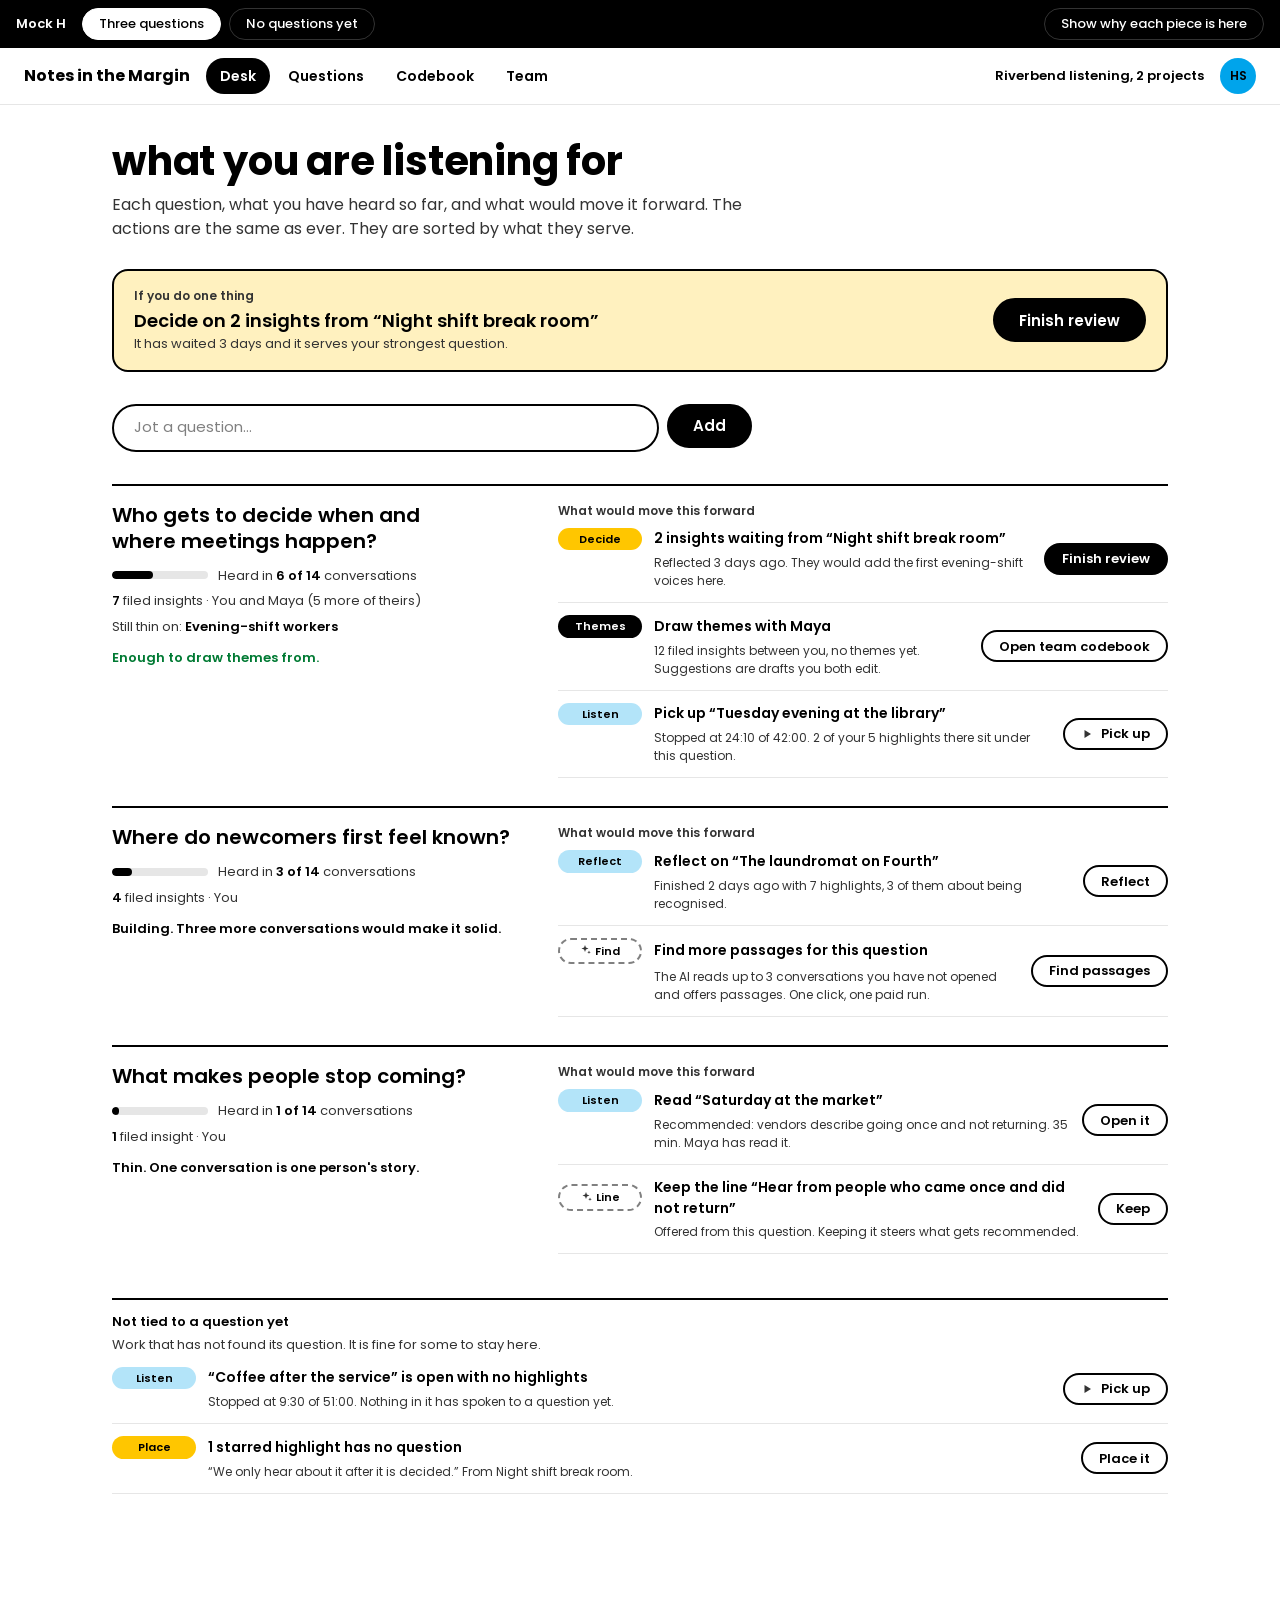
<file: mocks/mock-h-desk-by-question.html>
<!doctype html>
<html lang="en">
<head>
<meta charset="utf-8">
<meta name="viewport" content="width=device-width, initial-scale=1">
<title>Notes in the Margin, mock H: the desk by question</title>
<link rel="preconnect" href="https://fonts.googleapis.com">
<link rel="preconnect" href="https://fonts.gstatic.com" crossorigin>
<link href="https://fonts.googleapis.com/css2?family=Poppins:wght@400;500;600;700&display=swap" rel="stylesheet">
<style>
/* Cortico brand book v08.2026: three primaries, five accents, four greys. Poppins only. */
:root{
  --black:#000000; --white:#FFFFFF; --blue:#00A4EB; --blue-tint:#B3E4F9;
  --yellow:#FFC600; --yellow-tint:#FFF1BF; --red:#FF423A; --green:#007A33;
  --g1:#E6E6E6; --g2:#B3B3B3; --g3:#808080; --g4:#333333;
  --proto:48px; --app:57px;
  --ease:cubic-bezier(.4,0,.2,1);
  --font:Poppins,system-ui,sans-serif;
}
*{box-sizing:border-box}
html,body{margin:0}
body{background:var(--white);color:var(--black);font:400 15px/1.5 var(--font);-webkit-font-smoothing:antialiased;overflow-x:hidden}
button{font:inherit;color:inherit;cursor:pointer}
[hidden]{display:none!important}
:focus-visible{outline:2px solid var(--blue);outline-offset:2px;box-shadow:0 0 0 2px var(--black)}
.proto :focus-visible{box-shadow:none}
a{color:var(--black);text-decoration:underline;text-decoration-color:var(--blue);text-decoration-thickness:2px;text-underline-offset:3px}
svg.i{width:1em;height:1em;flex:none;fill:none;stroke:currentColor;stroke-width:2;stroke-linecap:round;stroke-linejoin:round;vertical-align:-.125em}
svg.i.fill{fill:currentColor;stroke:none}
h1,h2,h3{text-wrap:balance;margin:0}
p{margin:0}
ul,ol{margin:0;padding:0;list-style:none}

/* prototype bar, not part of the app */
.proto{position:sticky;top:0;z-index:60;height:var(--proto);background:var(--black);color:var(--white);display:flex;gap:8px;align-items:center;padding:0 16px;font-size:13px;overflow-x:auto;overflow-y:hidden;white-space:nowrap}
.proto strong{margin-right:8px;font-weight:600}
.proto button{flex:none;background:transparent;border:1px solid var(--g4);color:var(--white);border-radius:999px;height:32px;padding:0 16px;font-weight:500}
.proto button:hover{border-color:var(--white)}
.proto button[aria-pressed="true"]{background:var(--white);color:var(--black);border-color:var(--white)}
.proto .spacer{flex:1;min-width:16px}
.proto .notes-toggle[aria-pressed="true"]{background:var(--yellow);color:var(--black);border-color:var(--yellow);font-weight:600}
.proto .sep{width:1px;height:20px;background:var(--g4);flex:none;margin:0 4px}

.app{position:sticky;top:var(--proto);z-index:30;height:var(--app);background:var(--white);border-bottom:1px solid var(--g1);display:flex;align-items:center;gap:16px;padding:0 24px;overflow-x:auto}
.brand{font-size:16px;font-weight:700;white-space:nowrap}
.appnav{display:flex;align-items:center;gap:4px}
.appnav span{height:36px;padding:0 14px;border-radius:999px;font-size:14px;font-weight:600;white-space:nowrap;display:inline-flex;align-items:center}
.appnav span[aria-current="page"]{background:var(--black);color:var(--white)}
.app .grow{flex:1}
.ws{font-size:13px;font-weight:600;white-space:nowrap}
.avatar{flex:none;width:36px;height:36px;border-radius:50%;background:var(--blue);display:grid;place-items:center;font-size:12px;font-weight:600}

.btn{font:600 15px/1 var(--font);height:44px;padding:0 24px;border-radius:999px;border:2px solid var(--black);background:var(--black);color:var(--white);display:inline-flex;align-items:center;justify-content:center;gap:8px;white-space:nowrap}
.btn.outline{background:transparent;color:var(--black)}
.btn.quiet{background:transparent;border-color:transparent;color:var(--black);padding:0 12px}
.btn.small{height:32px;padding:0 16px;font-size:13px}
.tag{display:inline-flex;align-items:center;gap:6px;height:24px;padding:0 10px;border-radius:999px;font-size:11px;font-weight:600;white-space:nowrap;flex:none}
.tag.yours{background:var(--yellow)}
.tag.ai{border:2px dashed var(--g3);background:var(--white)}
.tag.team{background:var(--blue-tint)}
.tag.when{background:var(--g1)}

.wrap{max-width:1120px;margin:0 auto;padding:32px 32px 120px}
.hello{font-size:13px;color:var(--g4);margin-bottom:8px}
.grid{display:grid;grid-template-columns:minmax(0,1.7fr) minmax(0,1fr);gap:40px;align-items:start}
.h2{font-size:13px;font-weight:600;letter-spacing:.02em;border-top:2px solid var(--black);padding-top:12px;margin-bottom:16px;display:flex;gap:8px;align-items:baseline;flex-wrap:wrap}
.h2 small{font-weight:400;color:var(--g4);font-size:13px}
section + section{margin-top:40px}


.note{display:none;background:var(--yellow-tint);border-left:4px solid var(--yellow);padding:10px 12px;margin:12px 0 0;font-size:12px;line-height:1.45;border-radius:0 8px 8px 0}
.note b{font-weight:600}
body.notes .note{display:block}
.bar{flex:none;width:96px;height:8px;border-radius:999px;background:var(--g1);overflow:hidden;display:inline-block}
.bar i{display:block;height:100%;background:var(--black);border-radius:999px}
.h1{font-weight:700;font-size:40px;line-height:1.2;letter-spacing:-.005em}
.lede{font-size:16px;color:var(--g4);max-width:64ch;margin:8px 0 28px}
.acts{display:flex;gap:8px;flex-wrap:wrap;align-items:center}

.first{border:2px solid var(--black);border-radius:16px;padding:16px 20px;display:grid;grid-template-columns:minmax(0,1fr) auto;gap:8px 20px;align-items:center;margin-bottom:32px;background:var(--yellow-tint)}
.first .k{font-size:12px;font-weight:600;margin-bottom:2px}
.first h2{font-size:18px;font-weight:600}
.first p{font-size:13px;color:var(--g4)}
.qcard{border-top:2px solid var(--black);padding:16px 0 28px;display:grid;grid-template-columns:minmax(0,1fr) minmax(0,1.5fr);gap:16px 40px}
.qcard h2{font-size:20px;font-weight:600;line-height:1.3}
.qcard .state{margin-top:12px;font-size:13px;color:var(--g4);display:flex;flex-direction:column;gap:6px}
.qcard .state .row{display:flex;gap:10px;align-items:center;flex-wrap:wrap}
.qcard .state b{color:var(--black);font-weight:600}
.verdict{margin-top:12px;font-size:13px;font-weight:600}
.verdict.ready{color:var(--green)}
.moves h3{font-size:12px;font-weight:600;color:var(--g4);margin-bottom:8px}
.move{display:grid;grid-template-columns:auto minmax(0,1fr) auto;gap:4px 12px;align-items:center;padding:12px 0;border-bottom:1px solid var(--g1)}
.move:first-of-type{padding-top:0}
.move .kind{width:84px;font-size:11px;font-weight:600;border-radius:999px;padding:3px 0;text-align:center;background:var(--g1)}
.move .kind.decide{background:var(--yellow)}
.move .kind.read{background:var(--blue-tint)}
.move .kind.themes{background:var(--black);color:var(--white)}
.move .kind.ai{background:var(--white);border:2px dashed var(--g3)}
.move .t{font-size:14px;font-weight:600}
.move .i{grid-column:2;font-size:12px;color:var(--g4)}
.move .btn{grid-row:1/3;grid-column:3}
.loose{margin-top:16px;border-top:2px solid var(--black);padding-top:12px}
.loose > h2{font-size:13px;font-weight:600;margin-bottom:4px}
.loose > p{font-size:13px;color:var(--g4);margin-bottom:12px}
.jotbig{display:flex;gap:8px;margin:0 0 32px;max-width:640px}
.jotbig div{flex:1;height:48px;border:2px solid var(--black);border-radius:999px;padding:0 20px;display:flex;align-items:center;color:var(--g3);min-width:0}
.ideas{display:grid;grid-template-columns:repeat(auto-fit,minmax(240px,1fr));gap:12px;margin-bottom:32px}
.idea{border:2px dashed var(--g3);border-radius:12px;padding:14px;font-size:13px}
.idea b{display:block;font-size:14px;margin-bottom:2px}
.idea p{color:var(--g4);margin-bottom:10px}
@media (max-width:820px){
  .wrap{padding:24px 16px 96px}.h1{font-size:30px}
  .qcard{grid-template-columns:minmax(0,1fr)}
  .first{grid-template-columns:minmax(0,1fr)}
  .move{grid-template-columns:auto minmax(0,1fr)}
  .move .btn{grid-row:auto;grid-column:2;justify-self:start;margin-top:6px}
}
</style>
</head>
<body>
<div class="proto" role="toolbar" aria-label="Prototype controls, not part of the app">
  <strong>Mock H</strong>
  <button data-state="three" aria-pressed="true">Three questions</button>
  <button data-state="none" aria-pressed="false">No questions yet</button>
  <span class="spacer"></span>
  <button class="notes-toggle" id="notes" aria-pressed="false">Show why each piece is here</button>
</div>
<header class="app">
  <span class="brand">Notes in the Margin</span>
  <nav class="appnav" aria-label="Main">
    <span aria-current="page">Desk</span><span>Questions</span><span>Codebook</span><span>Team</span>
  </nav>
  <span class="grow"></span>
  <span class="ws">Riverbend listening, 2 projects</span>
  <span class="avatar" aria-hidden="true">HS</span>
</header>

<main class="wrap" id="desk"></main>
<script>
const sparkle = '<svg class="i fill" viewBox="0 0 24 24" aria-hidden="true"><path d="M10 2l1.8 5.2L17 9l-5.2 1.8L10 16l-1.8-5.2L3 9l5.2-1.8L10 2zm8 11l.9 2.6 2.6.9-2.6.9L18 20l-.9-2.6-2.6-.9 2.6-.9L18 13z"/></svg>';
const play = '<svg class="i fill" viewBox="0 0 24 24" aria-hidden="true"><path d="M7 4l13 8-13 8z"/></svg>';

const QUESTIONS = [
  { name: "Who gets to decide when and where meetings happen?", heard: 6, of: 14, insights: 7, people: "You and Maya (5 more of theirs)", verdict: ["ready", "Enough to draw themes from."], thin: "Evening-shift workers",
    moves: [
      { kind: "decide", label: "Decide", t: "2 insights waiting from \u201cNight shift break room\u201d", i: "Reflected 3 days ago. They would add the first evening-shift voices here.", act: "Finish review", primary: true },
      { kind: "themes", label: "Themes", t: "Draw themes with Maya", i: "12 filed insights between you, no themes yet. Suggestions are drafts you both edit.", act: "Open team codebook" },
      { kind: "read", label: "Listen", t: "Pick up \u201cTuesday evening at the library\u201d", i: "Stopped at 24:10 of 42:00. 2 of your 5 highlights there sit under this question.", act: play + " Pick up" },
    ]},
  { name: "Where do newcomers first feel known?", heard: 3, of: 14, insights: 4, people: "You", verdict: ["", "Building. Three more conversations would make it solid."],
    moves: [
      { kind: "read", label: "Reflect", t: "Reflect on \u201cThe laundromat on Fourth\u201d", i: "Finished 2 days ago with 7 highlights, 3 of them about being recognised.", act: "Reflect" },
      { kind: "ai", label: sparkle + " Find", t: "Find more passages for this question", i: "The AI reads up to 3 conversations you have not opened and offers passages. One click, one paid run.", act: "Find passages" },
    ]},
  { name: "What makes people stop coming?", heard: 1, of: 14, insights: 1, people: "You", verdict: ["", "Thin. One conversation is one person's story."],
    moves: [
      { kind: "read", label: "Listen", t: "Read \u201cSaturday at the market\u201d", i: "Recommended: vendors describe going once and not returning. 35 min. Maya has read it.", act: "Open it" },
      { kind: "ai", label: sparkle + " Line", t: "Keep the line \u201cHear from people who came once and did not return\u201d", i: "Offered from this question. Keeping it steers what gets recommended.", act: "Keep" },
    ]},
];
const STATES = {
  three: { lede: "Each question, what you have heard so far, and what would move it forward. The actions are the same as ever. They are sorted by what they serve.", questions: QUESTIONS,
    first: { t: "Decide on 2 insights from \u201cNight shift break room\u201d", i: "It has waited 3 days and it serves your strongest question.", act: "Finish review" },
    loose: [
      { kind: "read", label: "Listen", t: "\u201cCoffee after the service\u201d is open with no highlights", i: "Stopped at 9:30 of 51:00. Nothing in it has spoken to a question yet.", act: play + " Pick up" },
      { kind: "decide", label: "Place", t: "1 starred highlight has no question", i: "\u201cWe only hear about it after it is decided.\u201d From Night shift break room.", act: "Place it" },
    ]},
  none: { lede: "The desk is organised around what you are listening for. Start with one question. It is scratch paper, not a plan.", questions: [],
    ideas: [
      { t: "What would make it easier to show up?", r: "From the Riverbend East conversation guide." },
      { t: "Who do you turn to when something goes wrong?", r: "From the Riverbend West conversation guide." },
      { t: "Who gets to decide when meetings happen?", r: "Maya is asking this. Sharing a question lets your insights sit together." },
    ],
    loose: [
      { kind: "read", label: "Listen", t: "Or just start with \u201cTuesday evening at the library\u201d", i: "42 min. Add a question when something catches you. Highlights can be placed under it later.", act: "Open it" },
    ]},
};
const move = (m) => `<div class="move"><span class="kind ${m.kind}">${m.label}</span><span class="t">${m.t}</span>
  <button class="btn small${m.primary ? "" : " outline"}">${m.act}</button><span class="i">${m.i}</span></div>`;

function render(key) {
  const s = STATES[key];
  const qs = s.questions.map((q) => `<article class="qcard">
      <div>
        <h2>${q.name}</h2>
        <div class="state">
          <span class="row"><span class="bar" role="img" aria-label="Heard in ${q.heard} of ${q.of}"><i style="width:${Math.round(q.heard / q.of * 100)}%"></i></span><span>Heard in <b>${q.heard} of ${q.of}</b> conversations</span></span>
          <span><b>${q.insights}</b> filed ${q.insights === 1 ? "insight" : "insights"} \u00b7 ${q.people}</span>
          ${q.thin ? `<span>Still thin on: <b>${q.thin}</b></span>` : ""}
        </div>
        <p class="verdict ${q.verdict[0]}">${q.verdict[1]}</p>
      </div>
      <div class="moves"><h3>What would move this forward</h3>${q.moves.map(move).join("")}</div>
    </article>`).join("");
  document.getElementById("desk").innerHTML = `
    <h1 class="h1">what you are listening for</h1>
    <p class="lede">${s.lede}</p>
    ${s.first ? `<div class="first"><div><p class="k">If you do one thing</p><h2>${s.first.t}</h2><p>${s.first.i}</p></div><button class="btn">${s.first.act}</button></div>
      <p class="note" style="margin:-20px 0 28px"><b>One suggested start</b> survives from mock F, as a slim banner. It is the oldest waiting decision, and it names the question it serves.</p>` : ""}
    <div class="jotbig"><div>Jot a question\u2026</div><button class="btn">Add</button></div>
    ${s.ideas ? `<div class="ideas">${s.ideas.map((i) => `<div class="idea"><b>${i.t}</b><p>${i.r}</p><button class="btn small">Use this</button></div>`).join("")}</div>
      <p class="note" style="margin:-20px 0 28px"><b>When:</b> only with no questions. <b>Info needed:</b> where each idea comes from, including a teammate's question you could share.</p>` : ""}
    ${qs}
    ${s.questions.length ? `<p class="note"><b>Left side, the info:</b> how widely the question has been heard, how much is filed, who else is on it, and where it is thin, ending in a plain verdict. <b>Right side, the actions:</b> at most three, each tagged by kind (Decide, Reflect, Listen, Themes, or an AI lever) with the facts that tie it to this question. <b>When:</b> an action appears under a question once it would add to that question.</p>` : ""}
    <section class="loose" aria-labelledby="l-h">
      <h2 id="l-h">${s.questions.length ? "Not tied to a question yet" : "Prefer to listen first?"}</h2>
      <p>${s.questions.length ? "Work that has not found its question. It is fine for some to stay here." : "You do not need a question to begin."}</p>
      ${s.loose.map(move).join("")}
      <p class="note"><b>Why this section exists:</b> not everything serves a question, and hiding it would lose work. An open conversation with no highlights and a starred highlight with no home both wait here.</p>
    </section>`;
}

const buttons = [...document.querySelectorAll("[data-state]")];
function show(key) {
  buttons.forEach((b) => b.setAttribute("aria-pressed", String(b.dataset.state === key)));
  render(key);
  window.scrollTo(0, 0);
}
buttons.forEach((b) => b.addEventListener("click", () => show(b.dataset.state)));
const notes = document.getElementById("notes");
notes.addEventListener("click", () => {
  const on = document.body.classList.toggle("notes");
  notes.setAttribute("aria-pressed", String(on));
});
const params = new URLSearchParams(location.search);
show(params.get("s") || buttons[0].dataset.state);
if (params.get("notes")) notes.click();
</script>
</body>
</html>
</file>
